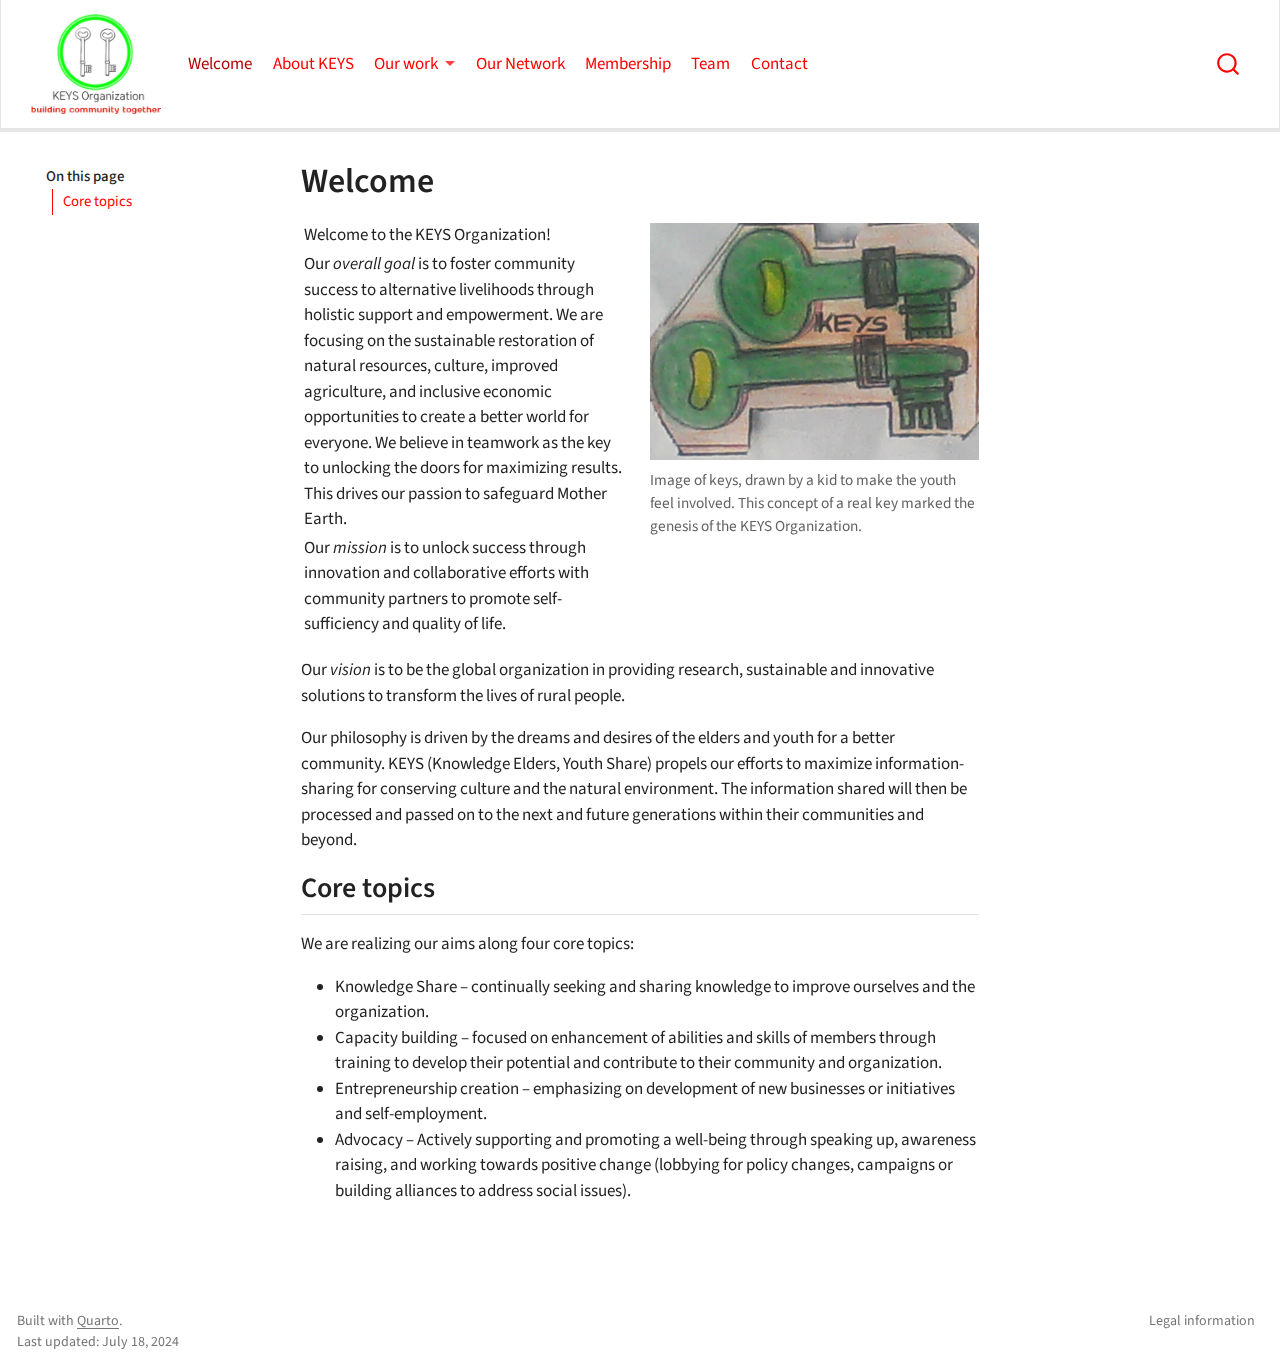
<file: index.html>
<!DOCTYPE html>
<html xmlns="http://www.w3.org/1999/xhtml" lang="en" xml:lang="en"><head>

<meta charset="utf-8">
<meta name="generator" content="quarto-1.5.55">

<meta name="viewport" content="width=device-width, initial-scale=1.0, user-scalable=yes">

<meta name="dcterms.date" content="2024-07-18">

<title>Welcome – </title>
<style>
code{white-space: pre-wrap;}
span.smallcaps{font-variant: small-caps;}
div.columns{display: flex; gap: min(4vw, 1.5em);}
div.column{flex: auto; overflow-x: auto;}
div.hanging-indent{margin-left: 1.5em; text-indent: -1.5em;}
ul.task-list{list-style: none;}
ul.task-list li input[type="checkbox"] {
  width: 0.8em;
  margin: 0 0.8em 0.2em -1em; /* quarto-specific, see https://github.com/quarto-dev/quarto-cli/issues/4556 */ 
  vertical-align: middle;
}
</style>


<script src="site_libs/quarto-nav/quarto-nav.js"></script>
<script src="site_libs/quarto-nav/headroom.min.js"></script>
<script src="site_libs/clipboard/clipboard.min.js"></script>
<script src="site_libs/quarto-search/autocomplete.umd.js"></script>
<script src="site_libs/quarto-search/fuse.min.js"></script>
<script src="site_libs/quarto-search/quarto-search.js"></script>
<meta name="quarto:offset" content="./">
<link href="./assets/img/favicons/favicon-32x32.png" rel="icon" type="image/png">
<script src="site_libs/quarto-html/quarto.js"></script>
<script src="site_libs/quarto-html/popper.min.js"></script>
<script src="site_libs/quarto-html/tippy.umd.min.js"></script>
<script src="site_libs/quarto-html/anchor.min.js"></script>
<link href="site_libs/quarto-html/tippy.css" rel="stylesheet">
<link href="site_libs/quarto-html/quarto-syntax-highlighting.css" rel="stylesheet" id="quarto-text-highlighting-styles">
<script src="site_libs/bootstrap/bootstrap.min.js"></script>
<link href="site_libs/bootstrap/bootstrap-icons.css" rel="stylesheet">
<link href="site_libs/bootstrap/bootstrap.min.css" rel="stylesheet" id="quarto-bootstrap" data-mode="light">
<script id="quarto-search-options" type="application/json">{
  "location": "navbar",
  "copy-button": false,
  "collapse-after": 3,
  "panel-placement": "end",
  "type": "overlay",
  "limit": 50,
  "keyboard-shortcut": [
    "f",
    "/",
    "s"
  ],
  "show-item-context": false,
  "language": {
    "search-no-results-text": "No results",
    "search-matching-documents-text": "matching documents",
    "search-copy-link-title": "Copy link to search",
    "search-hide-matches-text": "Hide additional matches",
    "search-more-match-text": "more match in this document",
    "search-more-matches-text": "more matches in this document",
    "search-clear-button-title": "Clear",
    "search-text-placeholder": "",
    "search-detached-cancel-button-title": "Cancel",
    "search-submit-button-title": "Submit",
    "search-label": "Search"
  }
}</script>


<link rel="stylesheet" href="styles.css">
</head>

<body class="floating nav-fixed">

<div id="quarto-search-results"></div>
  <header id="quarto-header" class="headroom fixed-top">
    <nav class="navbar navbar-expand-lg " data-bs-theme="dark">
      <div class="navbar-container container-fluid">
      <div class="navbar-brand-container mx-auto">
    <a class="navbar-brand" href="./index.html">
    <span class="navbar-title"><img src="assets/logo_text.png" height="100" alt="Logo KEYS"></span>
    </a>
  </div>
            <div id="quarto-search" class="" title="Search"></div>
          <button class="navbar-toggler" type="button" data-bs-toggle="collapse" data-bs-target="#navbarCollapse" aria-controls="navbarCollapse" role="menu" aria-expanded="false" aria-label="Toggle navigation" onclick="if (window.quartoToggleHeadroom) { window.quartoToggleHeadroom(); }">
  <span class="navbar-toggler-icon"></span>
</button>
          <div class="collapse navbar-collapse" id="navbarCollapse">
            <ul class="navbar-nav navbar-nav-scroll me-auto">
  <li class="nav-item">
    <a class="nav-link active" href="./index.html" aria-current="page"> 
<span class="menu-text">Welcome</span></a>
  </li>  
  <li class="nav-item">
    <a class="nav-link" href="./about.html"> 
<span class="menu-text">About KEYS</span></a>
  </li>  
  <li class="nav-item dropdown ">
    <a class="nav-link dropdown-toggle" href="#" id="nav-menu-our-work" role="link" data-bs-toggle="dropdown" aria-expanded="false">
 <span class="menu-text">Our work</span>
    </a>
    <ul class="dropdown-menu" aria-labelledby="nav-menu-our-work">    
        <li>
    <a class="dropdown-item" href="./work.html">
 <span class="dropdown-text">Overview</span></a>
  </li>  
        <li>
    <a class="dropdown-item" href="./work_AgainstChildMarriage.html">
 <span class="dropdown-text">Fight against child marriage</span></a>
  </li>  
    </ul>
  </li>
  <li class="nav-item">
    <a class="nav-link" href="./network.html"> 
<span class="menu-text">Our Network</span></a>
  </li>  
  <li class="nav-item">
    <a class="nav-link" href="./membership.html"> 
<span class="menu-text">Membership</span></a>
  </li>  
  <li class="nav-item">
    <a class="nav-link" href="./team.html"> 
<span class="menu-text">Team</span></a>
  </li>  
  <li class="nav-item">
    <a class="nav-link" href="./contact.html"> 
<span class="menu-text">Contact</span></a>
  </li>  
</ul>
          </div> <!-- /navcollapse -->
            <div class="quarto-navbar-tools">
</div>
      </div> <!-- /container-fluid -->
    </nav>
</header>
<!-- content -->
<div id="quarto-content" class="quarto-container page-columns page-rows-contents page-layout-article page-navbar">
<!-- sidebar -->
  <nav id="quarto-sidebar" class="sidebar collapse collapse-horizontal quarto-sidebar-collapse-item sidebar-navigation floating overflow-auto">
    <nav id="TOC" role="doc-toc" class="toc-active">
    <h2 id="toc-title">On this page</h2>
   
  <ul>
  <li><a href="#core-topics" id="toc-core-topics" class="nav-link active" data-scroll-target="#core-topics">Core topics</a></li>
  </ul>
</nav>
</nav>
<div id="quarto-sidebar-glass" class="quarto-sidebar-collapse-item" data-bs-toggle="collapse" data-bs-target=".quarto-sidebar-collapse-item"></div>
<!-- margin-sidebar -->
    <div id="quarto-margin-sidebar" class="sidebar margin-sidebar zindex-bottom">
    </div>
<!-- main -->
<main class="content" id="quarto-document-content">

<header id="title-block-header">
<h1 class="title display-7">Welcome</h1>
</header>


<div>

</div>
<div class="quarto-layout-panel" data-layout-ncol="2">
<div class="quarto-layout-row">
<div id="column-text" class="quarto-layout-cell" style="flex-basis: 50.0%;justify-content: flex-start;">
<p>Welcome to the KEYS Organization!</p>
<p>Our <em>overall goal</em> is to foster community success to alternative livelihoods through holistic support and empowerment. We are focusing on the sustainable restoration of natural resources, culture, improved agriculture, and inclusive economic opportunities to create a better world for everyone. We believe in teamwork as the key to unlocking the doors for maximizing results. This drives our passion to safeguard Mother Earth.</p>
<p>Our <em>mission</em> is to unlock success through innovation and collaborative efforts with community partners to promote self-sufficiency and quality of life.</p>
</div>
<div id="column-image" class="quarto-layout-cell" style="flex-basis: 50.0%;justify-content: flex-start;">
<div class="quarto-figure quarto-figure-center">
<figure class="figure">
<p><img src="assets/img/Keys_drawing.png" class="img-fluid figure-img" alt="Kid's drawing of two green keys that are arranged in parallel. Between the two keys is thw word 'keys' written in capitals."></p>
<figcaption>Image of keys, drawn by a kid to make the youth feel involved. This concept of a real key marked the genesis of the KEYS Organization.</figcaption>
</figure>
</div>
</div>
</div>
</div>
<p>Our <em>vision</em> is to be the global organization in providing research, sustainable and innovative solutions to transform the lives of rural people.</p>
<p>Our philosophy is driven by the dreams and desires of the elders and youth for a better community. KEYS (Knowledge Elders, Youth Share) propels our efforts to maximize information-sharing for conserving culture and the natural environment. The information shared will then be processed and passed on to the next and future generations within their communities and beyond.</p>
<section id="core-topics" class="level2">
<h2 class="anchored" data-anchor-id="core-topics">Core topics</h2>
<p>We are realizing our aims along four core topics:</p>
<ul>
<li>Knowledge Share – continually seeking and sharing knowledge to improve ourselves and the organization.</li>
<li>Capacity building – focused on enhancement of abilities and skills of members through training to develop their potential and contribute to their community and organization.</li>
<li>Entrepreneurship creation – emphasizing on development of new businesses or initiatives and self-employment.</li>
<li>Advocacy – Actively supporting and promoting a well-being through speaking up, awareness raising, and working towards positive change (lobbying for policy changes, campaigns or building alliances to address social issues).</li>
</ul>


</section>

</main> <!-- /main -->
<script id="quarto-html-after-body" type="application/javascript">
window.document.addEventListener("DOMContentLoaded", function (event) {
  const toggleBodyColorMode = (bsSheetEl) => {
    const mode = bsSheetEl.getAttribute("data-mode");
    const bodyEl = window.document.querySelector("body");
    if (mode === "dark") {
      bodyEl.classList.add("quarto-dark");
      bodyEl.classList.remove("quarto-light");
    } else {
      bodyEl.classList.add("quarto-light");
      bodyEl.classList.remove("quarto-dark");
    }
  }
  const toggleBodyColorPrimary = () => {
    const bsSheetEl = window.document.querySelector("link#quarto-bootstrap");
    if (bsSheetEl) {
      toggleBodyColorMode(bsSheetEl);
    }
  }
  toggleBodyColorPrimary();  
  const icon = "";
  const anchorJS = new window.AnchorJS();
  anchorJS.options = {
    placement: 'right',
    icon: icon
  };
  anchorJS.add('.anchored');
  const isCodeAnnotation = (el) => {
    for (const clz of el.classList) {
      if (clz.startsWith('code-annotation-')) {                     
        return true;
      }
    }
    return false;
  }
  const onCopySuccess = function(e) {
    // button target
    const button = e.trigger;
    // don't keep focus
    button.blur();
    // flash "checked"
    button.classList.add('code-copy-button-checked');
    var currentTitle = button.getAttribute("title");
    button.setAttribute("title", "Copied!");
    let tooltip;
    if (window.bootstrap) {
      button.setAttribute("data-bs-toggle", "tooltip");
      button.setAttribute("data-bs-placement", "left");
      button.setAttribute("data-bs-title", "Copied!");
      tooltip = new bootstrap.Tooltip(button, 
        { trigger: "manual", 
          customClass: "code-copy-button-tooltip",
          offset: [0, -8]});
      tooltip.show();    
    }
    setTimeout(function() {
      if (tooltip) {
        tooltip.hide();
        button.removeAttribute("data-bs-title");
        button.removeAttribute("data-bs-toggle");
        button.removeAttribute("data-bs-placement");
      }
      button.setAttribute("title", currentTitle);
      button.classList.remove('code-copy-button-checked');
    }, 1000);
    // clear code selection
    e.clearSelection();
  }
  const getTextToCopy = function(trigger) {
      const codeEl = trigger.previousElementSibling.cloneNode(true);
      for (const childEl of codeEl.children) {
        if (isCodeAnnotation(childEl)) {
          childEl.remove();
        }
      }
      return codeEl.innerText;
  }
  const clipboard = new window.ClipboardJS('.code-copy-button:not([data-in-quarto-modal])', {
    text: getTextToCopy
  });
  clipboard.on('success', onCopySuccess);
  if (window.document.getElementById('quarto-embedded-source-code-modal')) {
    // For code content inside modals, clipBoardJS needs to be initialized with a container option
    // TODO: Check when it could be a function (https://github.com/zenorocha/clipboard.js/issues/860)
    const clipboardModal = new window.ClipboardJS('.code-copy-button[data-in-quarto-modal]', {
      text: getTextToCopy,
      container: window.document.getElementById('quarto-embedded-source-code-modal')
    });
    clipboardModal.on('success', onCopySuccess);
  }
    var localhostRegex = new RegExp(/^(?:http|https):\/\/localhost\:?[0-9]*\//);
    var mailtoRegex = new RegExp(/^mailto:/);
      var filterRegex = new RegExp("https:\/\/archaeothommy\.github\.io\/KEYS");
    var isInternal = (href) => {
        return filterRegex.test(href) || localhostRegex.test(href) || mailtoRegex.test(href);
    }
    // Inspect non-navigation links and adorn them if external
 	var links = window.document.querySelectorAll('a[href]:not(.nav-link):not(.navbar-brand):not(.toc-action):not(.sidebar-link):not(.sidebar-item-toggle):not(.pagination-link):not(.no-external):not([aria-hidden]):not(.dropdown-item):not(.quarto-navigation-tool):not(.about-link)');
    for (var i=0; i<links.length; i++) {
      const link = links[i];
      if (!isInternal(link.href)) {
        // undo the damage that might have been done by quarto-nav.js in the case of
        // links that we want to consider external
        if (link.dataset.originalHref !== undefined) {
          link.href = link.dataset.originalHref;
        }
          // target, if specified
          link.setAttribute("target", "_blank");
          if (link.getAttribute("rel") === null) {
            link.setAttribute("rel", "noopener");
          }
      }
    }
  function tippyHover(el, contentFn, onTriggerFn, onUntriggerFn) {
    const config = {
      allowHTML: true,
      maxWidth: 500,
      delay: 100,
      arrow: false,
      appendTo: function(el) {
          return el.parentElement;
      },
      interactive: true,
      interactiveBorder: 10,
      theme: 'quarto',
      placement: 'bottom-start',
    };
    if (contentFn) {
      config.content = contentFn;
    }
    if (onTriggerFn) {
      config.onTrigger = onTriggerFn;
    }
    if (onUntriggerFn) {
      config.onUntrigger = onUntriggerFn;
    }
    window.tippy(el, config); 
  }
  const noterefs = window.document.querySelectorAll('a[role="doc-noteref"]');
  for (var i=0; i<noterefs.length; i++) {
    const ref = noterefs[i];
    tippyHover(ref, function() {
      // use id or data attribute instead here
      let href = ref.getAttribute('data-footnote-href') || ref.getAttribute('href');
      try { href = new URL(href).hash; } catch {}
      const id = href.replace(/^#\/?/, "");
      const note = window.document.getElementById(id);
      if (note) {
        return note.innerHTML;
      } else {
        return "";
      }
    });
  }
  const xrefs = window.document.querySelectorAll('a.quarto-xref');
  const processXRef = (id, note) => {
    // Strip column container classes
    const stripColumnClz = (el) => {
      el.classList.remove("page-full", "page-columns");
      if (el.children) {
        for (const child of el.children) {
          stripColumnClz(child);
        }
      }
    }
    stripColumnClz(note)
    if (id === null || id.startsWith('sec-')) {
      // Special case sections, only their first couple elements
      const container = document.createElement("div");
      if (note.children && note.children.length > 2) {
        container.appendChild(note.children[0].cloneNode(true));
        for (let i = 1; i < note.children.length; i++) {
          const child = note.children[i];
          if (child.tagName === "P" && child.innerText === "") {
            continue;
          } else {
            container.appendChild(child.cloneNode(true));
            break;
          }
        }
        if (window.Quarto?.typesetMath) {
          window.Quarto.typesetMath(container);
        }
        return container.innerHTML
      } else {
        if (window.Quarto?.typesetMath) {
          window.Quarto.typesetMath(note);
        }
        return note.innerHTML;
      }
    } else {
      // Remove any anchor links if they are present
      const anchorLink = note.querySelector('a.anchorjs-link');
      if (anchorLink) {
        anchorLink.remove();
      }
      if (window.Quarto?.typesetMath) {
        window.Quarto.typesetMath(note);
      }
      // TODO in 1.5, we should make sure this works without a callout special case
      if (note.classList.contains("callout")) {
        return note.outerHTML;
      } else {
        return note.innerHTML;
      }
    }
  }
  for (var i=0; i<xrefs.length; i++) {
    const xref = xrefs[i];
    tippyHover(xref, undefined, function(instance) {
      instance.disable();
      let url = xref.getAttribute('href');
      let hash = undefined; 
      if (url.startsWith('#')) {
        hash = url;
      } else {
        try { hash = new URL(url).hash; } catch {}
      }
      if (hash) {
        const id = hash.replace(/^#\/?/, "");
        const note = window.document.getElementById(id);
        if (note !== null) {
          try {
            const html = processXRef(id, note.cloneNode(true));
            instance.setContent(html);
          } finally {
            instance.enable();
            instance.show();
          }
        } else {
          // See if we can fetch this
          fetch(url.split('#')[0])
          .then(res => res.text())
          .then(html => {
            const parser = new DOMParser();
            const htmlDoc = parser.parseFromString(html, "text/html");
            const note = htmlDoc.getElementById(id);
            if (note !== null) {
              const html = processXRef(id, note);
              instance.setContent(html);
            } 
          }).finally(() => {
            instance.enable();
            instance.show();
          });
        }
      } else {
        // See if we can fetch a full url (with no hash to target)
        // This is a special case and we should probably do some content thinning / targeting
        fetch(url)
        .then(res => res.text())
        .then(html => {
          const parser = new DOMParser();
          const htmlDoc = parser.parseFromString(html, "text/html");
          const note = htmlDoc.querySelector('main.content');
          if (note !== null) {
            // This should only happen for chapter cross references
            // (since there is no id in the URL)
            // remove the first header
            if (note.children.length > 0 && note.children[0].tagName === "HEADER") {
              note.children[0].remove();
            }
            const html = processXRef(null, note);
            instance.setContent(html);
          } 
        }).finally(() => {
          instance.enable();
          instance.show();
        });
      }
    }, function(instance) {
    });
  }
      let selectedAnnoteEl;
      const selectorForAnnotation = ( cell, annotation) => {
        let cellAttr = 'data-code-cell="' + cell + '"';
        let lineAttr = 'data-code-annotation="' +  annotation + '"';
        const selector = 'span[' + cellAttr + '][' + lineAttr + ']';
        return selector;
      }
      const selectCodeLines = (annoteEl) => {
        const doc = window.document;
        const targetCell = annoteEl.getAttribute("data-target-cell");
        const targetAnnotation = annoteEl.getAttribute("data-target-annotation");
        const annoteSpan = window.document.querySelector(selectorForAnnotation(targetCell, targetAnnotation));
        const lines = annoteSpan.getAttribute("data-code-lines").split(",");
        const lineIds = lines.map((line) => {
          return targetCell + "-" + line;
        })
        let top = null;
        let height = null;
        let parent = null;
        if (lineIds.length > 0) {
            //compute the position of the single el (top and bottom and make a div)
            const el = window.document.getElementById(lineIds[0]);
            top = el.offsetTop;
            height = el.offsetHeight;
            parent = el.parentElement.parentElement;
          if (lineIds.length > 1) {
            const lastEl = window.document.getElementById(lineIds[lineIds.length - 1]);
            const bottom = lastEl.offsetTop + lastEl.offsetHeight;
            height = bottom - top;
          }
          if (top !== null && height !== null && parent !== null) {
            // cook up a div (if necessary) and position it 
            let div = window.document.getElementById("code-annotation-line-highlight");
            if (div === null) {
              div = window.document.createElement("div");
              div.setAttribute("id", "code-annotation-line-highlight");
              div.style.position = 'absolute';
              parent.appendChild(div);
            }
            div.style.top = top - 2 + "px";
            div.style.height = height + 4 + "px";
            div.style.left = 0;
            let gutterDiv = window.document.getElementById("code-annotation-line-highlight-gutter");
            if (gutterDiv === null) {
              gutterDiv = window.document.createElement("div");
              gutterDiv.setAttribute("id", "code-annotation-line-highlight-gutter");
              gutterDiv.style.position = 'absolute';
              const codeCell = window.document.getElementById(targetCell);
              const gutter = codeCell.querySelector('.code-annotation-gutter');
              gutter.appendChild(gutterDiv);
            }
            gutterDiv.style.top = top - 2 + "px";
            gutterDiv.style.height = height + 4 + "px";
          }
          selectedAnnoteEl = annoteEl;
        }
      };
      const unselectCodeLines = () => {
        const elementsIds = ["code-annotation-line-highlight", "code-annotation-line-highlight-gutter"];
        elementsIds.forEach((elId) => {
          const div = window.document.getElementById(elId);
          if (div) {
            div.remove();
          }
        });
        selectedAnnoteEl = undefined;
      };
        // Handle positioning of the toggle
    window.addEventListener(
      "resize",
      throttle(() => {
        elRect = undefined;
        if (selectedAnnoteEl) {
          selectCodeLines(selectedAnnoteEl);
        }
      }, 10)
    );
    function throttle(fn, ms) {
    let throttle = false;
    let timer;
      return (...args) => {
        if(!throttle) { // first call gets through
            fn.apply(this, args);
            throttle = true;
        } else { // all the others get throttled
            if(timer) clearTimeout(timer); // cancel #2
            timer = setTimeout(() => {
              fn.apply(this, args);
              timer = throttle = false;
            }, ms);
        }
      };
    }
      // Attach click handler to the DT
      const annoteDls = window.document.querySelectorAll('dt[data-target-cell]');
      for (const annoteDlNode of annoteDls) {
        annoteDlNode.addEventListener('click', (event) => {
          const clickedEl = event.target;
          if (clickedEl !== selectedAnnoteEl) {
            unselectCodeLines();
            const activeEl = window.document.querySelector('dt[data-target-cell].code-annotation-active');
            if (activeEl) {
              activeEl.classList.remove('code-annotation-active');
            }
            selectCodeLines(clickedEl);
            clickedEl.classList.add('code-annotation-active');
          } else {
            // Unselect the line
            unselectCodeLines();
            clickedEl.classList.remove('code-annotation-active');
          }
        });
      }
  const findCites = (el) => {
    const parentEl = el.parentElement;
    if (parentEl) {
      const cites = parentEl.dataset.cites;
      if (cites) {
        return {
          el,
          cites: cites.split(' ')
        };
      } else {
        return findCites(el.parentElement)
      }
    } else {
      return undefined;
    }
  };
  var bibliorefs = window.document.querySelectorAll('a[role="doc-biblioref"]');
  for (var i=0; i<bibliorefs.length; i++) {
    const ref = bibliorefs[i];
    const citeInfo = findCites(ref);
    if (citeInfo) {
      tippyHover(citeInfo.el, function() {
        var popup = window.document.createElement('div');
        citeInfo.cites.forEach(function(cite) {
          var citeDiv = window.document.createElement('div');
          citeDiv.classList.add('hanging-indent');
          citeDiv.classList.add('csl-entry');
          var biblioDiv = window.document.getElementById('ref-' + cite);
          if (biblioDiv) {
            citeDiv.innerHTML = biblioDiv.innerHTML;
          }
          popup.appendChild(citeDiv);
        });
        return popup.innerHTML;
      });
    }
  }
});
</script>
</div> <!-- /content -->
<footer class="footer">
  <div class="nav-footer">
    <div class="nav-footer-left">
      <ul class="footer-items list-unstyled">
    <li class="nav-item">
 Built with <a href="https://quarto.org/">Quarto</a>. <br> Last updated: July 18, 2024
  </li>  
</ul>
    </div>   
    <div class="nav-footer-center">
      &nbsp;
    </div>
    <div class="nav-footer-right">
      <ul class="footer-items list-unstyled">
    <li class="nav-item">
    <a class="nav-link" href="./legal.html">
<p>Legal information</p>
</a>
  </li>  
</ul>
    </div>
  </div>
</footer>




</body></html>
</file>
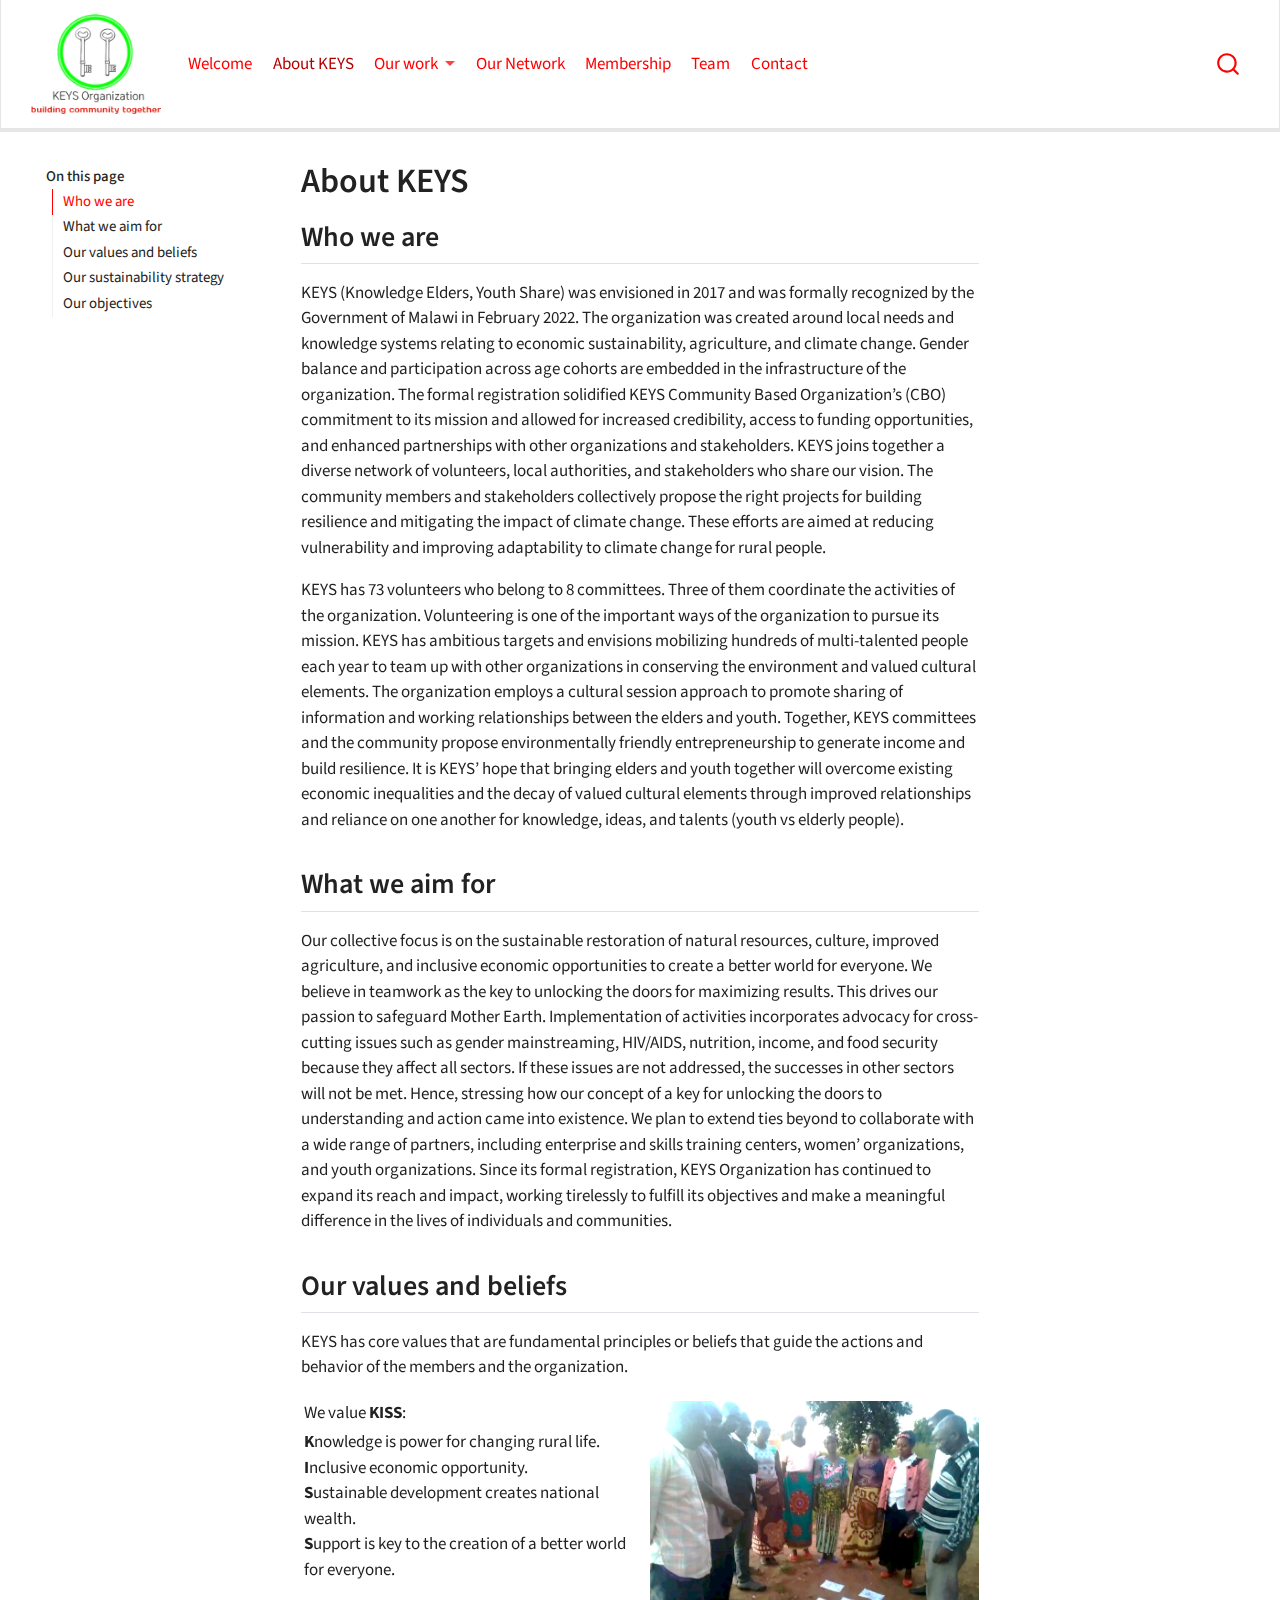
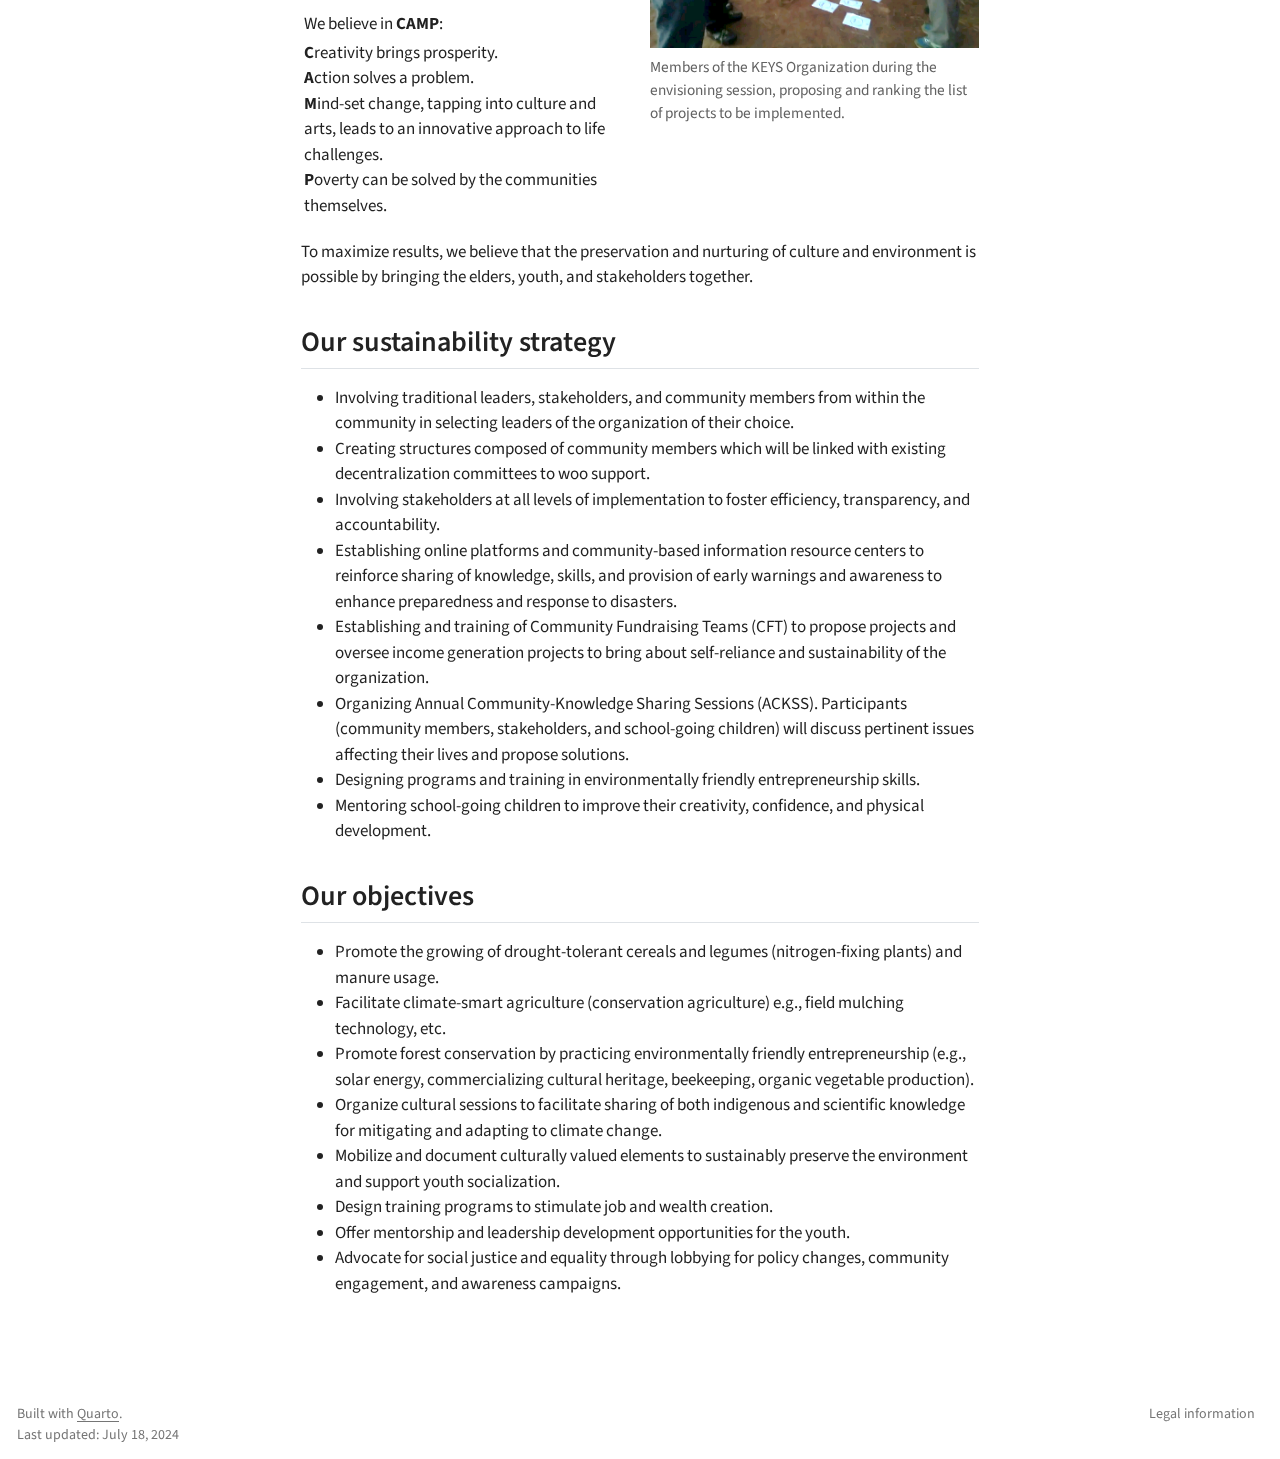
<file: about.html>
<!DOCTYPE html>
<html xmlns="http://www.w3.org/1999/xhtml" lang="en" xml:lang="en"><head>

<meta charset="utf-8">
<meta name="generator" content="quarto-1.5.55">

<meta name="viewport" content="width=device-width, initial-scale=1.0, user-scalable=yes">

<meta name="dcterms.date" content="2024-07-18">

<title>About KEYS – </title>
<style>
code{white-space: pre-wrap;}
span.smallcaps{font-variant: small-caps;}
div.columns{display: flex; gap: min(4vw, 1.5em);}
div.column{flex: auto; overflow-x: auto;}
div.hanging-indent{margin-left: 1.5em; text-indent: -1.5em;}
ul.task-list{list-style: none;}
ul.task-list li input[type="checkbox"] {
  width: 0.8em;
  margin: 0 0.8em 0.2em -1em; /* quarto-specific, see https://github.com/quarto-dev/quarto-cli/issues/4556 */ 
  vertical-align: middle;
}
</style>


<script src="site_libs/quarto-nav/quarto-nav.js"></script>
<script src="site_libs/quarto-nav/headroom.min.js"></script>
<script src="site_libs/clipboard/clipboard.min.js"></script>
<script src="site_libs/quarto-search/autocomplete.umd.js"></script>
<script src="site_libs/quarto-search/fuse.min.js"></script>
<script src="site_libs/quarto-search/quarto-search.js"></script>
<meta name="quarto:offset" content="./">
<link href="./assets/img/favicons/favicon-32x32.png" rel="icon" type="image/png">
<script src="site_libs/quarto-html/quarto.js"></script>
<script src="site_libs/quarto-html/popper.min.js"></script>
<script src="site_libs/quarto-html/tippy.umd.min.js"></script>
<script src="site_libs/quarto-html/anchor.min.js"></script>
<link href="site_libs/quarto-html/tippy.css" rel="stylesheet">
<link href="site_libs/quarto-html/quarto-syntax-highlighting.css" rel="stylesheet" id="quarto-text-highlighting-styles">
<script src="site_libs/bootstrap/bootstrap.min.js"></script>
<link href="site_libs/bootstrap/bootstrap-icons.css" rel="stylesheet">
<link href="site_libs/bootstrap/bootstrap.min.css" rel="stylesheet" id="quarto-bootstrap" data-mode="light">
<script id="quarto-search-options" type="application/json">{
  "location": "navbar",
  "copy-button": false,
  "collapse-after": 3,
  "panel-placement": "end",
  "type": "overlay",
  "limit": 50,
  "keyboard-shortcut": [
    "f",
    "/",
    "s"
  ],
  "show-item-context": false,
  "language": {
    "search-no-results-text": "No results",
    "search-matching-documents-text": "matching documents",
    "search-copy-link-title": "Copy link to search",
    "search-hide-matches-text": "Hide additional matches",
    "search-more-match-text": "more match in this document",
    "search-more-matches-text": "more matches in this document",
    "search-clear-button-title": "Clear",
    "search-text-placeholder": "",
    "search-detached-cancel-button-title": "Cancel",
    "search-submit-button-title": "Submit",
    "search-label": "Search"
  }
}</script>


<link rel="stylesheet" href="styles.css">
</head>

<body class="floating nav-fixed">

<div id="quarto-search-results"></div>
  <header id="quarto-header" class="headroom fixed-top">
    <nav class="navbar navbar-expand-lg " data-bs-theme="dark">
      <div class="navbar-container container-fluid">
      <div class="navbar-brand-container mx-auto">
    <a class="navbar-brand" href="./index.html">
    <span class="navbar-title"><img src="assets/logo_text.png" height="100" alt="Logo KEYS"></span>
    </a>
  </div>
            <div id="quarto-search" class="" title="Search"></div>
          <button class="navbar-toggler" type="button" data-bs-toggle="collapse" data-bs-target="#navbarCollapse" aria-controls="navbarCollapse" role="menu" aria-expanded="false" aria-label="Toggle navigation" onclick="if (window.quartoToggleHeadroom) { window.quartoToggleHeadroom(); }">
  <span class="navbar-toggler-icon"></span>
</button>
          <div class="collapse navbar-collapse" id="navbarCollapse">
            <ul class="navbar-nav navbar-nav-scroll me-auto">
  <li class="nav-item">
    <a class="nav-link" href="./index.html"> 
<span class="menu-text">Welcome</span></a>
  </li>  
  <li class="nav-item">
    <a class="nav-link active" href="./about.html" aria-current="page"> 
<span class="menu-text">About KEYS</span></a>
  </li>  
  <li class="nav-item dropdown ">
    <a class="nav-link dropdown-toggle" href="#" id="nav-menu-our-work" role="link" data-bs-toggle="dropdown" aria-expanded="false">
 <span class="menu-text">Our work</span>
    </a>
    <ul class="dropdown-menu" aria-labelledby="nav-menu-our-work">    
        <li>
    <a class="dropdown-item" href="./work.html">
 <span class="dropdown-text">Overview</span></a>
  </li>  
        <li>
    <a class="dropdown-item" href="./work_AgainstChildMarriage.html">
 <span class="dropdown-text">Fight against child marriage</span></a>
  </li>  
    </ul>
  </li>
  <li class="nav-item">
    <a class="nav-link" href="./network.html"> 
<span class="menu-text">Our Network</span></a>
  </li>  
  <li class="nav-item">
    <a class="nav-link" href="./membership.html"> 
<span class="menu-text">Membership</span></a>
  </li>  
  <li class="nav-item">
    <a class="nav-link" href="./team.html"> 
<span class="menu-text">Team</span></a>
  </li>  
  <li class="nav-item">
    <a class="nav-link" href="./contact.html"> 
<span class="menu-text">Contact</span></a>
  </li>  
</ul>
          </div> <!-- /navcollapse -->
            <div class="quarto-navbar-tools">
</div>
      </div> <!-- /container-fluid -->
    </nav>
</header>
<!-- content -->
<div id="quarto-content" class="quarto-container page-columns page-rows-contents page-layout-article page-navbar">
<!-- sidebar -->
  <nav id="quarto-sidebar" class="sidebar collapse collapse-horizontal quarto-sidebar-collapse-item sidebar-navigation floating overflow-auto">
    <nav id="TOC" role="doc-toc" class="toc-active">
    <h2 id="toc-title">On this page</h2>
   
  <ul>
  <li><a href="#who-we-are" id="toc-who-we-are" class="nav-link active" data-scroll-target="#who-we-are">Who we are</a></li>
  <li><a href="#what-we-aim-for" id="toc-what-we-aim-for" class="nav-link" data-scroll-target="#what-we-aim-for">What we aim for</a></li>
  <li><a href="#our-values-and-beliefs" id="toc-our-values-and-beliefs" class="nav-link" data-scroll-target="#our-values-and-beliefs">Our values and beliefs</a></li>
  <li><a href="#our-sustainability-strategy" id="toc-our-sustainability-strategy" class="nav-link" data-scroll-target="#our-sustainability-strategy">Our sustainability strategy</a></li>
  <li><a href="#our-objectives" id="toc-our-objectives" class="nav-link" data-scroll-target="#our-objectives">Our objectives</a></li>
  </ul>
</nav>
</nav>
<div id="quarto-sidebar-glass" class="quarto-sidebar-collapse-item" data-bs-toggle="collapse" data-bs-target=".quarto-sidebar-collapse-item"></div>
<!-- margin-sidebar -->
    <div id="quarto-margin-sidebar" class="sidebar margin-sidebar zindex-bottom">
    </div>
<!-- main -->
<main class="content" id="quarto-document-content">

<header id="title-block-header">
<h1 class="title display-7">About KEYS</h1>
</header>


<section id="who-we-are" class="level2">
<h2 class="anchored" data-anchor-id="who-we-are">Who we are</h2>
<p>KEYS (Knowledge Elders, Youth Share) was envisioned in 2017 and was formally recognized by the Government of Malawi in February 2022. The organization was created around local needs and knowledge systems relating to economic sustainability, agriculture, and climate change. Gender balance and participation across age cohorts are embedded in the infrastructure of the organization. The formal registration solidified KEYS Community Based Organization’s (CBO) commitment to its mission and allowed for increased credibility, access to funding opportunities, and enhanced partnerships with other organizations and stakeholders. KEYS joins together a diverse network of volunteers, local authorities, and stakeholders who share our vision. The community members and stakeholders collectively propose the right projects for building resilience and mitigating the impact of climate change. These efforts are aimed at reducing vulnerability and improving adaptability to climate change for rural people.</p>
<p>KEYS has 73 volunteers who belong to 8 committees. Three of them coordinate the activities of the organization. Volunteering is one of the important ways of the organization to pursue its mission. KEYS has ambitious targets and envisions mobilizing hundreds of multi-talented people each year to team up with other organizations in conserving the environment and valued cultural elements. The organization employs a cultural session approach to promote sharing of information and working relationships between the elders and youth. Together, KEYS committees and the community propose environmentally friendly entrepreneurship to generate income and build resilience. It is KEYS’ hope that bringing elders and youth together will overcome existing economic inequalities and the decay of valued cultural elements through improved relationships and reliance on one another for knowledge, ideas, and talents (youth vs elderly people).</p>
</section>
<section id="what-we-aim-for" class="level2">
<h2 class="anchored" data-anchor-id="what-we-aim-for">What we aim for</h2>
<p>Our collective focus is on the sustainable restoration of natural resources, culture, improved agriculture, and inclusive economic opportunities to create a better world for everyone. We believe in teamwork as the key to unlocking the doors for maximizing results. This drives our passion to safeguard Mother Earth. Implementation of activities incorporates advocacy for cross-cutting issues such as gender mainstreaming, HIV/AIDS, nutrition, income, and food security because they affect all sectors. If these issues are not addressed, the successes in other sectors will not be met. Hence, stressing how our concept of a key for unlocking the doors to understanding and action came into existence. We plan to extend ties beyond to collaborate with a wide range of partners, including enterprise and skills training centers, women’ organizations, and youth organizations. Since its formal registration, KEYS Organization has continued to expand its reach and impact, working tirelessly to fulfill its objectives and make a meaningful difference in the lives of individuals and communities.</p>
</section>
<section id="our-values-and-beliefs" class="level2">
<h2 class="anchored" data-anchor-id="our-values-and-beliefs">Our values and beliefs</h2>
<p>KEYS has core values that are fundamental principles or beliefs that guide the actions and behavior of the members and the organization.</p>
<div>

</div>
<div class="quarto-layout-panel" data-layout-ncol="2">
<div class="quarto-layout-row">
<div id="column-text" class="quarto-layout-cell" style="flex-basis: 50.0%;justify-content: flex-start;">
<p>We value <strong>KISS</strong>:</p>
<p><strong>K</strong>nowledge is power for changing rural life.<br>
<strong>I</strong>nclusive economic opportunity.<br>
<strong>S</strong>ustainable development creates national wealth.<br>
<strong>S</strong>upport is key to the creation of a better world for everyone.</p>
<p>&nbsp;<br>
We believe in <strong>CAMP</strong>:</p>
<p><strong>C</strong>reativity brings prosperity.<br>
<strong>A</strong>ction solves a problem.<br>
<strong>M</strong>ind-set change, tapping into culture and arts, leads to an innovative approach to life challenges.<br>
<strong>P</strong>overty can be solved by the communities themselves.</p>
</div>
<div id="column-image" class="quarto-layout-cell" style="flex-basis: 50.0%;justify-content: flex-start;">
<div class="quarto-figure quarto-figure-center">
<figure class="figure">
<p><img src="assets/img/Meeting.png" class="img-fluid figure-img" alt="A group of person, standing in a half circle outside around several sheets of paper layed out on the ground."></p>
<figcaption>Members of the KEYS Organization during the envisioning session, proposing and ranking the list of projects to be implemented.</figcaption>
</figure>
</div>
</div>
</div>
</div>
<p>To maximize results, we believe that the preservation and nurturing of culture and environment is possible by bringing the elders, youth, and stakeholders together.</p>
</section>
<section id="our-sustainability-strategy" class="level2">
<h2 class="anchored" data-anchor-id="our-sustainability-strategy">Our sustainability strategy</h2>
<ul>
<li>Involving traditional leaders, stakeholders, and community members from within the community in selecting leaders of the organization of their choice.</li>
<li>Creating structures composed of community members which will be linked with existing decentralization committees to woo support.</li>
<li>Involving stakeholders at all levels of implementation to foster efficiency, transparency, and accountability.</li>
<li>Establishing online platforms and community-based information resource centers to reinforce sharing of knowledge, skills, and provision of early warnings and awareness to enhance preparedness and response to disasters.</li>
<li>Establishing and training of Community Fundraising Teams (CFT) to propose projects and oversee income generation projects to bring about self-reliance and sustainability of the organization.</li>
<li>Organizing Annual Community-Knowledge Sharing Sessions (ACKSS). Participants (community members, stakeholders, and school-going children) will discuss pertinent issues affecting their lives and propose solutions.</li>
<li>Designing programs and training in environmentally friendly entrepreneurship skills.</li>
<li>Mentoring school-going children to improve their creativity, confidence, and physical development.</li>
</ul>
</section>
<section id="our-objectives" class="level2">
<h2 class="anchored" data-anchor-id="our-objectives">Our objectives</h2>
<ul>
<li>Promote the growing of drought-tolerant cereals and legumes (nitrogen-fixing plants) and manure usage.</li>
<li>Facilitate climate-smart agriculture (conservation agriculture) e.g., field mulching technology, etc.</li>
<li>Promote forest conservation by practicing environmentally friendly entrepreneurship (e.g., solar energy, commercializing cultural heritage, beekeeping, organic vegetable production).</li>
<li>Organize cultural sessions to facilitate sharing of both indigenous and scientific knowledge for mitigating and adapting to climate change.</li>
<li>Mobilize and document culturally valued elements to sustainably preserve the environment and support youth socialization.</li>
<li>Design training programs to stimulate job and wealth creation.</li>
<li>Offer mentorship and leadership development opportunities for the youth.</li>
<li>Advocate for social justice and equality through lobbying for policy changes, community engagement, and awareness campaigns.</li>
</ul>


</section>

</main> <!-- /main -->
<script id="quarto-html-after-body" type="application/javascript">
window.document.addEventListener("DOMContentLoaded", function (event) {
  const toggleBodyColorMode = (bsSheetEl) => {
    const mode = bsSheetEl.getAttribute("data-mode");
    const bodyEl = window.document.querySelector("body");
    if (mode === "dark") {
      bodyEl.classList.add("quarto-dark");
      bodyEl.classList.remove("quarto-light");
    } else {
      bodyEl.classList.add("quarto-light");
      bodyEl.classList.remove("quarto-dark");
    }
  }
  const toggleBodyColorPrimary = () => {
    const bsSheetEl = window.document.querySelector("link#quarto-bootstrap");
    if (bsSheetEl) {
      toggleBodyColorMode(bsSheetEl);
    }
  }
  toggleBodyColorPrimary();  
  const icon = "";
  const anchorJS = new window.AnchorJS();
  anchorJS.options = {
    placement: 'right',
    icon: icon
  };
  anchorJS.add('.anchored');
  const isCodeAnnotation = (el) => {
    for (const clz of el.classList) {
      if (clz.startsWith('code-annotation-')) {                     
        return true;
      }
    }
    return false;
  }
  const onCopySuccess = function(e) {
    // button target
    const button = e.trigger;
    // don't keep focus
    button.blur();
    // flash "checked"
    button.classList.add('code-copy-button-checked');
    var currentTitle = button.getAttribute("title");
    button.setAttribute("title", "Copied!");
    let tooltip;
    if (window.bootstrap) {
      button.setAttribute("data-bs-toggle", "tooltip");
      button.setAttribute("data-bs-placement", "left");
      button.setAttribute("data-bs-title", "Copied!");
      tooltip = new bootstrap.Tooltip(button, 
        { trigger: "manual", 
          customClass: "code-copy-button-tooltip",
          offset: [0, -8]});
      tooltip.show();    
    }
    setTimeout(function() {
      if (tooltip) {
        tooltip.hide();
        button.removeAttribute("data-bs-title");
        button.removeAttribute("data-bs-toggle");
        button.removeAttribute("data-bs-placement");
      }
      button.setAttribute("title", currentTitle);
      button.classList.remove('code-copy-button-checked');
    }, 1000);
    // clear code selection
    e.clearSelection();
  }
  const getTextToCopy = function(trigger) {
      const codeEl = trigger.previousElementSibling.cloneNode(true);
      for (const childEl of codeEl.children) {
        if (isCodeAnnotation(childEl)) {
          childEl.remove();
        }
      }
      return codeEl.innerText;
  }
  const clipboard = new window.ClipboardJS('.code-copy-button:not([data-in-quarto-modal])', {
    text: getTextToCopy
  });
  clipboard.on('success', onCopySuccess);
  if (window.document.getElementById('quarto-embedded-source-code-modal')) {
    // For code content inside modals, clipBoardJS needs to be initialized with a container option
    // TODO: Check when it could be a function (https://github.com/zenorocha/clipboard.js/issues/860)
    const clipboardModal = new window.ClipboardJS('.code-copy-button[data-in-quarto-modal]', {
      text: getTextToCopy,
      container: window.document.getElementById('quarto-embedded-source-code-modal')
    });
    clipboardModal.on('success', onCopySuccess);
  }
    var localhostRegex = new RegExp(/^(?:http|https):\/\/localhost\:?[0-9]*\//);
    var mailtoRegex = new RegExp(/^mailto:/);
      var filterRegex = new RegExp("https:\/\/archaeothommy\.github\.io\/KEYS");
    var isInternal = (href) => {
        return filterRegex.test(href) || localhostRegex.test(href) || mailtoRegex.test(href);
    }
    // Inspect non-navigation links and adorn them if external
 	var links = window.document.querySelectorAll('a[href]:not(.nav-link):not(.navbar-brand):not(.toc-action):not(.sidebar-link):not(.sidebar-item-toggle):not(.pagination-link):not(.no-external):not([aria-hidden]):not(.dropdown-item):not(.quarto-navigation-tool):not(.about-link)');
    for (var i=0; i<links.length; i++) {
      const link = links[i];
      if (!isInternal(link.href)) {
        // undo the damage that might have been done by quarto-nav.js in the case of
        // links that we want to consider external
        if (link.dataset.originalHref !== undefined) {
          link.href = link.dataset.originalHref;
        }
          // target, if specified
          link.setAttribute("target", "_blank");
          if (link.getAttribute("rel") === null) {
            link.setAttribute("rel", "noopener");
          }
      }
    }
  function tippyHover(el, contentFn, onTriggerFn, onUntriggerFn) {
    const config = {
      allowHTML: true,
      maxWidth: 500,
      delay: 100,
      arrow: false,
      appendTo: function(el) {
          return el.parentElement;
      },
      interactive: true,
      interactiveBorder: 10,
      theme: 'quarto',
      placement: 'bottom-start',
    };
    if (contentFn) {
      config.content = contentFn;
    }
    if (onTriggerFn) {
      config.onTrigger = onTriggerFn;
    }
    if (onUntriggerFn) {
      config.onUntrigger = onUntriggerFn;
    }
    window.tippy(el, config); 
  }
  const noterefs = window.document.querySelectorAll('a[role="doc-noteref"]');
  for (var i=0; i<noterefs.length; i++) {
    const ref = noterefs[i];
    tippyHover(ref, function() {
      // use id or data attribute instead here
      let href = ref.getAttribute('data-footnote-href') || ref.getAttribute('href');
      try { href = new URL(href).hash; } catch {}
      const id = href.replace(/^#\/?/, "");
      const note = window.document.getElementById(id);
      if (note) {
        return note.innerHTML;
      } else {
        return "";
      }
    });
  }
  const xrefs = window.document.querySelectorAll('a.quarto-xref');
  const processXRef = (id, note) => {
    // Strip column container classes
    const stripColumnClz = (el) => {
      el.classList.remove("page-full", "page-columns");
      if (el.children) {
        for (const child of el.children) {
          stripColumnClz(child);
        }
      }
    }
    stripColumnClz(note)
    if (id === null || id.startsWith('sec-')) {
      // Special case sections, only their first couple elements
      const container = document.createElement("div");
      if (note.children && note.children.length > 2) {
        container.appendChild(note.children[0].cloneNode(true));
        for (let i = 1; i < note.children.length; i++) {
          const child = note.children[i];
          if (child.tagName === "P" && child.innerText === "") {
            continue;
          } else {
            container.appendChild(child.cloneNode(true));
            break;
          }
        }
        if (window.Quarto?.typesetMath) {
          window.Quarto.typesetMath(container);
        }
        return container.innerHTML
      } else {
        if (window.Quarto?.typesetMath) {
          window.Quarto.typesetMath(note);
        }
        return note.innerHTML;
      }
    } else {
      // Remove any anchor links if they are present
      const anchorLink = note.querySelector('a.anchorjs-link');
      if (anchorLink) {
        anchorLink.remove();
      }
      if (window.Quarto?.typesetMath) {
        window.Quarto.typesetMath(note);
      }
      // TODO in 1.5, we should make sure this works without a callout special case
      if (note.classList.contains("callout")) {
        return note.outerHTML;
      } else {
        return note.innerHTML;
      }
    }
  }
  for (var i=0; i<xrefs.length; i++) {
    const xref = xrefs[i];
    tippyHover(xref, undefined, function(instance) {
      instance.disable();
      let url = xref.getAttribute('href');
      let hash = undefined; 
      if (url.startsWith('#')) {
        hash = url;
      } else {
        try { hash = new URL(url).hash; } catch {}
      }
      if (hash) {
        const id = hash.replace(/^#\/?/, "");
        const note = window.document.getElementById(id);
        if (note !== null) {
          try {
            const html = processXRef(id, note.cloneNode(true));
            instance.setContent(html);
          } finally {
            instance.enable();
            instance.show();
          }
        } else {
          // See if we can fetch this
          fetch(url.split('#')[0])
          .then(res => res.text())
          .then(html => {
            const parser = new DOMParser();
            const htmlDoc = parser.parseFromString(html, "text/html");
            const note = htmlDoc.getElementById(id);
            if (note !== null) {
              const html = processXRef(id, note);
              instance.setContent(html);
            } 
          }).finally(() => {
            instance.enable();
            instance.show();
          });
        }
      } else {
        // See if we can fetch a full url (with no hash to target)
        // This is a special case and we should probably do some content thinning / targeting
        fetch(url)
        .then(res => res.text())
        .then(html => {
          const parser = new DOMParser();
          const htmlDoc = parser.parseFromString(html, "text/html");
          const note = htmlDoc.querySelector('main.content');
          if (note !== null) {
            // This should only happen for chapter cross references
            // (since there is no id in the URL)
            // remove the first header
            if (note.children.length > 0 && note.children[0].tagName === "HEADER") {
              note.children[0].remove();
            }
            const html = processXRef(null, note);
            instance.setContent(html);
          } 
        }).finally(() => {
          instance.enable();
          instance.show();
        });
      }
    }, function(instance) {
    });
  }
      let selectedAnnoteEl;
      const selectorForAnnotation = ( cell, annotation) => {
        let cellAttr = 'data-code-cell="' + cell + '"';
        let lineAttr = 'data-code-annotation="' +  annotation + '"';
        const selector = 'span[' + cellAttr + '][' + lineAttr + ']';
        return selector;
      }
      const selectCodeLines = (annoteEl) => {
        const doc = window.document;
        const targetCell = annoteEl.getAttribute("data-target-cell");
        const targetAnnotation = annoteEl.getAttribute("data-target-annotation");
        const annoteSpan = window.document.querySelector(selectorForAnnotation(targetCell, targetAnnotation));
        const lines = annoteSpan.getAttribute("data-code-lines").split(",");
        const lineIds = lines.map((line) => {
          return targetCell + "-" + line;
        })
        let top = null;
        let height = null;
        let parent = null;
        if (lineIds.length > 0) {
            //compute the position of the single el (top and bottom and make a div)
            const el = window.document.getElementById(lineIds[0]);
            top = el.offsetTop;
            height = el.offsetHeight;
            parent = el.parentElement.parentElement;
          if (lineIds.length > 1) {
            const lastEl = window.document.getElementById(lineIds[lineIds.length - 1]);
            const bottom = lastEl.offsetTop + lastEl.offsetHeight;
            height = bottom - top;
          }
          if (top !== null && height !== null && parent !== null) {
            // cook up a div (if necessary) and position it 
            let div = window.document.getElementById("code-annotation-line-highlight");
            if (div === null) {
              div = window.document.createElement("div");
              div.setAttribute("id", "code-annotation-line-highlight");
              div.style.position = 'absolute';
              parent.appendChild(div);
            }
            div.style.top = top - 2 + "px";
            div.style.height = height + 4 + "px";
            div.style.left = 0;
            let gutterDiv = window.document.getElementById("code-annotation-line-highlight-gutter");
            if (gutterDiv === null) {
              gutterDiv = window.document.createElement("div");
              gutterDiv.setAttribute("id", "code-annotation-line-highlight-gutter");
              gutterDiv.style.position = 'absolute';
              const codeCell = window.document.getElementById(targetCell);
              const gutter = codeCell.querySelector('.code-annotation-gutter');
              gutter.appendChild(gutterDiv);
            }
            gutterDiv.style.top = top - 2 + "px";
            gutterDiv.style.height = height + 4 + "px";
          }
          selectedAnnoteEl = annoteEl;
        }
      };
      const unselectCodeLines = () => {
        const elementsIds = ["code-annotation-line-highlight", "code-annotation-line-highlight-gutter"];
        elementsIds.forEach((elId) => {
          const div = window.document.getElementById(elId);
          if (div) {
            div.remove();
          }
        });
        selectedAnnoteEl = undefined;
      };
        // Handle positioning of the toggle
    window.addEventListener(
      "resize",
      throttle(() => {
        elRect = undefined;
        if (selectedAnnoteEl) {
          selectCodeLines(selectedAnnoteEl);
        }
      }, 10)
    );
    function throttle(fn, ms) {
    let throttle = false;
    let timer;
      return (...args) => {
        if(!throttle) { // first call gets through
            fn.apply(this, args);
            throttle = true;
        } else { // all the others get throttled
            if(timer) clearTimeout(timer); // cancel #2
            timer = setTimeout(() => {
              fn.apply(this, args);
              timer = throttle = false;
            }, ms);
        }
      };
    }
      // Attach click handler to the DT
      const annoteDls = window.document.querySelectorAll('dt[data-target-cell]');
      for (const annoteDlNode of annoteDls) {
        annoteDlNode.addEventListener('click', (event) => {
          const clickedEl = event.target;
          if (clickedEl !== selectedAnnoteEl) {
            unselectCodeLines();
            const activeEl = window.document.querySelector('dt[data-target-cell].code-annotation-active');
            if (activeEl) {
              activeEl.classList.remove('code-annotation-active');
            }
            selectCodeLines(clickedEl);
            clickedEl.classList.add('code-annotation-active');
          } else {
            // Unselect the line
            unselectCodeLines();
            clickedEl.classList.remove('code-annotation-active');
          }
        });
      }
  const findCites = (el) => {
    const parentEl = el.parentElement;
    if (parentEl) {
      const cites = parentEl.dataset.cites;
      if (cites) {
        return {
          el,
          cites: cites.split(' ')
        };
      } else {
        return findCites(el.parentElement)
      }
    } else {
      return undefined;
    }
  };
  var bibliorefs = window.document.querySelectorAll('a[role="doc-biblioref"]');
  for (var i=0; i<bibliorefs.length; i++) {
    const ref = bibliorefs[i];
    const citeInfo = findCites(ref);
    if (citeInfo) {
      tippyHover(citeInfo.el, function() {
        var popup = window.document.createElement('div');
        citeInfo.cites.forEach(function(cite) {
          var citeDiv = window.document.createElement('div');
          citeDiv.classList.add('hanging-indent');
          citeDiv.classList.add('csl-entry');
          var biblioDiv = window.document.getElementById('ref-' + cite);
          if (biblioDiv) {
            citeDiv.innerHTML = biblioDiv.innerHTML;
          }
          popup.appendChild(citeDiv);
        });
        return popup.innerHTML;
      });
    }
  }
});
</script>
</div> <!-- /content -->
<footer class="footer">
  <div class="nav-footer">
    <div class="nav-footer-left">
      <ul class="footer-items list-unstyled">
    <li class="nav-item">
 Built with <a href="https://quarto.org/">Quarto</a>. <br> Last updated: July 18, 2024
  </li>  
</ul>
    </div>   
    <div class="nav-footer-center">
      &nbsp;
    </div>
    <div class="nav-footer-right">
      <ul class="footer-items list-unstyled">
    <li class="nav-item">
    <a class="nav-link" href="./legal.html">
<p>Legal information</p>
</a>
  </li>  
</ul>
    </div>
  </div>
</footer>




</body></html>
</file>
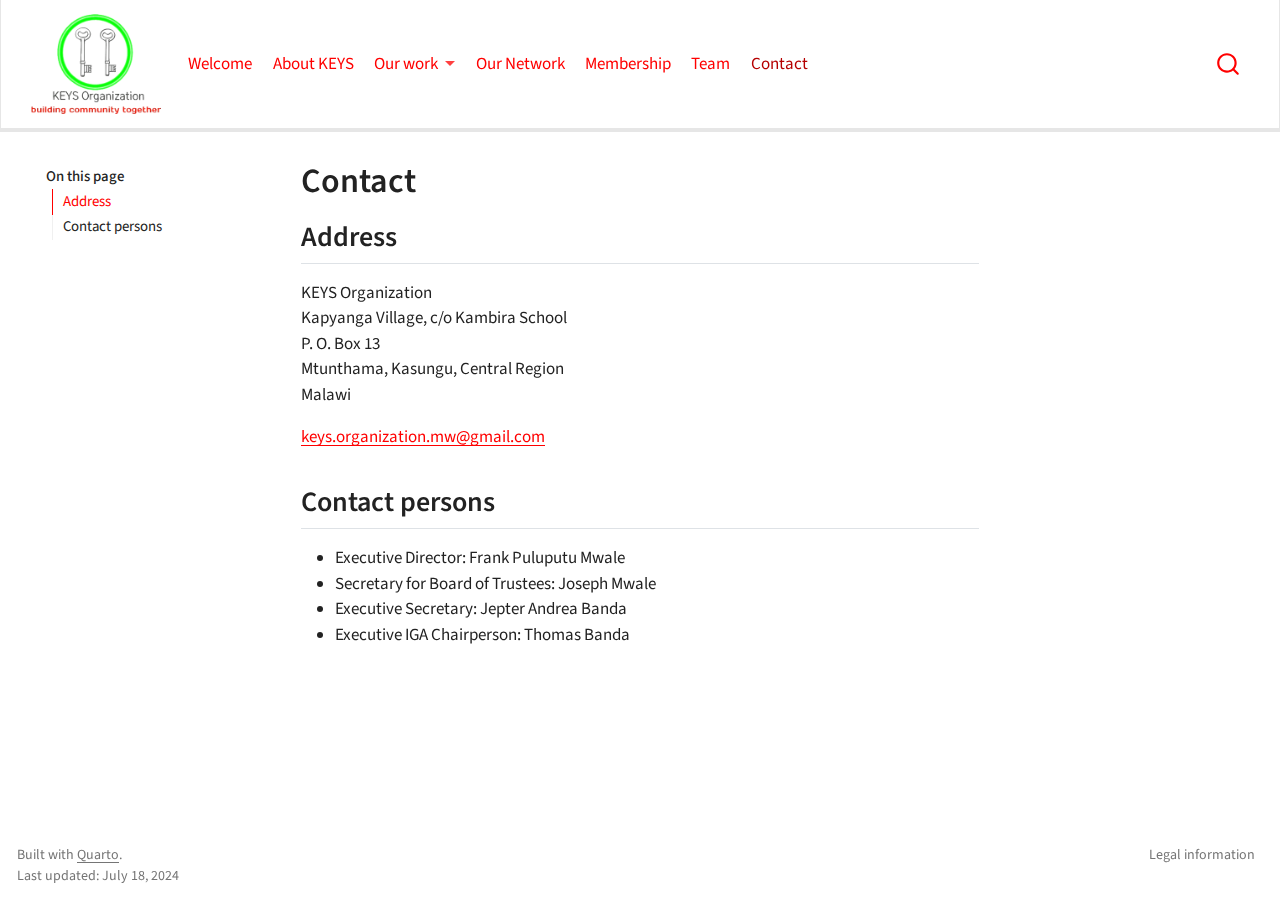
<file: contact.html>
<!DOCTYPE html>
<html xmlns="http://www.w3.org/1999/xhtml" lang="en" xml:lang="en"><head>

<meta charset="utf-8">
<meta name="generator" content="quarto-1.5.55">

<meta name="viewport" content="width=device-width, initial-scale=1.0, user-scalable=yes">

<meta name="dcterms.date" content="2024-07-18">

<title>Contact – </title>
<style>
code{white-space: pre-wrap;}
span.smallcaps{font-variant: small-caps;}
div.columns{display: flex; gap: min(4vw, 1.5em);}
div.column{flex: auto; overflow-x: auto;}
div.hanging-indent{margin-left: 1.5em; text-indent: -1.5em;}
ul.task-list{list-style: none;}
ul.task-list li input[type="checkbox"] {
  width: 0.8em;
  margin: 0 0.8em 0.2em -1em; /* quarto-specific, see https://github.com/quarto-dev/quarto-cli/issues/4556 */ 
  vertical-align: middle;
}
</style>


<script src="site_libs/quarto-nav/quarto-nav.js"></script>
<script src="site_libs/quarto-nav/headroom.min.js"></script>
<script src="site_libs/clipboard/clipboard.min.js"></script>
<script src="site_libs/quarto-search/autocomplete.umd.js"></script>
<script src="site_libs/quarto-search/fuse.min.js"></script>
<script src="site_libs/quarto-search/quarto-search.js"></script>
<meta name="quarto:offset" content="./">
<link href="./assets/img/favicons/favicon-32x32.png" rel="icon" type="image/png">
<script src="site_libs/quarto-html/quarto.js"></script>
<script src="site_libs/quarto-html/popper.min.js"></script>
<script src="site_libs/quarto-html/tippy.umd.min.js"></script>
<script src="site_libs/quarto-html/anchor.min.js"></script>
<link href="site_libs/quarto-html/tippy.css" rel="stylesheet">
<link href="site_libs/quarto-html/quarto-syntax-highlighting.css" rel="stylesheet" id="quarto-text-highlighting-styles">
<script src="site_libs/bootstrap/bootstrap.min.js"></script>
<link href="site_libs/bootstrap/bootstrap-icons.css" rel="stylesheet">
<link href="site_libs/bootstrap/bootstrap.min.css" rel="stylesheet" id="quarto-bootstrap" data-mode="light">
<script id="quarto-search-options" type="application/json">{
  "location": "navbar",
  "copy-button": false,
  "collapse-after": 3,
  "panel-placement": "end",
  "type": "overlay",
  "limit": 50,
  "keyboard-shortcut": [
    "f",
    "/",
    "s"
  ],
  "show-item-context": false,
  "language": {
    "search-no-results-text": "No results",
    "search-matching-documents-text": "matching documents",
    "search-copy-link-title": "Copy link to search",
    "search-hide-matches-text": "Hide additional matches",
    "search-more-match-text": "more match in this document",
    "search-more-matches-text": "more matches in this document",
    "search-clear-button-title": "Clear",
    "search-text-placeholder": "",
    "search-detached-cancel-button-title": "Cancel",
    "search-submit-button-title": "Submit",
    "search-label": "Search"
  }
}</script>


<link rel="stylesheet" href="styles.css">
</head>

<body class="floating nav-fixed">

<div id="quarto-search-results"></div>
  <header id="quarto-header" class="headroom fixed-top">
    <nav class="navbar navbar-expand-lg " data-bs-theme="dark">
      <div class="navbar-container container-fluid">
      <div class="navbar-brand-container mx-auto">
    <a class="navbar-brand" href="./index.html">
    <span class="navbar-title"><img src="assets/logo_text.png" height="100" alt="Logo KEYS"></span>
    </a>
  </div>
            <div id="quarto-search" class="" title="Search"></div>
          <button class="navbar-toggler" type="button" data-bs-toggle="collapse" data-bs-target="#navbarCollapse" aria-controls="navbarCollapse" role="menu" aria-expanded="false" aria-label="Toggle navigation" onclick="if (window.quartoToggleHeadroom) { window.quartoToggleHeadroom(); }">
  <span class="navbar-toggler-icon"></span>
</button>
          <div class="collapse navbar-collapse" id="navbarCollapse">
            <ul class="navbar-nav navbar-nav-scroll me-auto">
  <li class="nav-item">
    <a class="nav-link" href="./index.html"> 
<span class="menu-text">Welcome</span></a>
  </li>  
  <li class="nav-item">
    <a class="nav-link" href="./about.html"> 
<span class="menu-text">About KEYS</span></a>
  </li>  
  <li class="nav-item dropdown ">
    <a class="nav-link dropdown-toggle" href="#" id="nav-menu-our-work" role="link" data-bs-toggle="dropdown" aria-expanded="false">
 <span class="menu-text">Our work</span>
    </a>
    <ul class="dropdown-menu" aria-labelledby="nav-menu-our-work">    
        <li>
    <a class="dropdown-item" href="./work.html">
 <span class="dropdown-text">Overview</span></a>
  </li>  
        <li>
    <a class="dropdown-item" href="./work_AgainstChildMarriage.html">
 <span class="dropdown-text">Fight against child marriage</span></a>
  </li>  
    </ul>
  </li>
  <li class="nav-item">
    <a class="nav-link" href="./network.html"> 
<span class="menu-text">Our Network</span></a>
  </li>  
  <li class="nav-item">
    <a class="nav-link" href="./membership.html"> 
<span class="menu-text">Membership</span></a>
  </li>  
  <li class="nav-item">
    <a class="nav-link" href="./team.html"> 
<span class="menu-text">Team</span></a>
  </li>  
  <li class="nav-item">
    <a class="nav-link active" href="./contact.html" aria-current="page"> 
<span class="menu-text">Contact</span></a>
  </li>  
</ul>
          </div> <!-- /navcollapse -->
            <div class="quarto-navbar-tools">
</div>
      </div> <!-- /container-fluid -->
    </nav>
</header>
<!-- content -->
<div id="quarto-content" class="quarto-container page-columns page-rows-contents page-layout-article page-navbar">
<!-- sidebar -->
  <nav id="quarto-sidebar" class="sidebar collapse collapse-horizontal quarto-sidebar-collapse-item sidebar-navigation floating overflow-auto">
    <nav id="TOC" role="doc-toc" class="toc-active">
    <h2 id="toc-title">On this page</h2>
   
  <ul>
  <li><a href="#address" id="toc-address" class="nav-link active" data-scroll-target="#address">Address</a></li>
  <li><a href="#contact-persons" id="toc-contact-persons" class="nav-link" data-scroll-target="#contact-persons">Contact persons</a></li>
  </ul>
</nav>
</nav>
<div id="quarto-sidebar-glass" class="quarto-sidebar-collapse-item" data-bs-toggle="collapse" data-bs-target=".quarto-sidebar-collapse-item"></div>
<!-- margin-sidebar -->
    <div id="quarto-margin-sidebar" class="sidebar margin-sidebar zindex-bottom">
    </div>
<!-- main -->
<main class="content" id="quarto-document-content">

<header id="title-block-header">
<h1 class="title display-7">Contact</h1>
</header>


<section id="address" class="level2">
<h2 class="anchored" data-anchor-id="address">Address</h2>
<p>KEYS Organization<br>
Kapyanga Village, c/o Kambira School<br>
P. O. Box 13<br>
Mtunthama, Kasungu, Central Region<br>
Malawi</p>
<p><script type="text/javascript">
<!--
h='&#x67;&#x6d;&#x61;&#x69;&#108;&#46;&#x63;&#x6f;&#x6d;';a='&#64;';n='&#x6b;&#x65;&#x79;&#x73;&#46;&#x6f;&#114;&#x67;&#x61;&#110;&#x69;&#122;&#x61;&#116;&#x69;&#x6f;&#110;&#46;&#x6d;&#x77;';e=n+a+h;
document.write('<a h'+'ref'+'="ma'+'ilto'+':'+e+'" clas'+'s="em' + 'ail">'+e+'<\/'+'a'+'>');
// -->
</script><noscript>keys.organization.mw at gmail dot com</noscript></p>
</section>
<section id="contact-persons" class="level2">
<h2 class="anchored" data-anchor-id="contact-persons">Contact persons</h2>
<ul>
<li>Executive Director: Frank Puluputu Mwale</li>
<li>Secretary for Board of Trustees: Joseph Mwale</li>
<li>Executive Secretary: Jepter Andrea Banda</li>
<li>Executive IGA Chairperson: Thomas Banda</li>
</ul>


</section>

</main> <!-- /main -->
<script id="quarto-html-after-body" type="application/javascript">
window.document.addEventListener("DOMContentLoaded", function (event) {
  const toggleBodyColorMode = (bsSheetEl) => {
    const mode = bsSheetEl.getAttribute("data-mode");
    const bodyEl = window.document.querySelector("body");
    if (mode === "dark") {
      bodyEl.classList.add("quarto-dark");
      bodyEl.classList.remove("quarto-light");
    } else {
      bodyEl.classList.add("quarto-light");
      bodyEl.classList.remove("quarto-dark");
    }
  }
  const toggleBodyColorPrimary = () => {
    const bsSheetEl = window.document.querySelector("link#quarto-bootstrap");
    if (bsSheetEl) {
      toggleBodyColorMode(bsSheetEl);
    }
  }
  toggleBodyColorPrimary();  
  const icon = "";
  const anchorJS = new window.AnchorJS();
  anchorJS.options = {
    placement: 'right',
    icon: icon
  };
  anchorJS.add('.anchored');
  const isCodeAnnotation = (el) => {
    for (const clz of el.classList) {
      if (clz.startsWith('code-annotation-')) {                     
        return true;
      }
    }
    return false;
  }
  const onCopySuccess = function(e) {
    // button target
    const button = e.trigger;
    // don't keep focus
    button.blur();
    // flash "checked"
    button.classList.add('code-copy-button-checked');
    var currentTitle = button.getAttribute("title");
    button.setAttribute("title", "Copied!");
    let tooltip;
    if (window.bootstrap) {
      button.setAttribute("data-bs-toggle", "tooltip");
      button.setAttribute("data-bs-placement", "left");
      button.setAttribute("data-bs-title", "Copied!");
      tooltip = new bootstrap.Tooltip(button, 
        { trigger: "manual", 
          customClass: "code-copy-button-tooltip",
          offset: [0, -8]});
      tooltip.show();    
    }
    setTimeout(function() {
      if (tooltip) {
        tooltip.hide();
        button.removeAttribute("data-bs-title");
        button.removeAttribute("data-bs-toggle");
        button.removeAttribute("data-bs-placement");
      }
      button.setAttribute("title", currentTitle);
      button.classList.remove('code-copy-button-checked');
    }, 1000);
    // clear code selection
    e.clearSelection();
  }
  const getTextToCopy = function(trigger) {
      const codeEl = trigger.previousElementSibling.cloneNode(true);
      for (const childEl of codeEl.children) {
        if (isCodeAnnotation(childEl)) {
          childEl.remove();
        }
      }
      return codeEl.innerText;
  }
  const clipboard = new window.ClipboardJS('.code-copy-button:not([data-in-quarto-modal])', {
    text: getTextToCopy
  });
  clipboard.on('success', onCopySuccess);
  if (window.document.getElementById('quarto-embedded-source-code-modal')) {
    // For code content inside modals, clipBoardJS needs to be initialized with a container option
    // TODO: Check when it could be a function (https://github.com/zenorocha/clipboard.js/issues/860)
    const clipboardModal = new window.ClipboardJS('.code-copy-button[data-in-quarto-modal]', {
      text: getTextToCopy,
      container: window.document.getElementById('quarto-embedded-source-code-modal')
    });
    clipboardModal.on('success', onCopySuccess);
  }
    var localhostRegex = new RegExp(/^(?:http|https):\/\/localhost\:?[0-9]*\//);
    var mailtoRegex = new RegExp(/^mailto:/);
      var filterRegex = new RegExp("https:\/\/archaeothommy\.github\.io\/KEYS");
    var isInternal = (href) => {
        return filterRegex.test(href) || localhostRegex.test(href) || mailtoRegex.test(href);
    }
    // Inspect non-navigation links and adorn them if external
 	var links = window.document.querySelectorAll('a[href]:not(.nav-link):not(.navbar-brand):not(.toc-action):not(.sidebar-link):not(.sidebar-item-toggle):not(.pagination-link):not(.no-external):not([aria-hidden]):not(.dropdown-item):not(.quarto-navigation-tool):not(.about-link)');
    for (var i=0; i<links.length; i++) {
      const link = links[i];
      if (!isInternal(link.href)) {
        // undo the damage that might have been done by quarto-nav.js in the case of
        // links that we want to consider external
        if (link.dataset.originalHref !== undefined) {
          link.href = link.dataset.originalHref;
        }
          // target, if specified
          link.setAttribute("target", "_blank");
          if (link.getAttribute("rel") === null) {
            link.setAttribute("rel", "noopener");
          }
      }
    }
  function tippyHover(el, contentFn, onTriggerFn, onUntriggerFn) {
    const config = {
      allowHTML: true,
      maxWidth: 500,
      delay: 100,
      arrow: false,
      appendTo: function(el) {
          return el.parentElement;
      },
      interactive: true,
      interactiveBorder: 10,
      theme: 'quarto',
      placement: 'bottom-start',
    };
    if (contentFn) {
      config.content = contentFn;
    }
    if (onTriggerFn) {
      config.onTrigger = onTriggerFn;
    }
    if (onUntriggerFn) {
      config.onUntrigger = onUntriggerFn;
    }
    window.tippy(el, config); 
  }
  const noterefs = window.document.querySelectorAll('a[role="doc-noteref"]');
  for (var i=0; i<noterefs.length; i++) {
    const ref = noterefs[i];
    tippyHover(ref, function() {
      // use id or data attribute instead here
      let href = ref.getAttribute('data-footnote-href') || ref.getAttribute('href');
      try { href = new URL(href).hash; } catch {}
      const id = href.replace(/^#\/?/, "");
      const note = window.document.getElementById(id);
      if (note) {
        return note.innerHTML;
      } else {
        return "";
      }
    });
  }
  const xrefs = window.document.querySelectorAll('a.quarto-xref');
  const processXRef = (id, note) => {
    // Strip column container classes
    const stripColumnClz = (el) => {
      el.classList.remove("page-full", "page-columns");
      if (el.children) {
        for (const child of el.children) {
          stripColumnClz(child);
        }
      }
    }
    stripColumnClz(note)
    if (id === null || id.startsWith('sec-')) {
      // Special case sections, only their first couple elements
      const container = document.createElement("div");
      if (note.children && note.children.length > 2) {
        container.appendChild(note.children[0].cloneNode(true));
        for (let i = 1; i < note.children.length; i++) {
          const child = note.children[i];
          if (child.tagName === "P" && child.innerText === "") {
            continue;
          } else {
            container.appendChild(child.cloneNode(true));
            break;
          }
        }
        if (window.Quarto?.typesetMath) {
          window.Quarto.typesetMath(container);
        }
        return container.innerHTML
      } else {
        if (window.Quarto?.typesetMath) {
          window.Quarto.typesetMath(note);
        }
        return note.innerHTML;
      }
    } else {
      // Remove any anchor links if they are present
      const anchorLink = note.querySelector('a.anchorjs-link');
      if (anchorLink) {
        anchorLink.remove();
      }
      if (window.Quarto?.typesetMath) {
        window.Quarto.typesetMath(note);
      }
      // TODO in 1.5, we should make sure this works without a callout special case
      if (note.classList.contains("callout")) {
        return note.outerHTML;
      } else {
        return note.innerHTML;
      }
    }
  }
  for (var i=0; i<xrefs.length; i++) {
    const xref = xrefs[i];
    tippyHover(xref, undefined, function(instance) {
      instance.disable();
      let url = xref.getAttribute('href');
      let hash = undefined; 
      if (url.startsWith('#')) {
        hash = url;
      } else {
        try { hash = new URL(url).hash; } catch {}
      }
      if (hash) {
        const id = hash.replace(/^#\/?/, "");
        const note = window.document.getElementById(id);
        if (note !== null) {
          try {
            const html = processXRef(id, note.cloneNode(true));
            instance.setContent(html);
          } finally {
            instance.enable();
            instance.show();
          }
        } else {
          // See if we can fetch this
          fetch(url.split('#')[0])
          .then(res => res.text())
          .then(html => {
            const parser = new DOMParser();
            const htmlDoc = parser.parseFromString(html, "text/html");
            const note = htmlDoc.getElementById(id);
            if (note !== null) {
              const html = processXRef(id, note);
              instance.setContent(html);
            } 
          }).finally(() => {
            instance.enable();
            instance.show();
          });
        }
      } else {
        // See if we can fetch a full url (with no hash to target)
        // This is a special case and we should probably do some content thinning / targeting
        fetch(url)
        .then(res => res.text())
        .then(html => {
          const parser = new DOMParser();
          const htmlDoc = parser.parseFromString(html, "text/html");
          const note = htmlDoc.querySelector('main.content');
          if (note !== null) {
            // This should only happen for chapter cross references
            // (since there is no id in the URL)
            // remove the first header
            if (note.children.length > 0 && note.children[0].tagName === "HEADER") {
              note.children[0].remove();
            }
            const html = processXRef(null, note);
            instance.setContent(html);
          } 
        }).finally(() => {
          instance.enable();
          instance.show();
        });
      }
    }, function(instance) {
    });
  }
      let selectedAnnoteEl;
      const selectorForAnnotation = ( cell, annotation) => {
        let cellAttr = 'data-code-cell="' + cell + '"';
        let lineAttr = 'data-code-annotation="' +  annotation + '"';
        const selector = 'span[' + cellAttr + '][' + lineAttr + ']';
        return selector;
      }
      const selectCodeLines = (annoteEl) => {
        const doc = window.document;
        const targetCell = annoteEl.getAttribute("data-target-cell");
        const targetAnnotation = annoteEl.getAttribute("data-target-annotation");
        const annoteSpan = window.document.querySelector(selectorForAnnotation(targetCell, targetAnnotation));
        const lines = annoteSpan.getAttribute("data-code-lines").split(",");
        const lineIds = lines.map((line) => {
          return targetCell + "-" + line;
        })
        let top = null;
        let height = null;
        let parent = null;
        if (lineIds.length > 0) {
            //compute the position of the single el (top and bottom and make a div)
            const el = window.document.getElementById(lineIds[0]);
            top = el.offsetTop;
            height = el.offsetHeight;
            parent = el.parentElement.parentElement;
          if (lineIds.length > 1) {
            const lastEl = window.document.getElementById(lineIds[lineIds.length - 1]);
            const bottom = lastEl.offsetTop + lastEl.offsetHeight;
            height = bottom - top;
          }
          if (top !== null && height !== null && parent !== null) {
            // cook up a div (if necessary) and position it 
            let div = window.document.getElementById("code-annotation-line-highlight");
            if (div === null) {
              div = window.document.createElement("div");
              div.setAttribute("id", "code-annotation-line-highlight");
              div.style.position = 'absolute';
              parent.appendChild(div);
            }
            div.style.top = top - 2 + "px";
            div.style.height = height + 4 + "px";
            div.style.left = 0;
            let gutterDiv = window.document.getElementById("code-annotation-line-highlight-gutter");
            if (gutterDiv === null) {
              gutterDiv = window.document.createElement("div");
              gutterDiv.setAttribute("id", "code-annotation-line-highlight-gutter");
              gutterDiv.style.position = 'absolute';
              const codeCell = window.document.getElementById(targetCell);
              const gutter = codeCell.querySelector('.code-annotation-gutter');
              gutter.appendChild(gutterDiv);
            }
            gutterDiv.style.top = top - 2 + "px";
            gutterDiv.style.height = height + 4 + "px";
          }
          selectedAnnoteEl = annoteEl;
        }
      };
      const unselectCodeLines = () => {
        const elementsIds = ["code-annotation-line-highlight", "code-annotation-line-highlight-gutter"];
        elementsIds.forEach((elId) => {
          const div = window.document.getElementById(elId);
          if (div) {
            div.remove();
          }
        });
        selectedAnnoteEl = undefined;
      };
        // Handle positioning of the toggle
    window.addEventListener(
      "resize",
      throttle(() => {
        elRect = undefined;
        if (selectedAnnoteEl) {
          selectCodeLines(selectedAnnoteEl);
        }
      }, 10)
    );
    function throttle(fn, ms) {
    let throttle = false;
    let timer;
      return (...args) => {
        if(!throttle) { // first call gets through
            fn.apply(this, args);
            throttle = true;
        } else { // all the others get throttled
            if(timer) clearTimeout(timer); // cancel #2
            timer = setTimeout(() => {
              fn.apply(this, args);
              timer = throttle = false;
            }, ms);
        }
      };
    }
      // Attach click handler to the DT
      const annoteDls = window.document.querySelectorAll('dt[data-target-cell]');
      for (const annoteDlNode of annoteDls) {
        annoteDlNode.addEventListener('click', (event) => {
          const clickedEl = event.target;
          if (clickedEl !== selectedAnnoteEl) {
            unselectCodeLines();
            const activeEl = window.document.querySelector('dt[data-target-cell].code-annotation-active');
            if (activeEl) {
              activeEl.classList.remove('code-annotation-active');
            }
            selectCodeLines(clickedEl);
            clickedEl.classList.add('code-annotation-active');
          } else {
            // Unselect the line
            unselectCodeLines();
            clickedEl.classList.remove('code-annotation-active');
          }
        });
      }
  const findCites = (el) => {
    const parentEl = el.parentElement;
    if (parentEl) {
      const cites = parentEl.dataset.cites;
      if (cites) {
        return {
          el,
          cites: cites.split(' ')
        };
      } else {
        return findCites(el.parentElement)
      }
    } else {
      return undefined;
    }
  };
  var bibliorefs = window.document.querySelectorAll('a[role="doc-biblioref"]');
  for (var i=0; i<bibliorefs.length; i++) {
    const ref = bibliorefs[i];
    const citeInfo = findCites(ref);
    if (citeInfo) {
      tippyHover(citeInfo.el, function() {
        var popup = window.document.createElement('div');
        citeInfo.cites.forEach(function(cite) {
          var citeDiv = window.document.createElement('div');
          citeDiv.classList.add('hanging-indent');
          citeDiv.classList.add('csl-entry');
          var biblioDiv = window.document.getElementById('ref-' + cite);
          if (biblioDiv) {
            citeDiv.innerHTML = biblioDiv.innerHTML;
          }
          popup.appendChild(citeDiv);
        });
        return popup.innerHTML;
      });
    }
  }
});
</script>
</div> <!-- /content -->
<footer class="footer">
  <div class="nav-footer">
    <div class="nav-footer-left">
      <ul class="footer-items list-unstyled">
    <li class="nav-item">
 Built with <a href="https://quarto.org/">Quarto</a>. <br> Last updated: July 18, 2024
  </li>  
</ul>
    </div>   
    <div class="nav-footer-center">
      &nbsp;
    </div>
    <div class="nav-footer-right">
      <ul class="footer-items list-unstyled">
    <li class="nav-item">
    <a class="nav-link" href="./legal.html">
<p>Legal information</p>
</a>
  </li>  
</ul>
    </div>
  </div>
</footer>




</body></html>
</file>
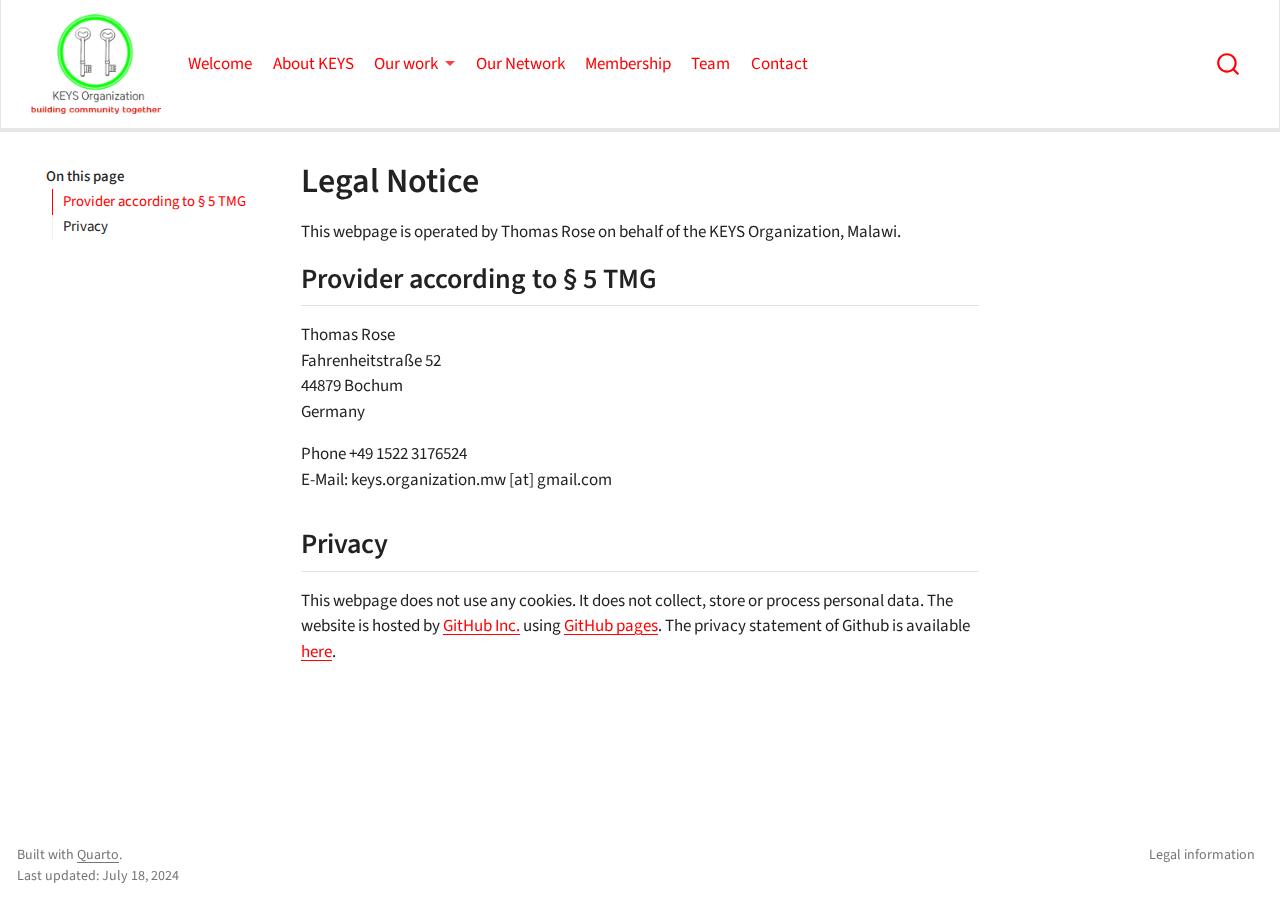
<file: legal.html>
<!DOCTYPE html>
<html xmlns="http://www.w3.org/1999/xhtml" lang="en" xml:lang="en"><head>

<meta charset="utf-8">
<meta name="generator" content="quarto-1.5.55">

<meta name="viewport" content="width=device-width, initial-scale=1.0, user-scalable=yes">

<meta name="dcterms.date" content="2024-07-18">

<title>Legal Notice – </title>
<style>
code{white-space: pre-wrap;}
span.smallcaps{font-variant: small-caps;}
div.columns{display: flex; gap: min(4vw, 1.5em);}
div.column{flex: auto; overflow-x: auto;}
div.hanging-indent{margin-left: 1.5em; text-indent: -1.5em;}
ul.task-list{list-style: none;}
ul.task-list li input[type="checkbox"] {
  width: 0.8em;
  margin: 0 0.8em 0.2em -1em; /* quarto-specific, see https://github.com/quarto-dev/quarto-cli/issues/4556 */ 
  vertical-align: middle;
}
</style>


<script src="site_libs/quarto-nav/quarto-nav.js"></script>
<script src="site_libs/quarto-nav/headroom.min.js"></script>
<script src="site_libs/clipboard/clipboard.min.js"></script>
<script src="site_libs/quarto-search/autocomplete.umd.js"></script>
<script src="site_libs/quarto-search/fuse.min.js"></script>
<script src="site_libs/quarto-search/quarto-search.js"></script>
<meta name="quarto:offset" content="./">
<link href="./assets/img/favicons/favicon-32x32.png" rel="icon" type="image/png">
<script src="site_libs/quarto-html/quarto.js"></script>
<script src="site_libs/quarto-html/popper.min.js"></script>
<script src="site_libs/quarto-html/tippy.umd.min.js"></script>
<script src="site_libs/quarto-html/anchor.min.js"></script>
<link href="site_libs/quarto-html/tippy.css" rel="stylesheet">
<link href="site_libs/quarto-html/quarto-syntax-highlighting.css" rel="stylesheet" id="quarto-text-highlighting-styles">
<script src="site_libs/bootstrap/bootstrap.min.js"></script>
<link href="site_libs/bootstrap/bootstrap-icons.css" rel="stylesheet">
<link href="site_libs/bootstrap/bootstrap.min.css" rel="stylesheet" id="quarto-bootstrap" data-mode="light">
<script id="quarto-search-options" type="application/json">{
  "location": "navbar",
  "copy-button": false,
  "collapse-after": 3,
  "panel-placement": "end",
  "type": "overlay",
  "limit": 50,
  "keyboard-shortcut": [
    "f",
    "/",
    "s"
  ],
  "show-item-context": false,
  "language": {
    "search-no-results-text": "No results",
    "search-matching-documents-text": "matching documents",
    "search-copy-link-title": "Copy link to search",
    "search-hide-matches-text": "Hide additional matches",
    "search-more-match-text": "more match in this document",
    "search-more-matches-text": "more matches in this document",
    "search-clear-button-title": "Clear",
    "search-text-placeholder": "",
    "search-detached-cancel-button-title": "Cancel",
    "search-submit-button-title": "Submit",
    "search-label": "Search"
  }
}</script>


<link rel="stylesheet" href="styles.css">
</head>

<body class="floating nav-fixed">

<div id="quarto-search-results"></div>
  <header id="quarto-header" class="headroom fixed-top">
    <nav class="navbar navbar-expand-lg " data-bs-theme="dark">
      <div class="navbar-container container-fluid">
      <div class="navbar-brand-container mx-auto">
    <a class="navbar-brand" href="./index.html">
    <span class="navbar-title"><img src="assets/logo_text.png" height="100" alt="Logo KEYS"></span>
    </a>
  </div>
            <div id="quarto-search" class="" title="Search"></div>
          <button class="navbar-toggler" type="button" data-bs-toggle="collapse" data-bs-target="#navbarCollapse" aria-controls="navbarCollapse" role="menu" aria-expanded="false" aria-label="Toggle navigation" onclick="if (window.quartoToggleHeadroom) { window.quartoToggleHeadroom(); }">
  <span class="navbar-toggler-icon"></span>
</button>
          <div class="collapse navbar-collapse" id="navbarCollapse">
            <ul class="navbar-nav navbar-nav-scroll me-auto">
  <li class="nav-item">
    <a class="nav-link" href="./index.html"> 
<span class="menu-text">Welcome</span></a>
  </li>  
  <li class="nav-item">
    <a class="nav-link" href="./about.html"> 
<span class="menu-text">About KEYS</span></a>
  </li>  
  <li class="nav-item dropdown ">
    <a class="nav-link dropdown-toggle" href="#" id="nav-menu-our-work" role="link" data-bs-toggle="dropdown" aria-expanded="false">
 <span class="menu-text">Our work</span>
    </a>
    <ul class="dropdown-menu" aria-labelledby="nav-menu-our-work">    
        <li>
    <a class="dropdown-item" href="./work.html">
 <span class="dropdown-text">Overview</span></a>
  </li>  
        <li>
    <a class="dropdown-item" href="./work_AgainstChildMarriage.html">
 <span class="dropdown-text">Fight against child marriage</span></a>
  </li>  
    </ul>
  </li>
  <li class="nav-item">
    <a class="nav-link" href="./network.html"> 
<span class="menu-text">Our Network</span></a>
  </li>  
  <li class="nav-item">
    <a class="nav-link" href="./membership.html"> 
<span class="menu-text">Membership</span></a>
  </li>  
  <li class="nav-item">
    <a class="nav-link" href="./team.html"> 
<span class="menu-text">Team</span></a>
  </li>  
  <li class="nav-item">
    <a class="nav-link" href="./contact.html"> 
<span class="menu-text">Contact</span></a>
  </li>  
</ul>
          </div> <!-- /navcollapse -->
            <div class="quarto-navbar-tools">
</div>
      </div> <!-- /container-fluid -->
    </nav>
</header>
<!-- content -->
<div id="quarto-content" class="quarto-container page-columns page-rows-contents page-layout-article page-navbar">
<!-- sidebar -->
  <nav id="quarto-sidebar" class="sidebar collapse collapse-horizontal quarto-sidebar-collapse-item sidebar-navigation floating overflow-auto">
    <nav id="TOC" role="doc-toc" class="toc-active">
    <h2 id="toc-title">On this page</h2>
   
  <ul>
  <li><a href="#provider-according-to-5-tmg" id="toc-provider-according-to-5-tmg" class="nav-link active" data-scroll-target="#provider-according-to-5-tmg">Provider according to § 5 TMG</a></li>
  <li><a href="#privacy" id="toc-privacy" class="nav-link" data-scroll-target="#privacy">Privacy</a></li>
  </ul>
</nav>
</nav>
<div id="quarto-sidebar-glass" class="quarto-sidebar-collapse-item" data-bs-toggle="collapse" data-bs-target=".quarto-sidebar-collapse-item"></div>
<!-- margin-sidebar -->
    <div id="quarto-margin-sidebar" class="sidebar margin-sidebar zindex-bottom">
    </div>
<!-- main -->
<main class="content" id="quarto-document-content">

<header id="title-block-header">
<h1 class="title display-7">Legal Notice</h1>
</header>


<p>This webpage is operated by Thomas Rose on behalf of the KEYS Organization, Malawi.</p>
<section id="provider-according-to-5-tmg" class="level2">
<h2 class="anchored" data-anchor-id="provider-according-to-5-tmg">Provider according to § 5 TMG</h2>
<p>Thomas Rose<br>
Fahrenheitstraße 52<br>
44879 Bochum<br>
Germany</p>
<p>Phone +49 1522 3176524<br>
E-Mail: keys.organization.mw [at] gmail.com</p>
</section>
<section id="privacy" class="level2">
<h2 class="anchored" data-anchor-id="privacy">Privacy</h2>
<p>This webpage does not use any cookies. It does not collect, store or process personal data. The website is hosted by <a href="https://github.com/">GitHub Inc.</a> using <a href="https://docs.github.com/en/pages/getting-started-with-github-pages/about-github-pages">GitHub pages</a>. The privacy statement of Github is available <a href="https://docs.github.com/en/site-policy/privacy-policies/github-privacy-statement">here</a>.</p>


</section>

</main> <!-- /main -->
<script id="quarto-html-after-body" type="application/javascript">
window.document.addEventListener("DOMContentLoaded", function (event) {
  const toggleBodyColorMode = (bsSheetEl) => {
    const mode = bsSheetEl.getAttribute("data-mode");
    const bodyEl = window.document.querySelector("body");
    if (mode === "dark") {
      bodyEl.classList.add("quarto-dark");
      bodyEl.classList.remove("quarto-light");
    } else {
      bodyEl.classList.add("quarto-light");
      bodyEl.classList.remove("quarto-dark");
    }
  }
  const toggleBodyColorPrimary = () => {
    const bsSheetEl = window.document.querySelector("link#quarto-bootstrap");
    if (bsSheetEl) {
      toggleBodyColorMode(bsSheetEl);
    }
  }
  toggleBodyColorPrimary();  
  const icon = "";
  const anchorJS = new window.AnchorJS();
  anchorJS.options = {
    placement: 'right',
    icon: icon
  };
  anchorJS.add('.anchored');
  const isCodeAnnotation = (el) => {
    for (const clz of el.classList) {
      if (clz.startsWith('code-annotation-')) {                     
        return true;
      }
    }
    return false;
  }
  const onCopySuccess = function(e) {
    // button target
    const button = e.trigger;
    // don't keep focus
    button.blur();
    // flash "checked"
    button.classList.add('code-copy-button-checked');
    var currentTitle = button.getAttribute("title");
    button.setAttribute("title", "Copied!");
    let tooltip;
    if (window.bootstrap) {
      button.setAttribute("data-bs-toggle", "tooltip");
      button.setAttribute("data-bs-placement", "left");
      button.setAttribute("data-bs-title", "Copied!");
      tooltip = new bootstrap.Tooltip(button, 
        { trigger: "manual", 
          customClass: "code-copy-button-tooltip",
          offset: [0, -8]});
      tooltip.show();    
    }
    setTimeout(function() {
      if (tooltip) {
        tooltip.hide();
        button.removeAttribute("data-bs-title");
        button.removeAttribute("data-bs-toggle");
        button.removeAttribute("data-bs-placement");
      }
      button.setAttribute("title", currentTitle);
      button.classList.remove('code-copy-button-checked');
    }, 1000);
    // clear code selection
    e.clearSelection();
  }
  const getTextToCopy = function(trigger) {
      const codeEl = trigger.previousElementSibling.cloneNode(true);
      for (const childEl of codeEl.children) {
        if (isCodeAnnotation(childEl)) {
          childEl.remove();
        }
      }
      return codeEl.innerText;
  }
  const clipboard = new window.ClipboardJS('.code-copy-button:not([data-in-quarto-modal])', {
    text: getTextToCopy
  });
  clipboard.on('success', onCopySuccess);
  if (window.document.getElementById('quarto-embedded-source-code-modal')) {
    // For code content inside modals, clipBoardJS needs to be initialized with a container option
    // TODO: Check when it could be a function (https://github.com/zenorocha/clipboard.js/issues/860)
    const clipboardModal = new window.ClipboardJS('.code-copy-button[data-in-quarto-modal]', {
      text: getTextToCopy,
      container: window.document.getElementById('quarto-embedded-source-code-modal')
    });
    clipboardModal.on('success', onCopySuccess);
  }
    var localhostRegex = new RegExp(/^(?:http|https):\/\/localhost\:?[0-9]*\//);
    var mailtoRegex = new RegExp(/^mailto:/);
      var filterRegex = new RegExp("https:\/\/archaeothommy\.github\.io\/KEYS");
    var isInternal = (href) => {
        return filterRegex.test(href) || localhostRegex.test(href) || mailtoRegex.test(href);
    }
    // Inspect non-navigation links and adorn them if external
 	var links = window.document.querySelectorAll('a[href]:not(.nav-link):not(.navbar-brand):not(.toc-action):not(.sidebar-link):not(.sidebar-item-toggle):not(.pagination-link):not(.no-external):not([aria-hidden]):not(.dropdown-item):not(.quarto-navigation-tool):not(.about-link)');
    for (var i=0; i<links.length; i++) {
      const link = links[i];
      if (!isInternal(link.href)) {
        // undo the damage that might have been done by quarto-nav.js in the case of
        // links that we want to consider external
        if (link.dataset.originalHref !== undefined) {
          link.href = link.dataset.originalHref;
        }
          // target, if specified
          link.setAttribute("target", "_blank");
          if (link.getAttribute("rel") === null) {
            link.setAttribute("rel", "noopener");
          }
      }
    }
  function tippyHover(el, contentFn, onTriggerFn, onUntriggerFn) {
    const config = {
      allowHTML: true,
      maxWidth: 500,
      delay: 100,
      arrow: false,
      appendTo: function(el) {
          return el.parentElement;
      },
      interactive: true,
      interactiveBorder: 10,
      theme: 'quarto',
      placement: 'bottom-start',
    };
    if (contentFn) {
      config.content = contentFn;
    }
    if (onTriggerFn) {
      config.onTrigger = onTriggerFn;
    }
    if (onUntriggerFn) {
      config.onUntrigger = onUntriggerFn;
    }
    window.tippy(el, config); 
  }
  const noterefs = window.document.querySelectorAll('a[role="doc-noteref"]');
  for (var i=0; i<noterefs.length; i++) {
    const ref = noterefs[i];
    tippyHover(ref, function() {
      // use id or data attribute instead here
      let href = ref.getAttribute('data-footnote-href') || ref.getAttribute('href');
      try { href = new URL(href).hash; } catch {}
      const id = href.replace(/^#\/?/, "");
      const note = window.document.getElementById(id);
      if (note) {
        return note.innerHTML;
      } else {
        return "";
      }
    });
  }
  const xrefs = window.document.querySelectorAll('a.quarto-xref');
  const processXRef = (id, note) => {
    // Strip column container classes
    const stripColumnClz = (el) => {
      el.classList.remove("page-full", "page-columns");
      if (el.children) {
        for (const child of el.children) {
          stripColumnClz(child);
        }
      }
    }
    stripColumnClz(note)
    if (id === null || id.startsWith('sec-')) {
      // Special case sections, only their first couple elements
      const container = document.createElement("div");
      if (note.children && note.children.length > 2) {
        container.appendChild(note.children[0].cloneNode(true));
        for (let i = 1; i < note.children.length; i++) {
          const child = note.children[i];
          if (child.tagName === "P" && child.innerText === "") {
            continue;
          } else {
            container.appendChild(child.cloneNode(true));
            break;
          }
        }
        if (window.Quarto?.typesetMath) {
          window.Quarto.typesetMath(container);
        }
        return container.innerHTML
      } else {
        if (window.Quarto?.typesetMath) {
          window.Quarto.typesetMath(note);
        }
        return note.innerHTML;
      }
    } else {
      // Remove any anchor links if they are present
      const anchorLink = note.querySelector('a.anchorjs-link');
      if (anchorLink) {
        anchorLink.remove();
      }
      if (window.Quarto?.typesetMath) {
        window.Quarto.typesetMath(note);
      }
      // TODO in 1.5, we should make sure this works without a callout special case
      if (note.classList.contains("callout")) {
        return note.outerHTML;
      } else {
        return note.innerHTML;
      }
    }
  }
  for (var i=0; i<xrefs.length; i++) {
    const xref = xrefs[i];
    tippyHover(xref, undefined, function(instance) {
      instance.disable();
      let url = xref.getAttribute('href');
      let hash = undefined; 
      if (url.startsWith('#')) {
        hash = url;
      } else {
        try { hash = new URL(url).hash; } catch {}
      }
      if (hash) {
        const id = hash.replace(/^#\/?/, "");
        const note = window.document.getElementById(id);
        if (note !== null) {
          try {
            const html = processXRef(id, note.cloneNode(true));
            instance.setContent(html);
          } finally {
            instance.enable();
            instance.show();
          }
        } else {
          // See if we can fetch this
          fetch(url.split('#')[0])
          .then(res => res.text())
          .then(html => {
            const parser = new DOMParser();
            const htmlDoc = parser.parseFromString(html, "text/html");
            const note = htmlDoc.getElementById(id);
            if (note !== null) {
              const html = processXRef(id, note);
              instance.setContent(html);
            } 
          }).finally(() => {
            instance.enable();
            instance.show();
          });
        }
      } else {
        // See if we can fetch a full url (with no hash to target)
        // This is a special case and we should probably do some content thinning / targeting
        fetch(url)
        .then(res => res.text())
        .then(html => {
          const parser = new DOMParser();
          const htmlDoc = parser.parseFromString(html, "text/html");
          const note = htmlDoc.querySelector('main.content');
          if (note !== null) {
            // This should only happen for chapter cross references
            // (since there is no id in the URL)
            // remove the first header
            if (note.children.length > 0 && note.children[0].tagName === "HEADER") {
              note.children[0].remove();
            }
            const html = processXRef(null, note);
            instance.setContent(html);
          } 
        }).finally(() => {
          instance.enable();
          instance.show();
        });
      }
    }, function(instance) {
    });
  }
      let selectedAnnoteEl;
      const selectorForAnnotation = ( cell, annotation) => {
        let cellAttr = 'data-code-cell="' + cell + '"';
        let lineAttr = 'data-code-annotation="' +  annotation + '"';
        const selector = 'span[' + cellAttr + '][' + lineAttr + ']';
        return selector;
      }
      const selectCodeLines = (annoteEl) => {
        const doc = window.document;
        const targetCell = annoteEl.getAttribute("data-target-cell");
        const targetAnnotation = annoteEl.getAttribute("data-target-annotation");
        const annoteSpan = window.document.querySelector(selectorForAnnotation(targetCell, targetAnnotation));
        const lines = annoteSpan.getAttribute("data-code-lines").split(",");
        const lineIds = lines.map((line) => {
          return targetCell + "-" + line;
        })
        let top = null;
        let height = null;
        let parent = null;
        if (lineIds.length > 0) {
            //compute the position of the single el (top and bottom and make a div)
            const el = window.document.getElementById(lineIds[0]);
            top = el.offsetTop;
            height = el.offsetHeight;
            parent = el.parentElement.parentElement;
          if (lineIds.length > 1) {
            const lastEl = window.document.getElementById(lineIds[lineIds.length - 1]);
            const bottom = lastEl.offsetTop + lastEl.offsetHeight;
            height = bottom - top;
          }
          if (top !== null && height !== null && parent !== null) {
            // cook up a div (if necessary) and position it 
            let div = window.document.getElementById("code-annotation-line-highlight");
            if (div === null) {
              div = window.document.createElement("div");
              div.setAttribute("id", "code-annotation-line-highlight");
              div.style.position = 'absolute';
              parent.appendChild(div);
            }
            div.style.top = top - 2 + "px";
            div.style.height = height + 4 + "px";
            div.style.left = 0;
            let gutterDiv = window.document.getElementById("code-annotation-line-highlight-gutter");
            if (gutterDiv === null) {
              gutterDiv = window.document.createElement("div");
              gutterDiv.setAttribute("id", "code-annotation-line-highlight-gutter");
              gutterDiv.style.position = 'absolute';
              const codeCell = window.document.getElementById(targetCell);
              const gutter = codeCell.querySelector('.code-annotation-gutter');
              gutter.appendChild(gutterDiv);
            }
            gutterDiv.style.top = top - 2 + "px";
            gutterDiv.style.height = height + 4 + "px";
          }
          selectedAnnoteEl = annoteEl;
        }
      };
      const unselectCodeLines = () => {
        const elementsIds = ["code-annotation-line-highlight", "code-annotation-line-highlight-gutter"];
        elementsIds.forEach((elId) => {
          const div = window.document.getElementById(elId);
          if (div) {
            div.remove();
          }
        });
        selectedAnnoteEl = undefined;
      };
        // Handle positioning of the toggle
    window.addEventListener(
      "resize",
      throttle(() => {
        elRect = undefined;
        if (selectedAnnoteEl) {
          selectCodeLines(selectedAnnoteEl);
        }
      }, 10)
    );
    function throttle(fn, ms) {
    let throttle = false;
    let timer;
      return (...args) => {
        if(!throttle) { // first call gets through
            fn.apply(this, args);
            throttle = true;
        } else { // all the others get throttled
            if(timer) clearTimeout(timer); // cancel #2
            timer = setTimeout(() => {
              fn.apply(this, args);
              timer = throttle = false;
            }, ms);
        }
      };
    }
      // Attach click handler to the DT
      const annoteDls = window.document.querySelectorAll('dt[data-target-cell]');
      for (const annoteDlNode of annoteDls) {
        annoteDlNode.addEventListener('click', (event) => {
          const clickedEl = event.target;
          if (clickedEl !== selectedAnnoteEl) {
            unselectCodeLines();
            const activeEl = window.document.querySelector('dt[data-target-cell].code-annotation-active');
            if (activeEl) {
              activeEl.classList.remove('code-annotation-active');
            }
            selectCodeLines(clickedEl);
            clickedEl.classList.add('code-annotation-active');
          } else {
            // Unselect the line
            unselectCodeLines();
            clickedEl.classList.remove('code-annotation-active');
          }
        });
      }
  const findCites = (el) => {
    const parentEl = el.parentElement;
    if (parentEl) {
      const cites = parentEl.dataset.cites;
      if (cites) {
        return {
          el,
          cites: cites.split(' ')
        };
      } else {
        return findCites(el.parentElement)
      }
    } else {
      return undefined;
    }
  };
  var bibliorefs = window.document.querySelectorAll('a[role="doc-biblioref"]');
  for (var i=0; i<bibliorefs.length; i++) {
    const ref = bibliorefs[i];
    const citeInfo = findCites(ref);
    if (citeInfo) {
      tippyHover(citeInfo.el, function() {
        var popup = window.document.createElement('div');
        citeInfo.cites.forEach(function(cite) {
          var citeDiv = window.document.createElement('div');
          citeDiv.classList.add('hanging-indent');
          citeDiv.classList.add('csl-entry');
          var biblioDiv = window.document.getElementById('ref-' + cite);
          if (biblioDiv) {
            citeDiv.innerHTML = biblioDiv.innerHTML;
          }
          popup.appendChild(citeDiv);
        });
        return popup.innerHTML;
      });
    }
  }
});
</script>
</div> <!-- /content -->
<footer class="footer">
  <div class="nav-footer">
    <div class="nav-footer-left">
      <ul class="footer-items list-unstyled">
    <li class="nav-item">
 Built with <a href="https://quarto.org/">Quarto</a>. <br> Last updated: July 18, 2024
  </li>  
</ul>
    </div>   
    <div class="nav-footer-center">
      &nbsp;
    </div>
    <div class="nav-footer-right">
      <ul class="footer-items list-unstyled">
    <li class="nav-item">
    <a class="nav-link active" href="./legal.html" aria-current="page">
<p>Legal information</p>
</a>
  </li>  
</ul>
    </div>
  </div>
</footer>




</body></html>
</file>
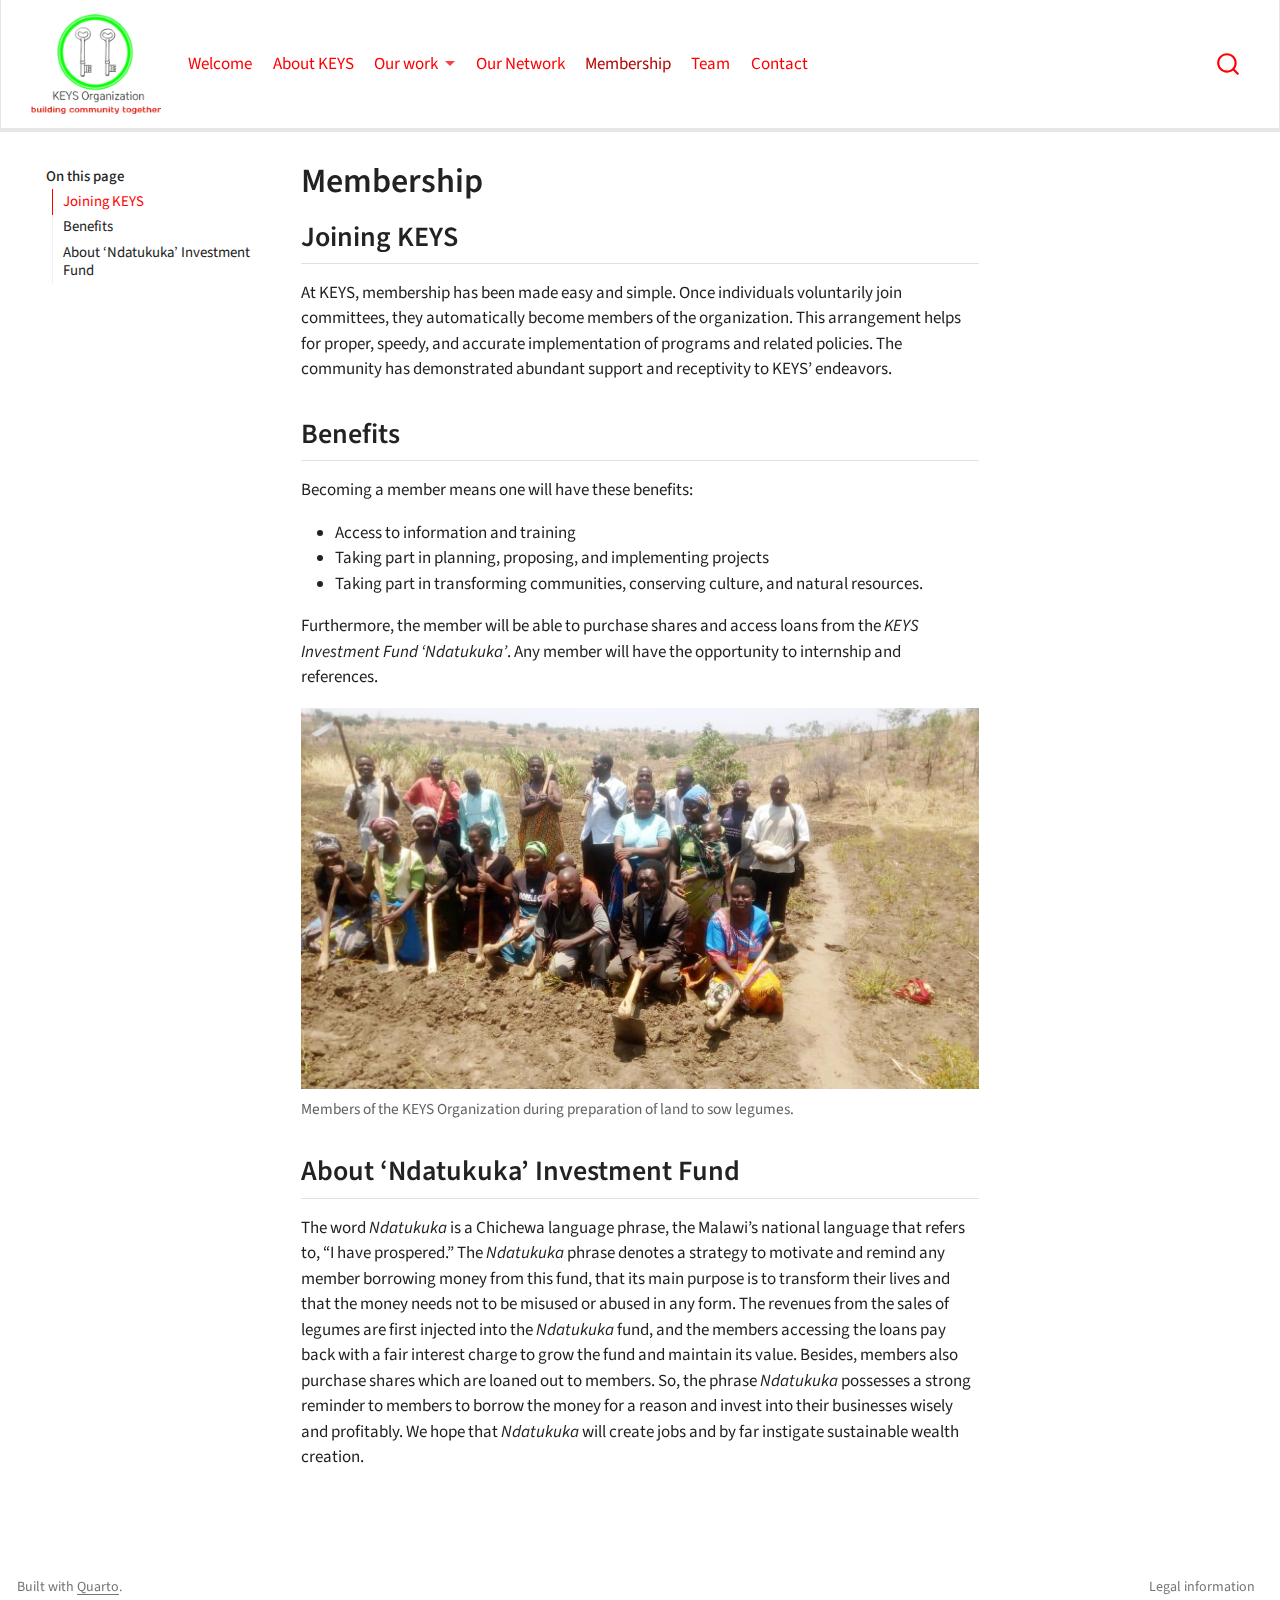
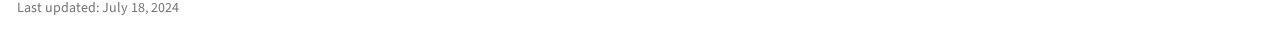
<file: membership.html>
<!DOCTYPE html>
<html xmlns="http://www.w3.org/1999/xhtml" lang="en" xml:lang="en"><head>

<meta charset="utf-8">
<meta name="generator" content="quarto-1.5.55">

<meta name="viewport" content="width=device-width, initial-scale=1.0, user-scalable=yes">

<meta name="dcterms.date" content="2024-07-18">

<title>Membership – </title>
<style>
code{white-space: pre-wrap;}
span.smallcaps{font-variant: small-caps;}
div.columns{display: flex; gap: min(4vw, 1.5em);}
div.column{flex: auto; overflow-x: auto;}
div.hanging-indent{margin-left: 1.5em; text-indent: -1.5em;}
ul.task-list{list-style: none;}
ul.task-list li input[type="checkbox"] {
  width: 0.8em;
  margin: 0 0.8em 0.2em -1em; /* quarto-specific, see https://github.com/quarto-dev/quarto-cli/issues/4556 */ 
  vertical-align: middle;
}
</style>


<script src="site_libs/quarto-nav/quarto-nav.js"></script>
<script src="site_libs/quarto-nav/headroom.min.js"></script>
<script src="site_libs/clipboard/clipboard.min.js"></script>
<script src="site_libs/quarto-search/autocomplete.umd.js"></script>
<script src="site_libs/quarto-search/fuse.min.js"></script>
<script src="site_libs/quarto-search/quarto-search.js"></script>
<meta name="quarto:offset" content="./">
<link href="./assets/img/favicons/favicon-32x32.png" rel="icon" type="image/png">
<script src="site_libs/quarto-html/quarto.js"></script>
<script src="site_libs/quarto-html/popper.min.js"></script>
<script src="site_libs/quarto-html/tippy.umd.min.js"></script>
<script src="site_libs/quarto-html/anchor.min.js"></script>
<link href="site_libs/quarto-html/tippy.css" rel="stylesheet">
<link href="site_libs/quarto-html/quarto-syntax-highlighting.css" rel="stylesheet" id="quarto-text-highlighting-styles">
<script src="site_libs/bootstrap/bootstrap.min.js"></script>
<link href="site_libs/bootstrap/bootstrap-icons.css" rel="stylesheet">
<link href="site_libs/bootstrap/bootstrap.min.css" rel="stylesheet" id="quarto-bootstrap" data-mode="light">
<script id="quarto-search-options" type="application/json">{
  "location": "navbar",
  "copy-button": false,
  "collapse-after": 3,
  "panel-placement": "end",
  "type": "overlay",
  "limit": 50,
  "keyboard-shortcut": [
    "f",
    "/",
    "s"
  ],
  "show-item-context": false,
  "language": {
    "search-no-results-text": "No results",
    "search-matching-documents-text": "matching documents",
    "search-copy-link-title": "Copy link to search",
    "search-hide-matches-text": "Hide additional matches",
    "search-more-match-text": "more match in this document",
    "search-more-matches-text": "more matches in this document",
    "search-clear-button-title": "Clear",
    "search-text-placeholder": "",
    "search-detached-cancel-button-title": "Cancel",
    "search-submit-button-title": "Submit",
    "search-label": "Search"
  }
}</script>


<link rel="stylesheet" href="styles.css">
</head>

<body class="floating nav-fixed">

<div id="quarto-search-results"></div>
  <header id="quarto-header" class="headroom fixed-top">
    <nav class="navbar navbar-expand-lg " data-bs-theme="dark">
      <div class="navbar-container container-fluid">
      <div class="navbar-brand-container mx-auto">
    <a class="navbar-brand" href="./index.html">
    <span class="navbar-title"><img src="assets/logo_text.png" height="100" alt="Logo KEYS"></span>
    </a>
  </div>
            <div id="quarto-search" class="" title="Search"></div>
          <button class="navbar-toggler" type="button" data-bs-toggle="collapse" data-bs-target="#navbarCollapse" aria-controls="navbarCollapse" role="menu" aria-expanded="false" aria-label="Toggle navigation" onclick="if (window.quartoToggleHeadroom) { window.quartoToggleHeadroom(); }">
  <span class="navbar-toggler-icon"></span>
</button>
          <div class="collapse navbar-collapse" id="navbarCollapse">
            <ul class="navbar-nav navbar-nav-scroll me-auto">
  <li class="nav-item">
    <a class="nav-link" href="./index.html"> 
<span class="menu-text">Welcome</span></a>
  </li>  
  <li class="nav-item">
    <a class="nav-link" href="./about.html"> 
<span class="menu-text">About KEYS</span></a>
  </li>  
  <li class="nav-item dropdown ">
    <a class="nav-link dropdown-toggle" href="#" id="nav-menu-our-work" role="link" data-bs-toggle="dropdown" aria-expanded="false">
 <span class="menu-text">Our work</span>
    </a>
    <ul class="dropdown-menu" aria-labelledby="nav-menu-our-work">    
        <li>
    <a class="dropdown-item" href="./work.html">
 <span class="dropdown-text">Overview</span></a>
  </li>  
        <li>
    <a class="dropdown-item" href="./work_AgainstChildMarriage.html">
 <span class="dropdown-text">Fight against child marriage</span></a>
  </li>  
    </ul>
  </li>
  <li class="nav-item">
    <a class="nav-link" href="./network.html"> 
<span class="menu-text">Our Network</span></a>
  </li>  
  <li class="nav-item">
    <a class="nav-link active" href="./membership.html" aria-current="page"> 
<span class="menu-text">Membership</span></a>
  </li>  
  <li class="nav-item">
    <a class="nav-link" href="./team.html"> 
<span class="menu-text">Team</span></a>
  </li>  
  <li class="nav-item">
    <a class="nav-link" href="./contact.html"> 
<span class="menu-text">Contact</span></a>
  </li>  
</ul>
          </div> <!-- /navcollapse -->
            <div class="quarto-navbar-tools">
</div>
      </div> <!-- /container-fluid -->
    </nav>
</header>
<!-- content -->
<div id="quarto-content" class="quarto-container page-columns page-rows-contents page-layout-article page-navbar">
<!-- sidebar -->
  <nav id="quarto-sidebar" class="sidebar collapse collapse-horizontal quarto-sidebar-collapse-item sidebar-navigation floating overflow-auto">
    <nav id="TOC" role="doc-toc" class="toc-active">
    <h2 id="toc-title">On this page</h2>
   
  <ul>
  <li><a href="#joining-keys" id="toc-joining-keys" class="nav-link active" data-scroll-target="#joining-keys">Joining KEYS</a></li>
  <li><a href="#benefits" id="toc-benefits" class="nav-link" data-scroll-target="#benefits">Benefits</a></li>
  <li><a href="#about-ndatukuka-investment-fund" id="toc-about-ndatukuka-investment-fund" class="nav-link" data-scroll-target="#about-ndatukuka-investment-fund">About ‘Ndatukuka’ Investment Fund</a></li>
  </ul>
</nav>
</nav>
<div id="quarto-sidebar-glass" class="quarto-sidebar-collapse-item" data-bs-toggle="collapse" data-bs-target=".quarto-sidebar-collapse-item"></div>
<!-- margin-sidebar -->
    <div id="quarto-margin-sidebar" class="sidebar margin-sidebar zindex-bottom">
    </div>
<!-- main -->
<main class="content" id="quarto-document-content">

<header id="title-block-header">
<h1 class="title display-7">Membership</h1>
</header>


<section id="joining-keys" class="level2">
<h2 class="anchored" data-anchor-id="joining-keys">Joining KEYS</h2>
<p>At KEYS, membership has been made easy and simple. Once individuals voluntarily join committees, they automatically become members of the organization. This arrangement helps for proper, speedy, and accurate implementation of programs and related policies. The community has demonstrated abundant support and receptivity to KEYS’ endeavors.</p>
</section>
<section id="benefits" class="level2">
<h2 class="anchored" data-anchor-id="benefits">Benefits</h2>
<p>Becoming a member means one will have these benefits:</p>
<ul>
<li>Access to information and training</li>
<li>Taking part in planning, proposing, and implementing projects</li>
<li>Taking part in transforming communities, conserving culture, and natural resources.</li>
</ul>
<p>Furthermore, the member will be able to purchase shares and access loans from the <em>KEYS Investment Fund ‘Ndatukuka’</em>. Any member will have the opportunity to internship and references.</p>
<div class="quarto-figure quarto-figure-center">
<figure class="figure">
<p><img src="assets/img/FieldPrep1.png" class="img-fluid figure-img" alt="A group of person with farming equipment such as hoes on the field they are preparing for sowing. They are arranged in three rows with the foremost row kneeling and the person in the other two rows standing."></p>
<figcaption>Members of the KEYS Organization during preparation of land to sow legumes.</figcaption>
</figure>
</div>
</section>
<section id="about-ndatukuka-investment-fund" class="level2">
<h2 class="anchored" data-anchor-id="about-ndatukuka-investment-fund">About ‘Ndatukuka’ Investment Fund</h2>
<p>The word <em>Ndatukuka</em> is a Chichewa language phrase, the Malawi’s national language that refers to, “I have prospered.” The <em>Ndatukuka</em> phrase denotes a strategy to motivate and remind any member borrowing money from this fund, that its main purpose is to transform their lives and that the money needs not to be misused or abused in any form. The revenues from the sales of legumes are first injected into the <em>Ndatukuka</em> fund, and the members accessing the loans pay back with a fair interest charge to grow the fund and maintain its value. Besides, members also purchase shares which are loaned out to members. So, the phrase <em>Ndatukuka</em> possesses a strong reminder to members to borrow the money for a reason and invest into their businesses wisely and profitably. We hope that <em>Ndatukuka</em> will create jobs and by far instigate sustainable wealth creation.</p>


</section>

</main> <!-- /main -->
<script id="quarto-html-after-body" type="application/javascript">
window.document.addEventListener("DOMContentLoaded", function (event) {
  const toggleBodyColorMode = (bsSheetEl) => {
    const mode = bsSheetEl.getAttribute("data-mode");
    const bodyEl = window.document.querySelector("body");
    if (mode === "dark") {
      bodyEl.classList.add("quarto-dark");
      bodyEl.classList.remove("quarto-light");
    } else {
      bodyEl.classList.add("quarto-light");
      bodyEl.classList.remove("quarto-dark");
    }
  }
  const toggleBodyColorPrimary = () => {
    const bsSheetEl = window.document.querySelector("link#quarto-bootstrap");
    if (bsSheetEl) {
      toggleBodyColorMode(bsSheetEl);
    }
  }
  toggleBodyColorPrimary();  
  const icon = "";
  const anchorJS = new window.AnchorJS();
  anchorJS.options = {
    placement: 'right',
    icon: icon
  };
  anchorJS.add('.anchored');
  const isCodeAnnotation = (el) => {
    for (const clz of el.classList) {
      if (clz.startsWith('code-annotation-')) {                     
        return true;
      }
    }
    return false;
  }
  const onCopySuccess = function(e) {
    // button target
    const button = e.trigger;
    // don't keep focus
    button.blur();
    // flash "checked"
    button.classList.add('code-copy-button-checked');
    var currentTitle = button.getAttribute("title");
    button.setAttribute("title", "Copied!");
    let tooltip;
    if (window.bootstrap) {
      button.setAttribute("data-bs-toggle", "tooltip");
      button.setAttribute("data-bs-placement", "left");
      button.setAttribute("data-bs-title", "Copied!");
      tooltip = new bootstrap.Tooltip(button, 
        { trigger: "manual", 
          customClass: "code-copy-button-tooltip",
          offset: [0, -8]});
      tooltip.show();    
    }
    setTimeout(function() {
      if (tooltip) {
        tooltip.hide();
        button.removeAttribute("data-bs-title");
        button.removeAttribute("data-bs-toggle");
        button.removeAttribute("data-bs-placement");
      }
      button.setAttribute("title", currentTitle);
      button.classList.remove('code-copy-button-checked');
    }, 1000);
    // clear code selection
    e.clearSelection();
  }
  const getTextToCopy = function(trigger) {
      const codeEl = trigger.previousElementSibling.cloneNode(true);
      for (const childEl of codeEl.children) {
        if (isCodeAnnotation(childEl)) {
          childEl.remove();
        }
      }
      return codeEl.innerText;
  }
  const clipboard = new window.ClipboardJS('.code-copy-button:not([data-in-quarto-modal])', {
    text: getTextToCopy
  });
  clipboard.on('success', onCopySuccess);
  if (window.document.getElementById('quarto-embedded-source-code-modal')) {
    // For code content inside modals, clipBoardJS needs to be initialized with a container option
    // TODO: Check when it could be a function (https://github.com/zenorocha/clipboard.js/issues/860)
    const clipboardModal = new window.ClipboardJS('.code-copy-button[data-in-quarto-modal]', {
      text: getTextToCopy,
      container: window.document.getElementById('quarto-embedded-source-code-modal')
    });
    clipboardModal.on('success', onCopySuccess);
  }
    var localhostRegex = new RegExp(/^(?:http|https):\/\/localhost\:?[0-9]*\//);
    var mailtoRegex = new RegExp(/^mailto:/);
      var filterRegex = new RegExp("https:\/\/archaeothommy\.github\.io\/KEYS");
    var isInternal = (href) => {
        return filterRegex.test(href) || localhostRegex.test(href) || mailtoRegex.test(href);
    }
    // Inspect non-navigation links and adorn them if external
 	var links = window.document.querySelectorAll('a[href]:not(.nav-link):not(.navbar-brand):not(.toc-action):not(.sidebar-link):not(.sidebar-item-toggle):not(.pagination-link):not(.no-external):not([aria-hidden]):not(.dropdown-item):not(.quarto-navigation-tool):not(.about-link)');
    for (var i=0; i<links.length; i++) {
      const link = links[i];
      if (!isInternal(link.href)) {
        // undo the damage that might have been done by quarto-nav.js in the case of
        // links that we want to consider external
        if (link.dataset.originalHref !== undefined) {
          link.href = link.dataset.originalHref;
        }
          // target, if specified
          link.setAttribute("target", "_blank");
          if (link.getAttribute("rel") === null) {
            link.setAttribute("rel", "noopener");
          }
      }
    }
  function tippyHover(el, contentFn, onTriggerFn, onUntriggerFn) {
    const config = {
      allowHTML: true,
      maxWidth: 500,
      delay: 100,
      arrow: false,
      appendTo: function(el) {
          return el.parentElement;
      },
      interactive: true,
      interactiveBorder: 10,
      theme: 'quarto',
      placement: 'bottom-start',
    };
    if (contentFn) {
      config.content = contentFn;
    }
    if (onTriggerFn) {
      config.onTrigger = onTriggerFn;
    }
    if (onUntriggerFn) {
      config.onUntrigger = onUntriggerFn;
    }
    window.tippy(el, config); 
  }
  const noterefs = window.document.querySelectorAll('a[role="doc-noteref"]');
  for (var i=0; i<noterefs.length; i++) {
    const ref = noterefs[i];
    tippyHover(ref, function() {
      // use id or data attribute instead here
      let href = ref.getAttribute('data-footnote-href') || ref.getAttribute('href');
      try { href = new URL(href).hash; } catch {}
      const id = href.replace(/^#\/?/, "");
      const note = window.document.getElementById(id);
      if (note) {
        return note.innerHTML;
      } else {
        return "";
      }
    });
  }
  const xrefs = window.document.querySelectorAll('a.quarto-xref');
  const processXRef = (id, note) => {
    // Strip column container classes
    const stripColumnClz = (el) => {
      el.classList.remove("page-full", "page-columns");
      if (el.children) {
        for (const child of el.children) {
          stripColumnClz(child);
        }
      }
    }
    stripColumnClz(note)
    if (id === null || id.startsWith('sec-')) {
      // Special case sections, only their first couple elements
      const container = document.createElement("div");
      if (note.children && note.children.length > 2) {
        container.appendChild(note.children[0].cloneNode(true));
        for (let i = 1; i < note.children.length; i++) {
          const child = note.children[i];
          if (child.tagName === "P" && child.innerText === "") {
            continue;
          } else {
            container.appendChild(child.cloneNode(true));
            break;
          }
        }
        if (window.Quarto?.typesetMath) {
          window.Quarto.typesetMath(container);
        }
        return container.innerHTML
      } else {
        if (window.Quarto?.typesetMath) {
          window.Quarto.typesetMath(note);
        }
        return note.innerHTML;
      }
    } else {
      // Remove any anchor links if they are present
      const anchorLink = note.querySelector('a.anchorjs-link');
      if (anchorLink) {
        anchorLink.remove();
      }
      if (window.Quarto?.typesetMath) {
        window.Quarto.typesetMath(note);
      }
      // TODO in 1.5, we should make sure this works without a callout special case
      if (note.classList.contains("callout")) {
        return note.outerHTML;
      } else {
        return note.innerHTML;
      }
    }
  }
  for (var i=0; i<xrefs.length; i++) {
    const xref = xrefs[i];
    tippyHover(xref, undefined, function(instance) {
      instance.disable();
      let url = xref.getAttribute('href');
      let hash = undefined; 
      if (url.startsWith('#')) {
        hash = url;
      } else {
        try { hash = new URL(url).hash; } catch {}
      }
      if (hash) {
        const id = hash.replace(/^#\/?/, "");
        const note = window.document.getElementById(id);
        if (note !== null) {
          try {
            const html = processXRef(id, note.cloneNode(true));
            instance.setContent(html);
          } finally {
            instance.enable();
            instance.show();
          }
        } else {
          // See if we can fetch this
          fetch(url.split('#')[0])
          .then(res => res.text())
          .then(html => {
            const parser = new DOMParser();
            const htmlDoc = parser.parseFromString(html, "text/html");
            const note = htmlDoc.getElementById(id);
            if (note !== null) {
              const html = processXRef(id, note);
              instance.setContent(html);
            } 
          }).finally(() => {
            instance.enable();
            instance.show();
          });
        }
      } else {
        // See if we can fetch a full url (with no hash to target)
        // This is a special case and we should probably do some content thinning / targeting
        fetch(url)
        .then(res => res.text())
        .then(html => {
          const parser = new DOMParser();
          const htmlDoc = parser.parseFromString(html, "text/html");
          const note = htmlDoc.querySelector('main.content');
          if (note !== null) {
            // This should only happen for chapter cross references
            // (since there is no id in the URL)
            // remove the first header
            if (note.children.length > 0 && note.children[0].tagName === "HEADER") {
              note.children[0].remove();
            }
            const html = processXRef(null, note);
            instance.setContent(html);
          } 
        }).finally(() => {
          instance.enable();
          instance.show();
        });
      }
    }, function(instance) {
    });
  }
      let selectedAnnoteEl;
      const selectorForAnnotation = ( cell, annotation) => {
        let cellAttr = 'data-code-cell="' + cell + '"';
        let lineAttr = 'data-code-annotation="' +  annotation + '"';
        const selector = 'span[' + cellAttr + '][' + lineAttr + ']';
        return selector;
      }
      const selectCodeLines = (annoteEl) => {
        const doc = window.document;
        const targetCell = annoteEl.getAttribute("data-target-cell");
        const targetAnnotation = annoteEl.getAttribute("data-target-annotation");
        const annoteSpan = window.document.querySelector(selectorForAnnotation(targetCell, targetAnnotation));
        const lines = annoteSpan.getAttribute("data-code-lines").split(",");
        const lineIds = lines.map((line) => {
          return targetCell + "-" + line;
        })
        let top = null;
        let height = null;
        let parent = null;
        if (lineIds.length > 0) {
            //compute the position of the single el (top and bottom and make a div)
            const el = window.document.getElementById(lineIds[0]);
            top = el.offsetTop;
            height = el.offsetHeight;
            parent = el.parentElement.parentElement;
          if (lineIds.length > 1) {
            const lastEl = window.document.getElementById(lineIds[lineIds.length - 1]);
            const bottom = lastEl.offsetTop + lastEl.offsetHeight;
            height = bottom - top;
          }
          if (top !== null && height !== null && parent !== null) {
            // cook up a div (if necessary) and position it 
            let div = window.document.getElementById("code-annotation-line-highlight");
            if (div === null) {
              div = window.document.createElement("div");
              div.setAttribute("id", "code-annotation-line-highlight");
              div.style.position = 'absolute';
              parent.appendChild(div);
            }
            div.style.top = top - 2 + "px";
            div.style.height = height + 4 + "px";
            div.style.left = 0;
            let gutterDiv = window.document.getElementById("code-annotation-line-highlight-gutter");
            if (gutterDiv === null) {
              gutterDiv = window.document.createElement("div");
              gutterDiv.setAttribute("id", "code-annotation-line-highlight-gutter");
              gutterDiv.style.position = 'absolute';
              const codeCell = window.document.getElementById(targetCell);
              const gutter = codeCell.querySelector('.code-annotation-gutter');
              gutter.appendChild(gutterDiv);
            }
            gutterDiv.style.top = top - 2 + "px";
            gutterDiv.style.height = height + 4 + "px";
          }
          selectedAnnoteEl = annoteEl;
        }
      };
      const unselectCodeLines = () => {
        const elementsIds = ["code-annotation-line-highlight", "code-annotation-line-highlight-gutter"];
        elementsIds.forEach((elId) => {
          const div = window.document.getElementById(elId);
          if (div) {
            div.remove();
          }
        });
        selectedAnnoteEl = undefined;
      };
        // Handle positioning of the toggle
    window.addEventListener(
      "resize",
      throttle(() => {
        elRect = undefined;
        if (selectedAnnoteEl) {
          selectCodeLines(selectedAnnoteEl);
        }
      }, 10)
    );
    function throttle(fn, ms) {
    let throttle = false;
    let timer;
      return (...args) => {
        if(!throttle) { // first call gets through
            fn.apply(this, args);
            throttle = true;
        } else { // all the others get throttled
            if(timer) clearTimeout(timer); // cancel #2
            timer = setTimeout(() => {
              fn.apply(this, args);
              timer = throttle = false;
            }, ms);
        }
      };
    }
      // Attach click handler to the DT
      const annoteDls = window.document.querySelectorAll('dt[data-target-cell]');
      for (const annoteDlNode of annoteDls) {
        annoteDlNode.addEventListener('click', (event) => {
          const clickedEl = event.target;
          if (clickedEl !== selectedAnnoteEl) {
            unselectCodeLines();
            const activeEl = window.document.querySelector('dt[data-target-cell].code-annotation-active');
            if (activeEl) {
              activeEl.classList.remove('code-annotation-active');
            }
            selectCodeLines(clickedEl);
            clickedEl.classList.add('code-annotation-active');
          } else {
            // Unselect the line
            unselectCodeLines();
            clickedEl.classList.remove('code-annotation-active');
          }
        });
      }
  const findCites = (el) => {
    const parentEl = el.parentElement;
    if (parentEl) {
      const cites = parentEl.dataset.cites;
      if (cites) {
        return {
          el,
          cites: cites.split(' ')
        };
      } else {
        return findCites(el.parentElement)
      }
    } else {
      return undefined;
    }
  };
  var bibliorefs = window.document.querySelectorAll('a[role="doc-biblioref"]');
  for (var i=0; i<bibliorefs.length; i++) {
    const ref = bibliorefs[i];
    const citeInfo = findCites(ref);
    if (citeInfo) {
      tippyHover(citeInfo.el, function() {
        var popup = window.document.createElement('div');
        citeInfo.cites.forEach(function(cite) {
          var citeDiv = window.document.createElement('div');
          citeDiv.classList.add('hanging-indent');
          citeDiv.classList.add('csl-entry');
          var biblioDiv = window.document.getElementById('ref-' + cite);
          if (biblioDiv) {
            citeDiv.innerHTML = biblioDiv.innerHTML;
          }
          popup.appendChild(citeDiv);
        });
        return popup.innerHTML;
      });
    }
  }
});
</script>
</div> <!-- /content -->
<footer class="footer">
  <div class="nav-footer">
    <div class="nav-footer-left">
      <ul class="footer-items list-unstyled">
    <li class="nav-item">
 Built with <a href="https://quarto.org/">Quarto</a>. <br> Last updated: July 18, 2024
  </li>  
</ul>
    </div>   
    <div class="nav-footer-center">
      &nbsp;
    </div>
    <div class="nav-footer-right">
      <ul class="footer-items list-unstyled">
    <li class="nav-item">
    <a class="nav-link" href="./legal.html">
<p>Legal information</p>
</a>
  </li>  
</ul>
    </div>
  </div>
</footer>




</body></html>
</file>
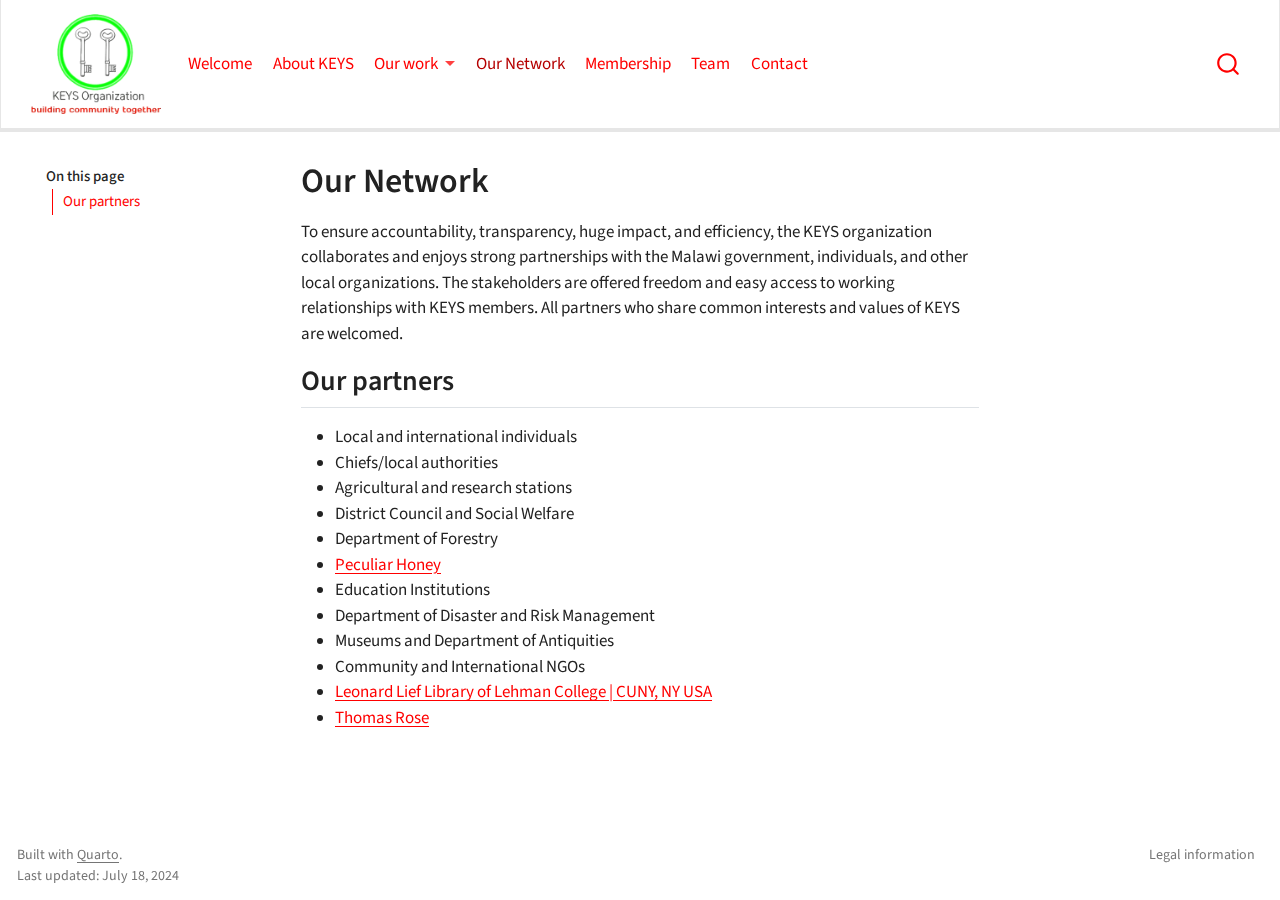
<file: network.html>
<!DOCTYPE html>
<html xmlns="http://www.w3.org/1999/xhtml" lang="en" xml:lang="en"><head>

<meta charset="utf-8">
<meta name="generator" content="quarto-1.5.55">

<meta name="viewport" content="width=device-width, initial-scale=1.0, user-scalable=yes">

<meta name="dcterms.date" content="2024-07-18">

<title>Our Network – </title>
<style>
code{white-space: pre-wrap;}
span.smallcaps{font-variant: small-caps;}
div.columns{display: flex; gap: min(4vw, 1.5em);}
div.column{flex: auto; overflow-x: auto;}
div.hanging-indent{margin-left: 1.5em; text-indent: -1.5em;}
ul.task-list{list-style: none;}
ul.task-list li input[type="checkbox"] {
  width: 0.8em;
  margin: 0 0.8em 0.2em -1em; /* quarto-specific, see https://github.com/quarto-dev/quarto-cli/issues/4556 */ 
  vertical-align: middle;
}
</style>


<script src="site_libs/quarto-nav/quarto-nav.js"></script>
<script src="site_libs/quarto-nav/headroom.min.js"></script>
<script src="site_libs/clipboard/clipboard.min.js"></script>
<script src="site_libs/quarto-search/autocomplete.umd.js"></script>
<script src="site_libs/quarto-search/fuse.min.js"></script>
<script src="site_libs/quarto-search/quarto-search.js"></script>
<meta name="quarto:offset" content="./">
<link href="./assets/img/favicons/favicon-32x32.png" rel="icon" type="image/png">
<script src="site_libs/quarto-html/quarto.js"></script>
<script src="site_libs/quarto-html/popper.min.js"></script>
<script src="site_libs/quarto-html/tippy.umd.min.js"></script>
<script src="site_libs/quarto-html/anchor.min.js"></script>
<link href="site_libs/quarto-html/tippy.css" rel="stylesheet">
<link href="site_libs/quarto-html/quarto-syntax-highlighting.css" rel="stylesheet" id="quarto-text-highlighting-styles">
<script src="site_libs/bootstrap/bootstrap.min.js"></script>
<link href="site_libs/bootstrap/bootstrap-icons.css" rel="stylesheet">
<link href="site_libs/bootstrap/bootstrap.min.css" rel="stylesheet" id="quarto-bootstrap" data-mode="light">
<script id="quarto-search-options" type="application/json">{
  "location": "navbar",
  "copy-button": false,
  "collapse-after": 3,
  "panel-placement": "end",
  "type": "overlay",
  "limit": 50,
  "keyboard-shortcut": [
    "f",
    "/",
    "s"
  ],
  "show-item-context": false,
  "language": {
    "search-no-results-text": "No results",
    "search-matching-documents-text": "matching documents",
    "search-copy-link-title": "Copy link to search",
    "search-hide-matches-text": "Hide additional matches",
    "search-more-match-text": "more match in this document",
    "search-more-matches-text": "more matches in this document",
    "search-clear-button-title": "Clear",
    "search-text-placeholder": "",
    "search-detached-cancel-button-title": "Cancel",
    "search-submit-button-title": "Submit",
    "search-label": "Search"
  }
}</script>


<link rel="stylesheet" href="styles.css">
</head>

<body class="floating nav-fixed">

<div id="quarto-search-results"></div>
  <header id="quarto-header" class="headroom fixed-top">
    <nav class="navbar navbar-expand-lg " data-bs-theme="dark">
      <div class="navbar-container container-fluid">
      <div class="navbar-brand-container mx-auto">
    <a class="navbar-brand" href="./index.html">
    <span class="navbar-title"><img src="assets/logo_text.png" height="100" alt="Logo KEYS"></span>
    </a>
  </div>
            <div id="quarto-search" class="" title="Search"></div>
          <button class="navbar-toggler" type="button" data-bs-toggle="collapse" data-bs-target="#navbarCollapse" aria-controls="navbarCollapse" role="menu" aria-expanded="false" aria-label="Toggle navigation" onclick="if (window.quartoToggleHeadroom) { window.quartoToggleHeadroom(); }">
  <span class="navbar-toggler-icon"></span>
</button>
          <div class="collapse navbar-collapse" id="navbarCollapse">
            <ul class="navbar-nav navbar-nav-scroll me-auto">
  <li class="nav-item">
    <a class="nav-link" href="./index.html"> 
<span class="menu-text">Welcome</span></a>
  </li>  
  <li class="nav-item">
    <a class="nav-link" href="./about.html"> 
<span class="menu-text">About KEYS</span></a>
  </li>  
  <li class="nav-item dropdown ">
    <a class="nav-link dropdown-toggle" href="#" id="nav-menu-our-work" role="link" data-bs-toggle="dropdown" aria-expanded="false">
 <span class="menu-text">Our work</span>
    </a>
    <ul class="dropdown-menu" aria-labelledby="nav-menu-our-work">    
        <li>
    <a class="dropdown-item" href="./work.html">
 <span class="dropdown-text">Overview</span></a>
  </li>  
        <li>
    <a class="dropdown-item" href="./work_AgainstChildMarriage.html">
 <span class="dropdown-text">Fight against child marriage</span></a>
  </li>  
    </ul>
  </li>
  <li class="nav-item">
    <a class="nav-link active" href="./network.html" aria-current="page"> 
<span class="menu-text">Our Network</span></a>
  </li>  
  <li class="nav-item">
    <a class="nav-link" href="./membership.html"> 
<span class="menu-text">Membership</span></a>
  </li>  
  <li class="nav-item">
    <a class="nav-link" href="./team.html"> 
<span class="menu-text">Team</span></a>
  </li>  
  <li class="nav-item">
    <a class="nav-link" href="./contact.html"> 
<span class="menu-text">Contact</span></a>
  </li>  
</ul>
          </div> <!-- /navcollapse -->
            <div class="quarto-navbar-tools">
</div>
      </div> <!-- /container-fluid -->
    </nav>
</header>
<!-- content -->
<div id="quarto-content" class="quarto-container page-columns page-rows-contents page-layout-article page-navbar">
<!-- sidebar -->
  <nav id="quarto-sidebar" class="sidebar collapse collapse-horizontal quarto-sidebar-collapse-item sidebar-navigation floating overflow-auto">
    <nav id="TOC" role="doc-toc" class="toc-active">
    <h2 id="toc-title">On this page</h2>
   
  <ul>
  <li><a href="#our-partners" id="toc-our-partners" class="nav-link active" data-scroll-target="#our-partners">Our partners</a></li>
  </ul>
</nav>
</nav>
<div id="quarto-sidebar-glass" class="quarto-sidebar-collapse-item" data-bs-toggle="collapse" data-bs-target=".quarto-sidebar-collapse-item"></div>
<!-- margin-sidebar -->
    <div id="quarto-margin-sidebar" class="sidebar margin-sidebar zindex-bottom">
    </div>
<!-- main -->
<main class="content" id="quarto-document-content">

<header id="title-block-header">
<h1 class="title display-7">Our Network</h1>
</header>


<p>To ensure accountability, transparency, huge impact, and efficiency, the KEYS organization collaborates and enjoys strong partnerships with the Malawi government, individuals, and other local organizations. The stakeholders are offered freedom and easy access to working relationships with KEYS members. All partners who share common interests and values of KEYS are welcomed.</p>
<section id="our-partners" class="level2">
<h2 class="anchored" data-anchor-id="our-partners">Our partners</h2>
<ul>
<li>Local and international individuals</li>
<li>Chiefs/local authorities</li>
<li>Agricultural and research stations</li>
<li>District Council and Social Welfare</li>
<li>Department of Forestry</li>
<li><a href="https://www.f6s.com/company/peculiar-honey-bee-products-and-services">Peculiar Honey</a></li>
<li>Education Institutions</li>
<li>Department of Disaster and Risk Management</li>
<li>Museums and Department of Antiquities</li>
<li>Community and International NGOs</li>
<li><a href="https://www.lehman.edu/library/">Leonard Lief Library of Lehman College | CUNY, NY USA</a></li>
<li><a href="https://copper-smelting.com/">Thomas Rose</a></li>
</ul>


</section>

</main> <!-- /main -->
<script id="quarto-html-after-body" type="application/javascript">
window.document.addEventListener("DOMContentLoaded", function (event) {
  const toggleBodyColorMode = (bsSheetEl) => {
    const mode = bsSheetEl.getAttribute("data-mode");
    const bodyEl = window.document.querySelector("body");
    if (mode === "dark") {
      bodyEl.classList.add("quarto-dark");
      bodyEl.classList.remove("quarto-light");
    } else {
      bodyEl.classList.add("quarto-light");
      bodyEl.classList.remove("quarto-dark");
    }
  }
  const toggleBodyColorPrimary = () => {
    const bsSheetEl = window.document.querySelector("link#quarto-bootstrap");
    if (bsSheetEl) {
      toggleBodyColorMode(bsSheetEl);
    }
  }
  toggleBodyColorPrimary();  
  const icon = "";
  const anchorJS = new window.AnchorJS();
  anchorJS.options = {
    placement: 'right',
    icon: icon
  };
  anchorJS.add('.anchored');
  const isCodeAnnotation = (el) => {
    for (const clz of el.classList) {
      if (clz.startsWith('code-annotation-')) {                     
        return true;
      }
    }
    return false;
  }
  const onCopySuccess = function(e) {
    // button target
    const button = e.trigger;
    // don't keep focus
    button.blur();
    // flash "checked"
    button.classList.add('code-copy-button-checked');
    var currentTitle = button.getAttribute("title");
    button.setAttribute("title", "Copied!");
    let tooltip;
    if (window.bootstrap) {
      button.setAttribute("data-bs-toggle", "tooltip");
      button.setAttribute("data-bs-placement", "left");
      button.setAttribute("data-bs-title", "Copied!");
      tooltip = new bootstrap.Tooltip(button, 
        { trigger: "manual", 
          customClass: "code-copy-button-tooltip",
          offset: [0, -8]});
      tooltip.show();    
    }
    setTimeout(function() {
      if (tooltip) {
        tooltip.hide();
        button.removeAttribute("data-bs-title");
        button.removeAttribute("data-bs-toggle");
        button.removeAttribute("data-bs-placement");
      }
      button.setAttribute("title", currentTitle);
      button.classList.remove('code-copy-button-checked');
    }, 1000);
    // clear code selection
    e.clearSelection();
  }
  const getTextToCopy = function(trigger) {
      const codeEl = trigger.previousElementSibling.cloneNode(true);
      for (const childEl of codeEl.children) {
        if (isCodeAnnotation(childEl)) {
          childEl.remove();
        }
      }
      return codeEl.innerText;
  }
  const clipboard = new window.ClipboardJS('.code-copy-button:not([data-in-quarto-modal])', {
    text: getTextToCopy
  });
  clipboard.on('success', onCopySuccess);
  if (window.document.getElementById('quarto-embedded-source-code-modal')) {
    // For code content inside modals, clipBoardJS needs to be initialized with a container option
    // TODO: Check when it could be a function (https://github.com/zenorocha/clipboard.js/issues/860)
    const clipboardModal = new window.ClipboardJS('.code-copy-button[data-in-quarto-modal]', {
      text: getTextToCopy,
      container: window.document.getElementById('quarto-embedded-source-code-modal')
    });
    clipboardModal.on('success', onCopySuccess);
  }
    var localhostRegex = new RegExp(/^(?:http|https):\/\/localhost\:?[0-9]*\//);
    var mailtoRegex = new RegExp(/^mailto:/);
      var filterRegex = new RegExp("https:\/\/archaeothommy\.github\.io\/KEYS");
    var isInternal = (href) => {
        return filterRegex.test(href) || localhostRegex.test(href) || mailtoRegex.test(href);
    }
    // Inspect non-navigation links and adorn them if external
 	var links = window.document.querySelectorAll('a[href]:not(.nav-link):not(.navbar-brand):not(.toc-action):not(.sidebar-link):not(.sidebar-item-toggle):not(.pagination-link):not(.no-external):not([aria-hidden]):not(.dropdown-item):not(.quarto-navigation-tool):not(.about-link)');
    for (var i=0; i<links.length; i++) {
      const link = links[i];
      if (!isInternal(link.href)) {
        // undo the damage that might have been done by quarto-nav.js in the case of
        // links that we want to consider external
        if (link.dataset.originalHref !== undefined) {
          link.href = link.dataset.originalHref;
        }
          // target, if specified
          link.setAttribute("target", "_blank");
          if (link.getAttribute("rel") === null) {
            link.setAttribute("rel", "noopener");
          }
      }
    }
  function tippyHover(el, contentFn, onTriggerFn, onUntriggerFn) {
    const config = {
      allowHTML: true,
      maxWidth: 500,
      delay: 100,
      arrow: false,
      appendTo: function(el) {
          return el.parentElement;
      },
      interactive: true,
      interactiveBorder: 10,
      theme: 'quarto',
      placement: 'bottom-start',
    };
    if (contentFn) {
      config.content = contentFn;
    }
    if (onTriggerFn) {
      config.onTrigger = onTriggerFn;
    }
    if (onUntriggerFn) {
      config.onUntrigger = onUntriggerFn;
    }
    window.tippy(el, config); 
  }
  const noterefs = window.document.querySelectorAll('a[role="doc-noteref"]');
  for (var i=0; i<noterefs.length; i++) {
    const ref = noterefs[i];
    tippyHover(ref, function() {
      // use id or data attribute instead here
      let href = ref.getAttribute('data-footnote-href') || ref.getAttribute('href');
      try { href = new URL(href).hash; } catch {}
      const id = href.replace(/^#\/?/, "");
      const note = window.document.getElementById(id);
      if (note) {
        return note.innerHTML;
      } else {
        return "";
      }
    });
  }
  const xrefs = window.document.querySelectorAll('a.quarto-xref');
  const processXRef = (id, note) => {
    // Strip column container classes
    const stripColumnClz = (el) => {
      el.classList.remove("page-full", "page-columns");
      if (el.children) {
        for (const child of el.children) {
          stripColumnClz(child);
        }
      }
    }
    stripColumnClz(note)
    if (id === null || id.startsWith('sec-')) {
      // Special case sections, only their first couple elements
      const container = document.createElement("div");
      if (note.children && note.children.length > 2) {
        container.appendChild(note.children[0].cloneNode(true));
        for (let i = 1; i < note.children.length; i++) {
          const child = note.children[i];
          if (child.tagName === "P" && child.innerText === "") {
            continue;
          } else {
            container.appendChild(child.cloneNode(true));
            break;
          }
        }
        if (window.Quarto?.typesetMath) {
          window.Quarto.typesetMath(container);
        }
        return container.innerHTML
      } else {
        if (window.Quarto?.typesetMath) {
          window.Quarto.typesetMath(note);
        }
        return note.innerHTML;
      }
    } else {
      // Remove any anchor links if they are present
      const anchorLink = note.querySelector('a.anchorjs-link');
      if (anchorLink) {
        anchorLink.remove();
      }
      if (window.Quarto?.typesetMath) {
        window.Quarto.typesetMath(note);
      }
      // TODO in 1.5, we should make sure this works without a callout special case
      if (note.classList.contains("callout")) {
        return note.outerHTML;
      } else {
        return note.innerHTML;
      }
    }
  }
  for (var i=0; i<xrefs.length; i++) {
    const xref = xrefs[i];
    tippyHover(xref, undefined, function(instance) {
      instance.disable();
      let url = xref.getAttribute('href');
      let hash = undefined; 
      if (url.startsWith('#')) {
        hash = url;
      } else {
        try { hash = new URL(url).hash; } catch {}
      }
      if (hash) {
        const id = hash.replace(/^#\/?/, "");
        const note = window.document.getElementById(id);
        if (note !== null) {
          try {
            const html = processXRef(id, note.cloneNode(true));
            instance.setContent(html);
          } finally {
            instance.enable();
            instance.show();
          }
        } else {
          // See if we can fetch this
          fetch(url.split('#')[0])
          .then(res => res.text())
          .then(html => {
            const parser = new DOMParser();
            const htmlDoc = parser.parseFromString(html, "text/html");
            const note = htmlDoc.getElementById(id);
            if (note !== null) {
              const html = processXRef(id, note);
              instance.setContent(html);
            } 
          }).finally(() => {
            instance.enable();
            instance.show();
          });
        }
      } else {
        // See if we can fetch a full url (with no hash to target)
        // This is a special case and we should probably do some content thinning / targeting
        fetch(url)
        .then(res => res.text())
        .then(html => {
          const parser = new DOMParser();
          const htmlDoc = parser.parseFromString(html, "text/html");
          const note = htmlDoc.querySelector('main.content');
          if (note !== null) {
            // This should only happen for chapter cross references
            // (since there is no id in the URL)
            // remove the first header
            if (note.children.length > 0 && note.children[0].tagName === "HEADER") {
              note.children[0].remove();
            }
            const html = processXRef(null, note);
            instance.setContent(html);
          } 
        }).finally(() => {
          instance.enable();
          instance.show();
        });
      }
    }, function(instance) {
    });
  }
      let selectedAnnoteEl;
      const selectorForAnnotation = ( cell, annotation) => {
        let cellAttr = 'data-code-cell="' + cell + '"';
        let lineAttr = 'data-code-annotation="' +  annotation + '"';
        const selector = 'span[' + cellAttr + '][' + lineAttr + ']';
        return selector;
      }
      const selectCodeLines = (annoteEl) => {
        const doc = window.document;
        const targetCell = annoteEl.getAttribute("data-target-cell");
        const targetAnnotation = annoteEl.getAttribute("data-target-annotation");
        const annoteSpan = window.document.querySelector(selectorForAnnotation(targetCell, targetAnnotation));
        const lines = annoteSpan.getAttribute("data-code-lines").split(",");
        const lineIds = lines.map((line) => {
          return targetCell + "-" + line;
        })
        let top = null;
        let height = null;
        let parent = null;
        if (lineIds.length > 0) {
            //compute the position of the single el (top and bottom and make a div)
            const el = window.document.getElementById(lineIds[0]);
            top = el.offsetTop;
            height = el.offsetHeight;
            parent = el.parentElement.parentElement;
          if (lineIds.length > 1) {
            const lastEl = window.document.getElementById(lineIds[lineIds.length - 1]);
            const bottom = lastEl.offsetTop + lastEl.offsetHeight;
            height = bottom - top;
          }
          if (top !== null && height !== null && parent !== null) {
            // cook up a div (if necessary) and position it 
            let div = window.document.getElementById("code-annotation-line-highlight");
            if (div === null) {
              div = window.document.createElement("div");
              div.setAttribute("id", "code-annotation-line-highlight");
              div.style.position = 'absolute';
              parent.appendChild(div);
            }
            div.style.top = top - 2 + "px";
            div.style.height = height + 4 + "px";
            div.style.left = 0;
            let gutterDiv = window.document.getElementById("code-annotation-line-highlight-gutter");
            if (gutterDiv === null) {
              gutterDiv = window.document.createElement("div");
              gutterDiv.setAttribute("id", "code-annotation-line-highlight-gutter");
              gutterDiv.style.position = 'absolute';
              const codeCell = window.document.getElementById(targetCell);
              const gutter = codeCell.querySelector('.code-annotation-gutter');
              gutter.appendChild(gutterDiv);
            }
            gutterDiv.style.top = top - 2 + "px";
            gutterDiv.style.height = height + 4 + "px";
          }
          selectedAnnoteEl = annoteEl;
        }
      };
      const unselectCodeLines = () => {
        const elementsIds = ["code-annotation-line-highlight", "code-annotation-line-highlight-gutter"];
        elementsIds.forEach((elId) => {
          const div = window.document.getElementById(elId);
          if (div) {
            div.remove();
          }
        });
        selectedAnnoteEl = undefined;
      };
        // Handle positioning of the toggle
    window.addEventListener(
      "resize",
      throttle(() => {
        elRect = undefined;
        if (selectedAnnoteEl) {
          selectCodeLines(selectedAnnoteEl);
        }
      }, 10)
    );
    function throttle(fn, ms) {
    let throttle = false;
    let timer;
      return (...args) => {
        if(!throttle) { // first call gets through
            fn.apply(this, args);
            throttle = true;
        } else { // all the others get throttled
            if(timer) clearTimeout(timer); // cancel #2
            timer = setTimeout(() => {
              fn.apply(this, args);
              timer = throttle = false;
            }, ms);
        }
      };
    }
      // Attach click handler to the DT
      const annoteDls = window.document.querySelectorAll('dt[data-target-cell]');
      for (const annoteDlNode of annoteDls) {
        annoteDlNode.addEventListener('click', (event) => {
          const clickedEl = event.target;
          if (clickedEl !== selectedAnnoteEl) {
            unselectCodeLines();
            const activeEl = window.document.querySelector('dt[data-target-cell].code-annotation-active');
            if (activeEl) {
              activeEl.classList.remove('code-annotation-active');
            }
            selectCodeLines(clickedEl);
            clickedEl.classList.add('code-annotation-active');
          } else {
            // Unselect the line
            unselectCodeLines();
            clickedEl.classList.remove('code-annotation-active');
          }
        });
      }
  const findCites = (el) => {
    const parentEl = el.parentElement;
    if (parentEl) {
      const cites = parentEl.dataset.cites;
      if (cites) {
        return {
          el,
          cites: cites.split(' ')
        };
      } else {
        return findCites(el.parentElement)
      }
    } else {
      return undefined;
    }
  };
  var bibliorefs = window.document.querySelectorAll('a[role="doc-biblioref"]');
  for (var i=0; i<bibliorefs.length; i++) {
    const ref = bibliorefs[i];
    const citeInfo = findCites(ref);
    if (citeInfo) {
      tippyHover(citeInfo.el, function() {
        var popup = window.document.createElement('div');
        citeInfo.cites.forEach(function(cite) {
          var citeDiv = window.document.createElement('div');
          citeDiv.classList.add('hanging-indent');
          citeDiv.classList.add('csl-entry');
          var biblioDiv = window.document.getElementById('ref-' + cite);
          if (biblioDiv) {
            citeDiv.innerHTML = biblioDiv.innerHTML;
          }
          popup.appendChild(citeDiv);
        });
        return popup.innerHTML;
      });
    }
  }
});
</script>
</div> <!-- /content -->
<footer class="footer">
  <div class="nav-footer">
    <div class="nav-footer-left">
      <ul class="footer-items list-unstyled">
    <li class="nav-item">
 Built with <a href="https://quarto.org/">Quarto</a>. <br> Last updated: July 18, 2024
  </li>  
</ul>
    </div>   
    <div class="nav-footer-center">
      &nbsp;
    </div>
    <div class="nav-footer-right">
      <ul class="footer-items list-unstyled">
    <li class="nav-item">
    <a class="nav-link" href="./legal.html">
<p>Legal information</p>
</a>
  </li>  
</ul>
    </div>
  </div>
</footer>




</body></html>
</file>
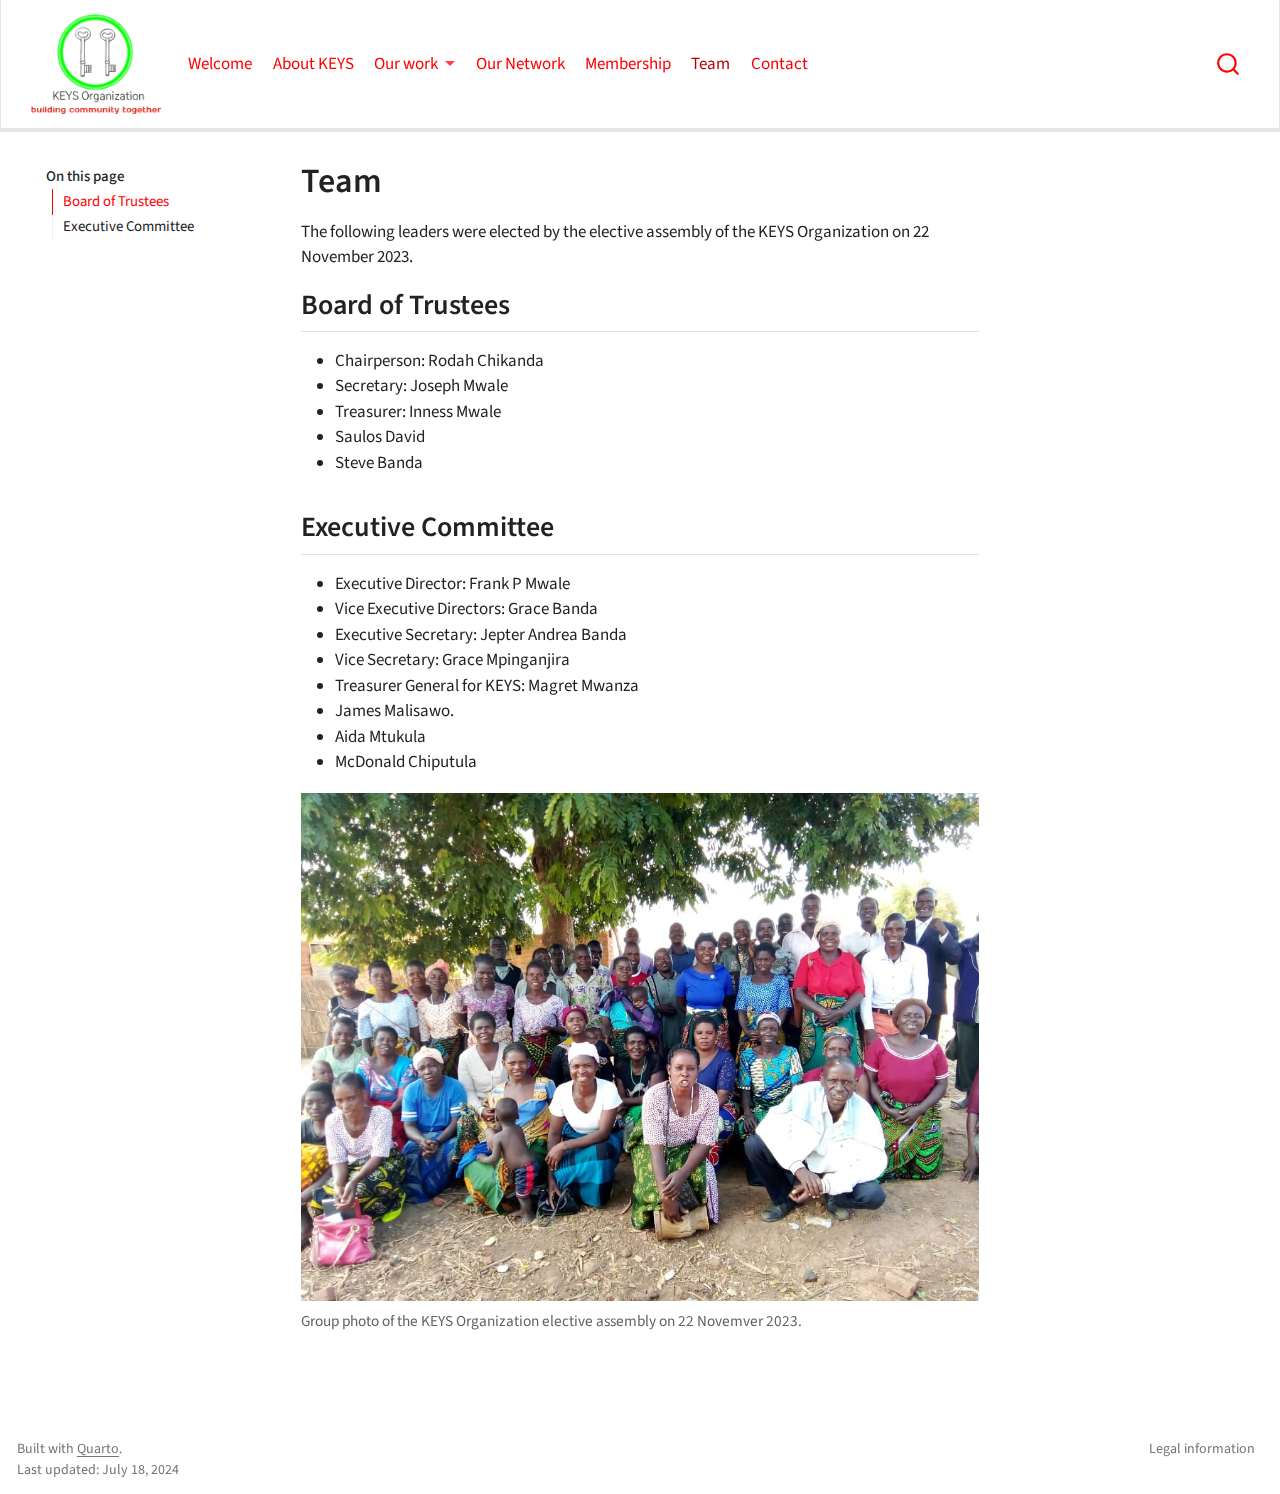
<file: team.html>
<!DOCTYPE html>
<html xmlns="http://www.w3.org/1999/xhtml" lang="en" xml:lang="en"><head>

<meta charset="utf-8">
<meta name="generator" content="quarto-1.5.55">

<meta name="viewport" content="width=device-width, initial-scale=1.0, user-scalable=yes">

<meta name="dcterms.date" content="2024-07-18">

<title>Team – </title>
<style>
code{white-space: pre-wrap;}
span.smallcaps{font-variant: small-caps;}
div.columns{display: flex; gap: min(4vw, 1.5em);}
div.column{flex: auto; overflow-x: auto;}
div.hanging-indent{margin-left: 1.5em; text-indent: -1.5em;}
ul.task-list{list-style: none;}
ul.task-list li input[type="checkbox"] {
  width: 0.8em;
  margin: 0 0.8em 0.2em -1em; /* quarto-specific, see https://github.com/quarto-dev/quarto-cli/issues/4556 */ 
  vertical-align: middle;
}
</style>


<script src="site_libs/quarto-nav/quarto-nav.js"></script>
<script src="site_libs/quarto-nav/headroom.min.js"></script>
<script src="site_libs/clipboard/clipboard.min.js"></script>
<script src="site_libs/quarto-search/autocomplete.umd.js"></script>
<script src="site_libs/quarto-search/fuse.min.js"></script>
<script src="site_libs/quarto-search/quarto-search.js"></script>
<meta name="quarto:offset" content="./">
<link href="./assets/img/favicons/favicon-32x32.png" rel="icon" type="image/png">
<script src="site_libs/quarto-html/quarto.js"></script>
<script src="site_libs/quarto-html/popper.min.js"></script>
<script src="site_libs/quarto-html/tippy.umd.min.js"></script>
<script src="site_libs/quarto-html/anchor.min.js"></script>
<link href="site_libs/quarto-html/tippy.css" rel="stylesheet">
<link href="site_libs/quarto-html/quarto-syntax-highlighting.css" rel="stylesheet" id="quarto-text-highlighting-styles">
<script src="site_libs/bootstrap/bootstrap.min.js"></script>
<link href="site_libs/bootstrap/bootstrap-icons.css" rel="stylesheet">
<link href="site_libs/bootstrap/bootstrap.min.css" rel="stylesheet" id="quarto-bootstrap" data-mode="light">
<script id="quarto-search-options" type="application/json">{
  "location": "navbar",
  "copy-button": false,
  "collapse-after": 3,
  "panel-placement": "end",
  "type": "overlay",
  "limit": 50,
  "keyboard-shortcut": [
    "f",
    "/",
    "s"
  ],
  "show-item-context": false,
  "language": {
    "search-no-results-text": "No results",
    "search-matching-documents-text": "matching documents",
    "search-copy-link-title": "Copy link to search",
    "search-hide-matches-text": "Hide additional matches",
    "search-more-match-text": "more match in this document",
    "search-more-matches-text": "more matches in this document",
    "search-clear-button-title": "Clear",
    "search-text-placeholder": "",
    "search-detached-cancel-button-title": "Cancel",
    "search-submit-button-title": "Submit",
    "search-label": "Search"
  }
}</script>


<link rel="stylesheet" href="styles.css">
</head>

<body class="floating nav-fixed">

<div id="quarto-search-results"></div>
  <header id="quarto-header" class="headroom fixed-top">
    <nav class="navbar navbar-expand-lg " data-bs-theme="dark">
      <div class="navbar-container container-fluid">
      <div class="navbar-brand-container mx-auto">
    <a class="navbar-brand" href="./index.html">
    <span class="navbar-title"><img src="assets/logo_text.png" height="100" alt="Logo KEYS"></span>
    </a>
  </div>
            <div id="quarto-search" class="" title="Search"></div>
          <button class="navbar-toggler" type="button" data-bs-toggle="collapse" data-bs-target="#navbarCollapse" aria-controls="navbarCollapse" role="menu" aria-expanded="false" aria-label="Toggle navigation" onclick="if (window.quartoToggleHeadroom) { window.quartoToggleHeadroom(); }">
  <span class="navbar-toggler-icon"></span>
</button>
          <div class="collapse navbar-collapse" id="navbarCollapse">
            <ul class="navbar-nav navbar-nav-scroll me-auto">
  <li class="nav-item">
    <a class="nav-link" href="./index.html"> 
<span class="menu-text">Welcome</span></a>
  </li>  
  <li class="nav-item">
    <a class="nav-link" href="./about.html"> 
<span class="menu-text">About KEYS</span></a>
  </li>  
  <li class="nav-item dropdown ">
    <a class="nav-link dropdown-toggle" href="#" id="nav-menu-our-work" role="link" data-bs-toggle="dropdown" aria-expanded="false">
 <span class="menu-text">Our work</span>
    </a>
    <ul class="dropdown-menu" aria-labelledby="nav-menu-our-work">    
        <li>
    <a class="dropdown-item" href="./work.html">
 <span class="dropdown-text">Overview</span></a>
  </li>  
        <li>
    <a class="dropdown-item" href="./work_AgainstChildMarriage.html">
 <span class="dropdown-text">Fight against child marriage</span></a>
  </li>  
    </ul>
  </li>
  <li class="nav-item">
    <a class="nav-link" href="./network.html"> 
<span class="menu-text">Our Network</span></a>
  </li>  
  <li class="nav-item">
    <a class="nav-link" href="./membership.html"> 
<span class="menu-text">Membership</span></a>
  </li>  
  <li class="nav-item">
    <a class="nav-link active" href="./team.html" aria-current="page"> 
<span class="menu-text">Team</span></a>
  </li>  
  <li class="nav-item">
    <a class="nav-link" href="./contact.html"> 
<span class="menu-text">Contact</span></a>
  </li>  
</ul>
          </div> <!-- /navcollapse -->
            <div class="quarto-navbar-tools">
</div>
      </div> <!-- /container-fluid -->
    </nav>
</header>
<!-- content -->
<div id="quarto-content" class="quarto-container page-columns page-rows-contents page-layout-article page-navbar">
<!-- sidebar -->
  <nav id="quarto-sidebar" class="sidebar collapse collapse-horizontal quarto-sidebar-collapse-item sidebar-navigation floating overflow-auto">
    <nav id="TOC" role="doc-toc" class="toc-active">
    <h2 id="toc-title">On this page</h2>
   
  <ul>
  <li><a href="#board-of-trustees" id="toc-board-of-trustees" class="nav-link active" data-scroll-target="#board-of-trustees">Board of Trustees</a></li>
  <li><a href="#executive-committee" id="toc-executive-committee" class="nav-link" data-scroll-target="#executive-committee">Executive Committee</a></li>
  </ul>
</nav>
</nav>
<div id="quarto-sidebar-glass" class="quarto-sidebar-collapse-item" data-bs-toggle="collapse" data-bs-target=".quarto-sidebar-collapse-item"></div>
<!-- margin-sidebar -->
    <div id="quarto-margin-sidebar" class="sidebar margin-sidebar zindex-bottom">
    </div>
<!-- main -->
<main class="content" id="quarto-document-content">

<header id="title-block-header">
<h1 class="title display-7">Team</h1>
</header>


<p>The following leaders were elected by the elective assembly of the KEYS Organization on 22 November 2023.</p>
<section id="board-of-trustees" class="level2">
<h2 class="anchored" data-anchor-id="board-of-trustees">Board of Trustees</h2>
<ul>
<li>Chairperson: Rodah Chikanda</li>
<li>Secretary: Joseph Mwale</li>
<li>Treasurer: Inness Mwale</li>
<li>Saulos David</li>
<li>Steve Banda</li>
</ul>
</section>
<section id="executive-committee" class="level2">
<h2 class="anchored" data-anchor-id="executive-committee">Executive Committee</h2>
<ul>
<li>Executive Director: Frank P Mwale</li>
<li>Vice Executive Directors: Grace Banda</li>
<li>Executive Secretary: Jepter Andrea Banda</li>
<li>Vice Secretary: Grace Mpinganjira</li>
<li>Treasurer General for KEYS: Magret Mwanza</li>
<li>James Malisawo.</li>
<li>Aida Mtukula</li>
<li>McDonald Chiputula</li>
</ul>
<div class="quarto-figure quarto-figure-center">
<figure class="figure">
<p><img src="assets/img/ExecComm.png" class="img-fluid figure-img" alt="Group photo of the KEYS Organization elective assembly on 22 Novemver 2023. The persons are arranged in a line with up to four rows of persons. The persons in the front row are sitting, the persons in the other rows are standing."></p>
<figcaption>Group photo of the KEYS Organization elective assembly on 22 Novemver 2023.</figcaption>
</figure>
</div>


</section>

</main> <!-- /main -->
<script id="quarto-html-after-body" type="application/javascript">
window.document.addEventListener("DOMContentLoaded", function (event) {
  const toggleBodyColorMode = (bsSheetEl) => {
    const mode = bsSheetEl.getAttribute("data-mode");
    const bodyEl = window.document.querySelector("body");
    if (mode === "dark") {
      bodyEl.classList.add("quarto-dark");
      bodyEl.classList.remove("quarto-light");
    } else {
      bodyEl.classList.add("quarto-light");
      bodyEl.classList.remove("quarto-dark");
    }
  }
  const toggleBodyColorPrimary = () => {
    const bsSheetEl = window.document.querySelector("link#quarto-bootstrap");
    if (bsSheetEl) {
      toggleBodyColorMode(bsSheetEl);
    }
  }
  toggleBodyColorPrimary();  
  const icon = "";
  const anchorJS = new window.AnchorJS();
  anchorJS.options = {
    placement: 'right',
    icon: icon
  };
  anchorJS.add('.anchored');
  const isCodeAnnotation = (el) => {
    for (const clz of el.classList) {
      if (clz.startsWith('code-annotation-')) {                     
        return true;
      }
    }
    return false;
  }
  const onCopySuccess = function(e) {
    // button target
    const button = e.trigger;
    // don't keep focus
    button.blur();
    // flash "checked"
    button.classList.add('code-copy-button-checked');
    var currentTitle = button.getAttribute("title");
    button.setAttribute("title", "Copied!");
    let tooltip;
    if (window.bootstrap) {
      button.setAttribute("data-bs-toggle", "tooltip");
      button.setAttribute("data-bs-placement", "left");
      button.setAttribute("data-bs-title", "Copied!");
      tooltip = new bootstrap.Tooltip(button, 
        { trigger: "manual", 
          customClass: "code-copy-button-tooltip",
          offset: [0, -8]});
      tooltip.show();    
    }
    setTimeout(function() {
      if (tooltip) {
        tooltip.hide();
        button.removeAttribute("data-bs-title");
        button.removeAttribute("data-bs-toggle");
        button.removeAttribute("data-bs-placement");
      }
      button.setAttribute("title", currentTitle);
      button.classList.remove('code-copy-button-checked');
    }, 1000);
    // clear code selection
    e.clearSelection();
  }
  const getTextToCopy = function(trigger) {
      const codeEl = trigger.previousElementSibling.cloneNode(true);
      for (const childEl of codeEl.children) {
        if (isCodeAnnotation(childEl)) {
          childEl.remove();
        }
      }
      return codeEl.innerText;
  }
  const clipboard = new window.ClipboardJS('.code-copy-button:not([data-in-quarto-modal])', {
    text: getTextToCopy
  });
  clipboard.on('success', onCopySuccess);
  if (window.document.getElementById('quarto-embedded-source-code-modal')) {
    // For code content inside modals, clipBoardJS needs to be initialized with a container option
    // TODO: Check when it could be a function (https://github.com/zenorocha/clipboard.js/issues/860)
    const clipboardModal = new window.ClipboardJS('.code-copy-button[data-in-quarto-modal]', {
      text: getTextToCopy,
      container: window.document.getElementById('quarto-embedded-source-code-modal')
    });
    clipboardModal.on('success', onCopySuccess);
  }
    var localhostRegex = new RegExp(/^(?:http|https):\/\/localhost\:?[0-9]*\//);
    var mailtoRegex = new RegExp(/^mailto:/);
      var filterRegex = new RegExp("https:\/\/archaeothommy\.github\.io\/KEYS");
    var isInternal = (href) => {
        return filterRegex.test(href) || localhostRegex.test(href) || mailtoRegex.test(href);
    }
    // Inspect non-navigation links and adorn them if external
 	var links = window.document.querySelectorAll('a[href]:not(.nav-link):not(.navbar-brand):not(.toc-action):not(.sidebar-link):not(.sidebar-item-toggle):not(.pagination-link):not(.no-external):not([aria-hidden]):not(.dropdown-item):not(.quarto-navigation-tool):not(.about-link)');
    for (var i=0; i<links.length; i++) {
      const link = links[i];
      if (!isInternal(link.href)) {
        // undo the damage that might have been done by quarto-nav.js in the case of
        // links that we want to consider external
        if (link.dataset.originalHref !== undefined) {
          link.href = link.dataset.originalHref;
        }
          // target, if specified
          link.setAttribute("target", "_blank");
          if (link.getAttribute("rel") === null) {
            link.setAttribute("rel", "noopener");
          }
      }
    }
  function tippyHover(el, contentFn, onTriggerFn, onUntriggerFn) {
    const config = {
      allowHTML: true,
      maxWidth: 500,
      delay: 100,
      arrow: false,
      appendTo: function(el) {
          return el.parentElement;
      },
      interactive: true,
      interactiveBorder: 10,
      theme: 'quarto',
      placement: 'bottom-start',
    };
    if (contentFn) {
      config.content = contentFn;
    }
    if (onTriggerFn) {
      config.onTrigger = onTriggerFn;
    }
    if (onUntriggerFn) {
      config.onUntrigger = onUntriggerFn;
    }
    window.tippy(el, config); 
  }
  const noterefs = window.document.querySelectorAll('a[role="doc-noteref"]');
  for (var i=0; i<noterefs.length; i++) {
    const ref = noterefs[i];
    tippyHover(ref, function() {
      // use id or data attribute instead here
      let href = ref.getAttribute('data-footnote-href') || ref.getAttribute('href');
      try { href = new URL(href).hash; } catch {}
      const id = href.replace(/^#\/?/, "");
      const note = window.document.getElementById(id);
      if (note) {
        return note.innerHTML;
      } else {
        return "";
      }
    });
  }
  const xrefs = window.document.querySelectorAll('a.quarto-xref');
  const processXRef = (id, note) => {
    // Strip column container classes
    const stripColumnClz = (el) => {
      el.classList.remove("page-full", "page-columns");
      if (el.children) {
        for (const child of el.children) {
          stripColumnClz(child);
        }
      }
    }
    stripColumnClz(note)
    if (id === null || id.startsWith('sec-')) {
      // Special case sections, only their first couple elements
      const container = document.createElement("div");
      if (note.children && note.children.length > 2) {
        container.appendChild(note.children[0].cloneNode(true));
        for (let i = 1; i < note.children.length; i++) {
          const child = note.children[i];
          if (child.tagName === "P" && child.innerText === "") {
            continue;
          } else {
            container.appendChild(child.cloneNode(true));
            break;
          }
        }
        if (window.Quarto?.typesetMath) {
          window.Quarto.typesetMath(container);
        }
        return container.innerHTML
      } else {
        if (window.Quarto?.typesetMath) {
          window.Quarto.typesetMath(note);
        }
        return note.innerHTML;
      }
    } else {
      // Remove any anchor links if they are present
      const anchorLink = note.querySelector('a.anchorjs-link');
      if (anchorLink) {
        anchorLink.remove();
      }
      if (window.Quarto?.typesetMath) {
        window.Quarto.typesetMath(note);
      }
      // TODO in 1.5, we should make sure this works without a callout special case
      if (note.classList.contains("callout")) {
        return note.outerHTML;
      } else {
        return note.innerHTML;
      }
    }
  }
  for (var i=0; i<xrefs.length; i++) {
    const xref = xrefs[i];
    tippyHover(xref, undefined, function(instance) {
      instance.disable();
      let url = xref.getAttribute('href');
      let hash = undefined; 
      if (url.startsWith('#')) {
        hash = url;
      } else {
        try { hash = new URL(url).hash; } catch {}
      }
      if (hash) {
        const id = hash.replace(/^#\/?/, "");
        const note = window.document.getElementById(id);
        if (note !== null) {
          try {
            const html = processXRef(id, note.cloneNode(true));
            instance.setContent(html);
          } finally {
            instance.enable();
            instance.show();
          }
        } else {
          // See if we can fetch this
          fetch(url.split('#')[0])
          .then(res => res.text())
          .then(html => {
            const parser = new DOMParser();
            const htmlDoc = parser.parseFromString(html, "text/html");
            const note = htmlDoc.getElementById(id);
            if (note !== null) {
              const html = processXRef(id, note);
              instance.setContent(html);
            } 
          }).finally(() => {
            instance.enable();
            instance.show();
          });
        }
      } else {
        // See if we can fetch a full url (with no hash to target)
        // This is a special case and we should probably do some content thinning / targeting
        fetch(url)
        .then(res => res.text())
        .then(html => {
          const parser = new DOMParser();
          const htmlDoc = parser.parseFromString(html, "text/html");
          const note = htmlDoc.querySelector('main.content');
          if (note !== null) {
            // This should only happen for chapter cross references
            // (since there is no id in the URL)
            // remove the first header
            if (note.children.length > 0 && note.children[0].tagName === "HEADER") {
              note.children[0].remove();
            }
            const html = processXRef(null, note);
            instance.setContent(html);
          } 
        }).finally(() => {
          instance.enable();
          instance.show();
        });
      }
    }, function(instance) {
    });
  }
      let selectedAnnoteEl;
      const selectorForAnnotation = ( cell, annotation) => {
        let cellAttr = 'data-code-cell="' + cell + '"';
        let lineAttr = 'data-code-annotation="' +  annotation + '"';
        const selector = 'span[' + cellAttr + '][' + lineAttr + ']';
        return selector;
      }
      const selectCodeLines = (annoteEl) => {
        const doc = window.document;
        const targetCell = annoteEl.getAttribute("data-target-cell");
        const targetAnnotation = annoteEl.getAttribute("data-target-annotation");
        const annoteSpan = window.document.querySelector(selectorForAnnotation(targetCell, targetAnnotation));
        const lines = annoteSpan.getAttribute("data-code-lines").split(",");
        const lineIds = lines.map((line) => {
          return targetCell + "-" + line;
        })
        let top = null;
        let height = null;
        let parent = null;
        if (lineIds.length > 0) {
            //compute the position of the single el (top and bottom and make a div)
            const el = window.document.getElementById(lineIds[0]);
            top = el.offsetTop;
            height = el.offsetHeight;
            parent = el.parentElement.parentElement;
          if (lineIds.length > 1) {
            const lastEl = window.document.getElementById(lineIds[lineIds.length - 1]);
            const bottom = lastEl.offsetTop + lastEl.offsetHeight;
            height = bottom - top;
          }
          if (top !== null && height !== null && parent !== null) {
            // cook up a div (if necessary) and position it 
            let div = window.document.getElementById("code-annotation-line-highlight");
            if (div === null) {
              div = window.document.createElement("div");
              div.setAttribute("id", "code-annotation-line-highlight");
              div.style.position = 'absolute';
              parent.appendChild(div);
            }
            div.style.top = top - 2 + "px";
            div.style.height = height + 4 + "px";
            div.style.left = 0;
            let gutterDiv = window.document.getElementById("code-annotation-line-highlight-gutter");
            if (gutterDiv === null) {
              gutterDiv = window.document.createElement("div");
              gutterDiv.setAttribute("id", "code-annotation-line-highlight-gutter");
              gutterDiv.style.position = 'absolute';
              const codeCell = window.document.getElementById(targetCell);
              const gutter = codeCell.querySelector('.code-annotation-gutter');
              gutter.appendChild(gutterDiv);
            }
            gutterDiv.style.top = top - 2 + "px";
            gutterDiv.style.height = height + 4 + "px";
          }
          selectedAnnoteEl = annoteEl;
        }
      };
      const unselectCodeLines = () => {
        const elementsIds = ["code-annotation-line-highlight", "code-annotation-line-highlight-gutter"];
        elementsIds.forEach((elId) => {
          const div = window.document.getElementById(elId);
          if (div) {
            div.remove();
          }
        });
        selectedAnnoteEl = undefined;
      };
        // Handle positioning of the toggle
    window.addEventListener(
      "resize",
      throttle(() => {
        elRect = undefined;
        if (selectedAnnoteEl) {
          selectCodeLines(selectedAnnoteEl);
        }
      }, 10)
    );
    function throttle(fn, ms) {
    let throttle = false;
    let timer;
      return (...args) => {
        if(!throttle) { // first call gets through
            fn.apply(this, args);
            throttle = true;
        } else { // all the others get throttled
            if(timer) clearTimeout(timer); // cancel #2
            timer = setTimeout(() => {
              fn.apply(this, args);
              timer = throttle = false;
            }, ms);
        }
      };
    }
      // Attach click handler to the DT
      const annoteDls = window.document.querySelectorAll('dt[data-target-cell]');
      for (const annoteDlNode of annoteDls) {
        annoteDlNode.addEventListener('click', (event) => {
          const clickedEl = event.target;
          if (clickedEl !== selectedAnnoteEl) {
            unselectCodeLines();
            const activeEl = window.document.querySelector('dt[data-target-cell].code-annotation-active');
            if (activeEl) {
              activeEl.classList.remove('code-annotation-active');
            }
            selectCodeLines(clickedEl);
            clickedEl.classList.add('code-annotation-active');
          } else {
            // Unselect the line
            unselectCodeLines();
            clickedEl.classList.remove('code-annotation-active');
          }
        });
      }
  const findCites = (el) => {
    const parentEl = el.parentElement;
    if (parentEl) {
      const cites = parentEl.dataset.cites;
      if (cites) {
        return {
          el,
          cites: cites.split(' ')
        };
      } else {
        return findCites(el.parentElement)
      }
    } else {
      return undefined;
    }
  };
  var bibliorefs = window.document.querySelectorAll('a[role="doc-biblioref"]');
  for (var i=0; i<bibliorefs.length; i++) {
    const ref = bibliorefs[i];
    const citeInfo = findCites(ref);
    if (citeInfo) {
      tippyHover(citeInfo.el, function() {
        var popup = window.document.createElement('div');
        citeInfo.cites.forEach(function(cite) {
          var citeDiv = window.document.createElement('div');
          citeDiv.classList.add('hanging-indent');
          citeDiv.classList.add('csl-entry');
          var biblioDiv = window.document.getElementById('ref-' + cite);
          if (biblioDiv) {
            citeDiv.innerHTML = biblioDiv.innerHTML;
          }
          popup.appendChild(citeDiv);
        });
        return popup.innerHTML;
      });
    }
  }
});
</script>
</div> <!-- /content -->
<footer class="footer">
  <div class="nav-footer">
    <div class="nav-footer-left">
      <ul class="footer-items list-unstyled">
    <li class="nav-item">
 Built with <a href="https://quarto.org/">Quarto</a>. <br> Last updated: July 18, 2024
  </li>  
</ul>
    </div>   
    <div class="nav-footer-center">
      &nbsp;
    </div>
    <div class="nav-footer-right">
      <ul class="footer-items list-unstyled">
    <li class="nav-item">
    <a class="nav-link" href="./legal.html">
<p>Legal information</p>
</a>
  </li>  
</ul>
    </div>
  </div>
</footer>




</body></html>
</file>
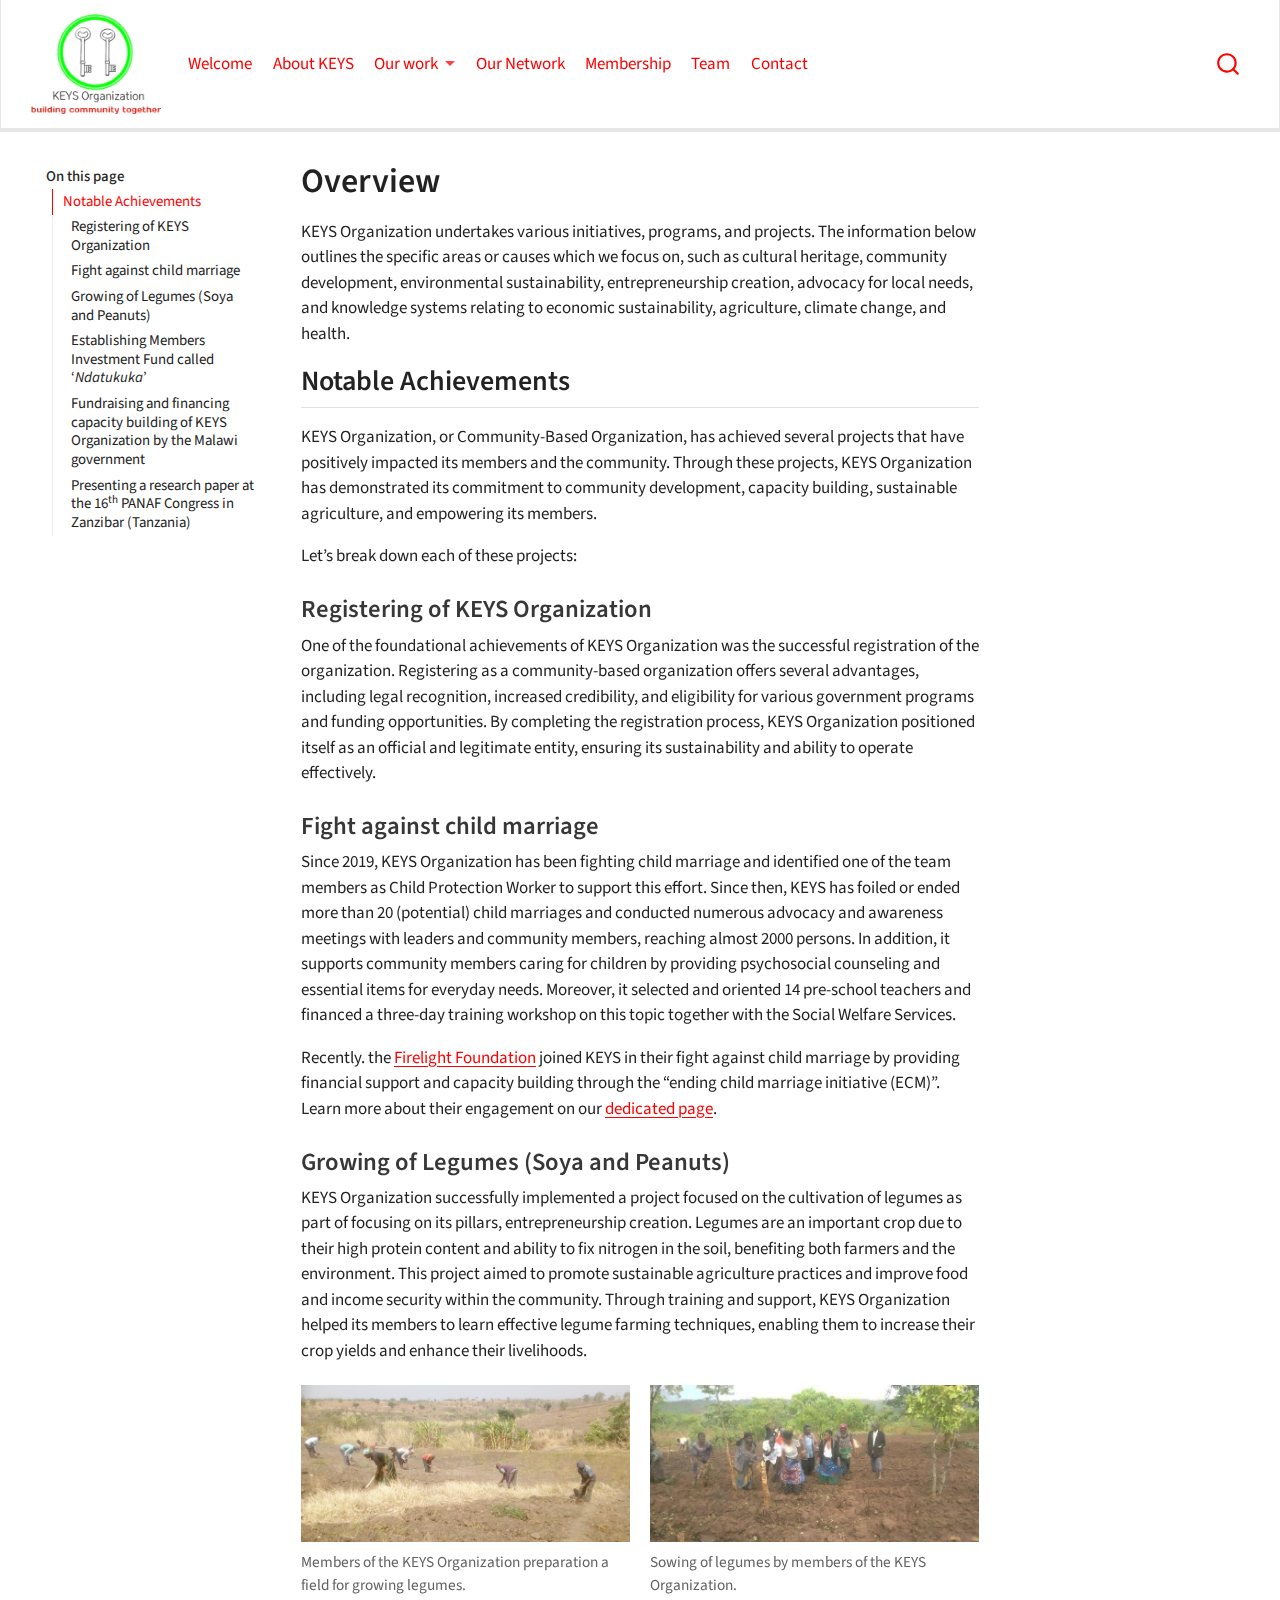
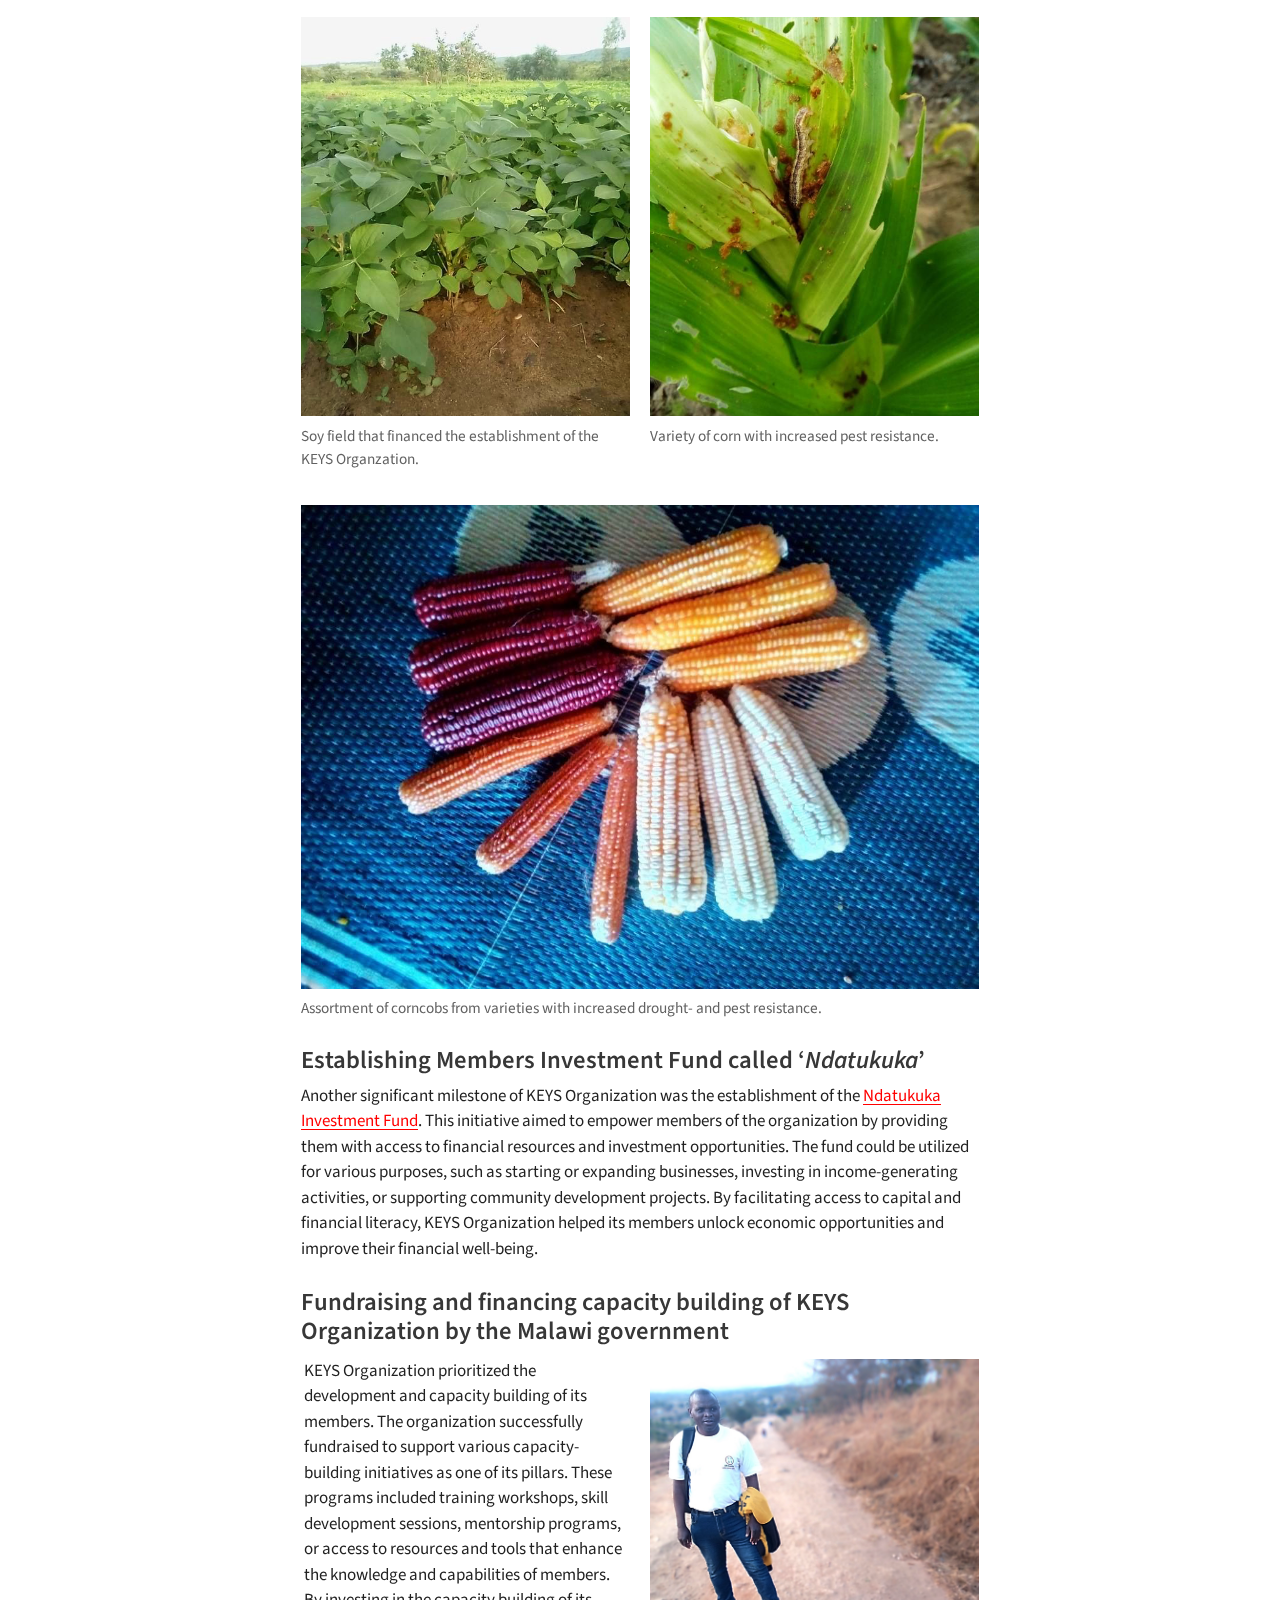
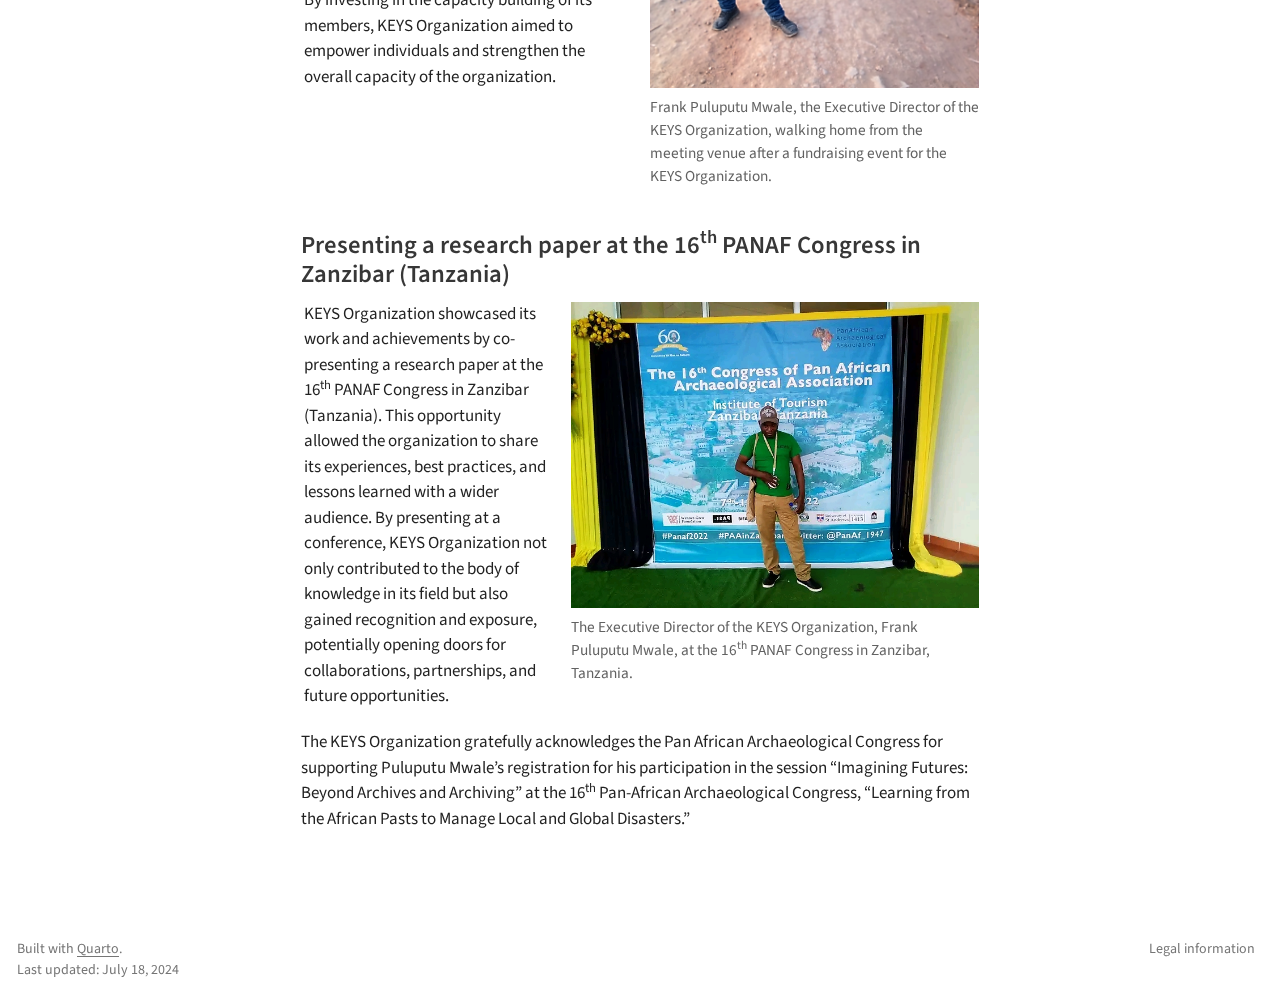
<file: work.html>
<!DOCTYPE html>
<html xmlns="http://www.w3.org/1999/xhtml" lang="en" xml:lang="en"><head>

<meta charset="utf-8">
<meta name="generator" content="quarto-1.5.55">

<meta name="viewport" content="width=device-width, initial-scale=1.0, user-scalable=yes">

<meta name="dcterms.date" content="2024-07-18">

<title>Overview – </title>
<style>
code{white-space: pre-wrap;}
span.smallcaps{font-variant: small-caps;}
div.columns{display: flex; gap: min(4vw, 1.5em);}
div.column{flex: auto; overflow-x: auto;}
div.hanging-indent{margin-left: 1.5em; text-indent: -1.5em;}
ul.task-list{list-style: none;}
ul.task-list li input[type="checkbox"] {
  width: 0.8em;
  margin: 0 0.8em 0.2em -1em; /* quarto-specific, see https://github.com/quarto-dev/quarto-cli/issues/4556 */ 
  vertical-align: middle;
}
</style>


<script src="site_libs/quarto-nav/quarto-nav.js"></script>
<script src="site_libs/quarto-nav/headroom.min.js"></script>
<script src="site_libs/clipboard/clipboard.min.js"></script>
<script src="site_libs/quarto-search/autocomplete.umd.js"></script>
<script src="site_libs/quarto-search/fuse.min.js"></script>
<script src="site_libs/quarto-search/quarto-search.js"></script>
<meta name="quarto:offset" content="./">
<link href="./assets/img/favicons/favicon-32x32.png" rel="icon" type="image/png">
<script src="site_libs/quarto-html/quarto.js"></script>
<script src="site_libs/quarto-html/popper.min.js"></script>
<script src="site_libs/quarto-html/tippy.umd.min.js"></script>
<script src="site_libs/quarto-html/anchor.min.js"></script>
<link href="site_libs/quarto-html/tippy.css" rel="stylesheet">
<link href="site_libs/quarto-html/quarto-syntax-highlighting.css" rel="stylesheet" id="quarto-text-highlighting-styles">
<script src="site_libs/bootstrap/bootstrap.min.js"></script>
<link href="site_libs/bootstrap/bootstrap-icons.css" rel="stylesheet">
<link href="site_libs/bootstrap/bootstrap.min.css" rel="stylesheet" id="quarto-bootstrap" data-mode="light">
<script id="quarto-search-options" type="application/json">{
  "location": "navbar",
  "copy-button": false,
  "collapse-after": 3,
  "panel-placement": "end",
  "type": "overlay",
  "limit": 50,
  "keyboard-shortcut": [
    "f",
    "/",
    "s"
  ],
  "show-item-context": false,
  "language": {
    "search-no-results-text": "No results",
    "search-matching-documents-text": "matching documents",
    "search-copy-link-title": "Copy link to search",
    "search-hide-matches-text": "Hide additional matches",
    "search-more-match-text": "more match in this document",
    "search-more-matches-text": "more matches in this document",
    "search-clear-button-title": "Clear",
    "search-text-placeholder": "",
    "search-detached-cancel-button-title": "Cancel",
    "search-submit-button-title": "Submit",
    "search-label": "Search"
  }
}</script>


<link rel="stylesheet" href="styles.css">
</head>

<body class="floating nav-fixed">

<div id="quarto-search-results"></div>
  <header id="quarto-header" class="headroom fixed-top">
    <nav class="navbar navbar-expand-lg " data-bs-theme="dark">
      <div class="navbar-container container-fluid">
      <div class="navbar-brand-container mx-auto">
    <a class="navbar-brand" href="./index.html">
    <span class="navbar-title"><img src="assets/logo_text.png" height="100" alt="Logo KEYS"></span>
    </a>
  </div>
            <div id="quarto-search" class="" title="Search"></div>
          <button class="navbar-toggler" type="button" data-bs-toggle="collapse" data-bs-target="#navbarCollapse" aria-controls="navbarCollapse" role="menu" aria-expanded="false" aria-label="Toggle navigation" onclick="if (window.quartoToggleHeadroom) { window.quartoToggleHeadroom(); }">
  <span class="navbar-toggler-icon"></span>
</button>
          <div class="collapse navbar-collapse" id="navbarCollapse">
            <ul class="navbar-nav navbar-nav-scroll me-auto">
  <li class="nav-item">
    <a class="nav-link" href="./index.html"> 
<span class="menu-text">Welcome</span></a>
  </li>  
  <li class="nav-item">
    <a class="nav-link" href="./about.html"> 
<span class="menu-text">About KEYS</span></a>
  </li>  
  <li class="nav-item dropdown ">
    <a class="nav-link dropdown-toggle" href="#" id="nav-menu-our-work" role="link" data-bs-toggle="dropdown" aria-expanded="false">
 <span class="menu-text">Our work</span>
    </a>
    <ul class="dropdown-menu" aria-labelledby="nav-menu-our-work">    
        <li>
    <a class="dropdown-item" href="./work.html">
 <span class="dropdown-text">Overview</span></a>
  </li>  
        <li>
    <a class="dropdown-item" href="./work_AgainstChildMarriage.html">
 <span class="dropdown-text">Fight against child marriage</span></a>
  </li>  
    </ul>
  </li>
  <li class="nav-item">
    <a class="nav-link" href="./network.html"> 
<span class="menu-text">Our Network</span></a>
  </li>  
  <li class="nav-item">
    <a class="nav-link" href="./membership.html"> 
<span class="menu-text">Membership</span></a>
  </li>  
  <li class="nav-item">
    <a class="nav-link" href="./team.html"> 
<span class="menu-text">Team</span></a>
  </li>  
  <li class="nav-item">
    <a class="nav-link" href="./contact.html"> 
<span class="menu-text">Contact</span></a>
  </li>  
</ul>
          </div> <!-- /navcollapse -->
            <div class="quarto-navbar-tools">
</div>
      </div> <!-- /container-fluid -->
    </nav>
</header>
<!-- content -->
<div id="quarto-content" class="quarto-container page-columns page-rows-contents page-layout-article page-navbar">
<!-- sidebar -->
  <nav id="quarto-sidebar" class="sidebar collapse collapse-horizontal quarto-sidebar-collapse-item sidebar-navigation floating overflow-auto">
    <nav id="TOC" role="doc-toc" class="toc-active">
    <h2 id="toc-title">On this page</h2>
   
  <ul>
  <li><a href="#notable-achievements" id="toc-notable-achievements" class="nav-link active" data-scroll-target="#notable-achievements">Notable Achievements</a>
  <ul class="collapse">
  <li><a href="#registering-of-keys-organization" id="toc-registering-of-keys-organization" class="nav-link" data-scroll-target="#registering-of-keys-organization">Registering of KEYS Organization</a></li>
  <li><a href="#fight-against-child-marriage" id="toc-fight-against-child-marriage" class="nav-link" data-scroll-target="#fight-against-child-marriage">Fight against child marriage</a></li>
  <li><a href="#growing-of-legumes-soya-and-peanuts" id="toc-growing-of-legumes-soya-and-peanuts" class="nav-link" data-scroll-target="#growing-of-legumes-soya-and-peanuts">Growing of Legumes (Soya and Peanuts)</a></li>
  <li><a href="#establishing-members-investment-fund-called-ndatukuka" id="toc-establishing-members-investment-fund-called-ndatukuka" class="nav-link" data-scroll-target="#establishing-members-investment-fund-called-ndatukuka">Establishing Members Investment Fund called ‘<em>Ndatukuka</em>’</a></li>
  <li><a href="#fundraising-and-financing-capacity-building-of-keys-organization-by-the-malawi-government" id="toc-fundraising-and-financing-capacity-building-of-keys-organization-by-the-malawi-government" class="nav-link" data-scroll-target="#fundraising-and-financing-capacity-building-of-keys-organization-by-the-malawi-government">Fundraising and financing capacity building of KEYS Organization by the Malawi government</a></li>
  <li><a href="#presenting-a-research-paper-at-the-16th-panaf-congress-in-zanzibar-tanzania" id="toc-presenting-a-research-paper-at-the-16th-panaf-congress-in-zanzibar-tanzania" class="nav-link" data-scroll-target="#presenting-a-research-paper-at-the-16th-panaf-congress-in-zanzibar-tanzania">Presenting a research paper at the 16<sup>th</sup> PANAF Congress in Zanzibar (Tanzania)</a></li>
  </ul></li>
  </ul>
</nav>
</nav>
<div id="quarto-sidebar-glass" class="quarto-sidebar-collapse-item" data-bs-toggle="collapse" data-bs-target=".quarto-sidebar-collapse-item"></div>
<!-- margin-sidebar -->
    <div id="quarto-margin-sidebar" class="sidebar margin-sidebar zindex-bottom">
    </div>
<!-- main -->
<main class="content" id="quarto-document-content">

<header id="title-block-header">
<h1 class="title display-7">Overview</h1>
</header>


<p>KEYS Organization undertakes various initiatives, programs, and projects. The information below outlines the specific areas or causes which we focus on, such as cultural heritage, community development, environmental sustainability, entrepreneurship creation, advocacy for local needs, and knowledge systems relating to economic sustainability, agriculture, climate change, and health.</p>
<section id="notable-achievements" class="level2">
<h2 class="anchored" data-anchor-id="notable-achievements">Notable Achievements</h2>
<p>KEYS Organization, or Community-Based Organization, has achieved several projects that have positively impacted its members and the community. Through these projects, KEYS Organization has demonstrated its commitment to community development, capacity building, sustainable agriculture, and empowering its members.</p>
<p>Let’s break down each of these projects:</p>
<section id="registering-of-keys-organization" class="level3">
<h3 class="anchored" data-anchor-id="registering-of-keys-organization">Registering of KEYS Organization</h3>
<p>One of the foundational achievements of KEYS Organization was the successful registration of the organization. Registering as a community-based organization offers several advantages, including legal recognition, increased credibility, and eligibility for various government programs and funding opportunities. By completing the registration process, KEYS Organization positioned itself as an official and legitimate entity, ensuring its sustainability and ability to operate effectively.</p>
</section>
<section id="fight-against-child-marriage" class="level3">
<h3 class="anchored" data-anchor-id="fight-against-child-marriage">Fight against child marriage</h3>
<p>Since 2019, KEYS Organization has been fighting child marriage and identified one of the team members as Child Protection Worker to support this effort. Since then, KEYS has foiled or ended more than 20 (potential) child marriages and conducted numerous advocacy and awareness meetings with leaders and community members, reaching almost 2000 persons. In addition, it supports community members caring for children by providing psychosocial counseling and essential items for everyday needs. Moreover, it selected and oriented 14 pre-school teachers and financed a three-day training workshop on this topic together with the Social Welfare Services.</p>
<p>Recently. the <a href="https://www.firelightfoundation.org/">Firelight Foundation</a> joined KEYS in their fight against child marriage by providing financial support and capacity building through the “ending child marriage initiative (ECM)”. Learn more about their engagement on our <a href="./work_AgainstChildMarriage.html">dedicated page</a>.</p>
</section>
<section id="growing-of-legumes-soya-and-peanuts" class="level3">
<h3 class="anchored" data-anchor-id="growing-of-legumes-soya-and-peanuts">Growing of Legumes (Soya and Peanuts)</h3>
<p>KEYS Organization successfully implemented a project focused on the cultivation of legumes as part of focusing on its pillars, entrepreneurship creation. Legumes are an important crop due to their high protein content and ability to fix nitrogen in the soil, benefiting both farmers and the environment. This project aimed to promote sustainable agriculture practices and improve food and income security within the community. Through training and support, KEYS Organization helped its members to learn effective legume farming techniques, enabling them to increase their crop yields and enhance their livelihoods.</p>
<div>

</div>
<div class="quarto-layout-panel" data-layout-nrow="2">
<div class="quarto-layout-row">
<div class="quarto-layout-cell" style="flex-basis: 50.0%;justify-content: flex-start;">
<div class="quarto-figure quarto-figure-center">
<figure class="figure">
<p><img src="assets/img/FieldPrep2.png" class="img-fluid figure-img" alt="Several persons working on a field to prepare the field for sowing."></p>
<figcaption>Members of the KEYS Organization preparation a field for growing legumes.</figcaption>
</figure>
</div>
</div>
<div class="quarto-layout-cell" style="flex-basis: 50.0%;justify-content: flex-start;">
<div class="quarto-figure quarto-figure-center">
<figure class="figure">
<p><img src="assets/img/Sowing1.png" class="img-fluid figure-img" alt="A group o fpeople sowing legumes on a field."></p>
<figcaption>Sowing of legumes by members of the KEYS Organization.</figcaption>
</figure>
</div>
</div>
</div>
<div class="quarto-layout-row">
<div class="quarto-layout-cell" style="flex-basis: 50.0%;justify-content: flex-start;">
<div class="quarto-figure quarto-figure-center">
<figure class="figure">
<p><img src="assets/img/SoyField.png" class="img-fluid figure-img" alt="A field with densely growing soy plants."></p>
<figcaption>Soy field that financed the establishment of the KEYS Organzation.</figcaption>
</figure>
</div>
</div>
<div class="quarto-layout-cell" style="flex-basis: 50.0%;justify-content: flex-start;">
<div class="quarto-figure quarto-figure-center">
<figure class="figure">
<p><img src="assets/img/ResistantCorn2.png" class="img-fluid figure-img" alt="a corn plant with visible feeding damage from pests and a caterpillar in the center of the plant."></p>
<figcaption>Variety of corn with increased pest resistance.</figcaption>
</figure>
</div>
</div>
</div>
</div>
<div class="quarto-figure quarto-figure-center">
<figure class="figure">
<p><img src="assets/img/ResistantCorn1.png" class="img-fluid figure-img" alt="Corncobs with colours ranging from purple-red to white arranged in a circle-like fashion on a blue blanket."></p>
<figcaption>Assortment of corncobs from varieties with increased drought- and pest resistance.</figcaption>
</figure>
</div>
</section>
<section id="establishing-members-investment-fund-called-ndatukuka" class="level3">
<h3 class="anchored" data-anchor-id="establishing-members-investment-fund-called-ndatukuka">Establishing Members Investment Fund called ‘<em>Ndatukuka</em>’</h3>
<p>Another significant milestone of KEYS Organization was the establishment of the <a href="./membership.html#about-ndatukuka-investment-fund">Ndatukuka Investment Fund</a>. This initiative aimed to empower members of the organization by providing them with access to financial resources and investment opportunities. The fund could be utilized for various purposes, such as starting or expanding businesses, investing in income-generating activities, or supporting community development projects. By facilitating access to capital and financial literacy, KEYS Organization helped its members unlock economic opportunities and improve their financial well-being.</p>
</section>
<section id="fundraising-and-financing-capacity-building-of-keys-organization-by-the-malawi-government" class="level3">
<h3 class="anchored" data-anchor-id="fundraising-and-financing-capacity-building-of-keys-organization-by-the-malawi-government">Fundraising and financing capacity building of KEYS Organization by the Malawi government</h3>
<div>

</div>
<div class="quarto-layout-panel" data-layout-ncol="2">
<div class="quarto-layout-row">
<div id="column-text" class="quarto-layout-cell" style="flex-basis: 50.0%;justify-content: flex-start;">
<p>KEYS Organization prioritized the development and capacity building of its members. The organization successfully fundraised to support various capacity-building initiatives as one of its pillars. These programs included training workshops, skill development sessions, mentorship programs, or access to resources and tools that enhance the knowledge and capabilities of members. By investing in the capacity building of its members, KEYS Organization aimed to empower individuals and strengthen the overall capacity of the organization.</p>
</div>
<div id="column-image" class="quarto-layout-cell" style="flex-basis: 50.0%;justify-content: flex-start;">
<div class="quarto-figure quarto-figure-center">
<figure class="figure">
<p><img src="assets/img/ExecDir_walk.png" class="img-fluid figure-img" alt="The Executive Director of the KEYS Organization on a gravel road walking."></p>
<figcaption>Frank Puluputu Mwale, the Executive Director of the KEYS Organization, walking home from the meeting venue after a fundraising event for the KEYS Organization.</figcaption>
</figure>
</div>
</div>
</div>
</div>
</section>
<section id="presenting-a-research-paper-at-the-16th-panaf-congress-in-zanzibar-tanzania" class="level3">
<h3 class="anchored" data-anchor-id="presenting-a-research-paper-at-the-16th-panaf-congress-in-zanzibar-tanzania">Presenting a research paper at the 16<sup>th</sup> PANAF Congress in Zanzibar (Tanzania)</h3>
<div>

</div>
<div class="quarto-layout-panel" data-layout="[ 38 , 62 ]">
<div class="quarto-layout-row">
<div id="column-text" class="quarto-layout-cell" style="flex-basis: 38.0%;justify-content: flex-start;">
<p>KEYS Organization showcased its work and achievements by co-presenting a research paper at the 16<sup>th</sup> PANAF Congress in Zanzibar (Tanzania). This opportunity allowed the organization to share its experiences, best practices, and lessons learned with a wider audience. By presenting at a conference, KEYS Organization not only contributed to the body of knowledge in its field but also gained recognition and exposure, potentially opening doors for collaborations, partnerships, and future opportunities.</p>
</div>
<div id="column-image" class="quarto-layout-cell" style="flex-basis: 62.0%;justify-content: flex-start;">
<div class="quarto-figure quarto-figure-center">
<figure class="figure">
<p><img src="assets/img/PANAF.png" class="img-fluid figure-img" alt="The Executive Director of the KEYS Organization in front of the photo wall of the 16th PANAF congress."></p>
<figcaption>The Executive Director of the KEYS Organization, Frank Puluputu Mwale, at the 16<sup>th</sup> PANAF Congress in Zanzibar, Tanzania.</figcaption>
</figure>
</div>
</div>
</div>
</div>
<p>The KEYS Organization gratefully acknowledges the Pan African Archaeological Congress for supporting Puluputu Mwale’s registration for his participation in the session “Imagining Futures: Beyond Archives and Archiving” at the 16<sup>th</sup> Pan-African Archaeological Congress, “Learning from the African Pasts to Manage Local and Global Disasters.”</p>


</section>
</section>

</main> <!-- /main -->
<script id="quarto-html-after-body" type="application/javascript">
window.document.addEventListener("DOMContentLoaded", function (event) {
  const toggleBodyColorMode = (bsSheetEl) => {
    const mode = bsSheetEl.getAttribute("data-mode");
    const bodyEl = window.document.querySelector("body");
    if (mode === "dark") {
      bodyEl.classList.add("quarto-dark");
      bodyEl.classList.remove("quarto-light");
    } else {
      bodyEl.classList.add("quarto-light");
      bodyEl.classList.remove("quarto-dark");
    }
  }
  const toggleBodyColorPrimary = () => {
    const bsSheetEl = window.document.querySelector("link#quarto-bootstrap");
    if (bsSheetEl) {
      toggleBodyColorMode(bsSheetEl);
    }
  }
  toggleBodyColorPrimary();  
  const icon = "";
  const anchorJS = new window.AnchorJS();
  anchorJS.options = {
    placement: 'right',
    icon: icon
  };
  anchorJS.add('.anchored');
  const isCodeAnnotation = (el) => {
    for (const clz of el.classList) {
      if (clz.startsWith('code-annotation-')) {                     
        return true;
      }
    }
    return false;
  }
  const onCopySuccess = function(e) {
    // button target
    const button = e.trigger;
    // don't keep focus
    button.blur();
    // flash "checked"
    button.classList.add('code-copy-button-checked');
    var currentTitle = button.getAttribute("title");
    button.setAttribute("title", "Copied!");
    let tooltip;
    if (window.bootstrap) {
      button.setAttribute("data-bs-toggle", "tooltip");
      button.setAttribute("data-bs-placement", "left");
      button.setAttribute("data-bs-title", "Copied!");
      tooltip = new bootstrap.Tooltip(button, 
        { trigger: "manual", 
          customClass: "code-copy-button-tooltip",
          offset: [0, -8]});
      tooltip.show();    
    }
    setTimeout(function() {
      if (tooltip) {
        tooltip.hide();
        button.removeAttribute("data-bs-title");
        button.removeAttribute("data-bs-toggle");
        button.removeAttribute("data-bs-placement");
      }
      button.setAttribute("title", currentTitle);
      button.classList.remove('code-copy-button-checked');
    }, 1000);
    // clear code selection
    e.clearSelection();
  }
  const getTextToCopy = function(trigger) {
      const codeEl = trigger.previousElementSibling.cloneNode(true);
      for (const childEl of codeEl.children) {
        if (isCodeAnnotation(childEl)) {
          childEl.remove();
        }
      }
      return codeEl.innerText;
  }
  const clipboard = new window.ClipboardJS('.code-copy-button:not([data-in-quarto-modal])', {
    text: getTextToCopy
  });
  clipboard.on('success', onCopySuccess);
  if (window.document.getElementById('quarto-embedded-source-code-modal')) {
    // For code content inside modals, clipBoardJS needs to be initialized with a container option
    // TODO: Check when it could be a function (https://github.com/zenorocha/clipboard.js/issues/860)
    const clipboardModal = new window.ClipboardJS('.code-copy-button[data-in-quarto-modal]', {
      text: getTextToCopy,
      container: window.document.getElementById('quarto-embedded-source-code-modal')
    });
    clipboardModal.on('success', onCopySuccess);
  }
    var localhostRegex = new RegExp(/^(?:http|https):\/\/localhost\:?[0-9]*\//);
    var mailtoRegex = new RegExp(/^mailto:/);
      var filterRegex = new RegExp("https:\/\/archaeothommy\.github\.io\/KEYS");
    var isInternal = (href) => {
        return filterRegex.test(href) || localhostRegex.test(href) || mailtoRegex.test(href);
    }
    // Inspect non-navigation links and adorn them if external
 	var links = window.document.querySelectorAll('a[href]:not(.nav-link):not(.navbar-brand):not(.toc-action):not(.sidebar-link):not(.sidebar-item-toggle):not(.pagination-link):not(.no-external):not([aria-hidden]):not(.dropdown-item):not(.quarto-navigation-tool):not(.about-link)');
    for (var i=0; i<links.length; i++) {
      const link = links[i];
      if (!isInternal(link.href)) {
        // undo the damage that might have been done by quarto-nav.js in the case of
        // links that we want to consider external
        if (link.dataset.originalHref !== undefined) {
          link.href = link.dataset.originalHref;
        }
          // target, if specified
          link.setAttribute("target", "_blank");
          if (link.getAttribute("rel") === null) {
            link.setAttribute("rel", "noopener");
          }
      }
    }
  function tippyHover(el, contentFn, onTriggerFn, onUntriggerFn) {
    const config = {
      allowHTML: true,
      maxWidth: 500,
      delay: 100,
      arrow: false,
      appendTo: function(el) {
          return el.parentElement;
      },
      interactive: true,
      interactiveBorder: 10,
      theme: 'quarto',
      placement: 'bottom-start',
    };
    if (contentFn) {
      config.content = contentFn;
    }
    if (onTriggerFn) {
      config.onTrigger = onTriggerFn;
    }
    if (onUntriggerFn) {
      config.onUntrigger = onUntriggerFn;
    }
    window.tippy(el, config); 
  }
  const noterefs = window.document.querySelectorAll('a[role="doc-noteref"]');
  for (var i=0; i<noterefs.length; i++) {
    const ref = noterefs[i];
    tippyHover(ref, function() {
      // use id or data attribute instead here
      let href = ref.getAttribute('data-footnote-href') || ref.getAttribute('href');
      try { href = new URL(href).hash; } catch {}
      const id = href.replace(/^#\/?/, "");
      const note = window.document.getElementById(id);
      if (note) {
        return note.innerHTML;
      } else {
        return "";
      }
    });
  }
  const xrefs = window.document.querySelectorAll('a.quarto-xref');
  const processXRef = (id, note) => {
    // Strip column container classes
    const stripColumnClz = (el) => {
      el.classList.remove("page-full", "page-columns");
      if (el.children) {
        for (const child of el.children) {
          stripColumnClz(child);
        }
      }
    }
    stripColumnClz(note)
    if (id === null || id.startsWith('sec-')) {
      // Special case sections, only their first couple elements
      const container = document.createElement("div");
      if (note.children && note.children.length > 2) {
        container.appendChild(note.children[0].cloneNode(true));
        for (let i = 1; i < note.children.length; i++) {
          const child = note.children[i];
          if (child.tagName === "P" && child.innerText === "") {
            continue;
          } else {
            container.appendChild(child.cloneNode(true));
            break;
          }
        }
        if (window.Quarto?.typesetMath) {
          window.Quarto.typesetMath(container);
        }
        return container.innerHTML
      } else {
        if (window.Quarto?.typesetMath) {
          window.Quarto.typesetMath(note);
        }
        return note.innerHTML;
      }
    } else {
      // Remove any anchor links if they are present
      const anchorLink = note.querySelector('a.anchorjs-link');
      if (anchorLink) {
        anchorLink.remove();
      }
      if (window.Quarto?.typesetMath) {
        window.Quarto.typesetMath(note);
      }
      // TODO in 1.5, we should make sure this works without a callout special case
      if (note.classList.contains("callout")) {
        return note.outerHTML;
      } else {
        return note.innerHTML;
      }
    }
  }
  for (var i=0; i<xrefs.length; i++) {
    const xref = xrefs[i];
    tippyHover(xref, undefined, function(instance) {
      instance.disable();
      let url = xref.getAttribute('href');
      let hash = undefined; 
      if (url.startsWith('#')) {
        hash = url;
      } else {
        try { hash = new URL(url).hash; } catch {}
      }
      if (hash) {
        const id = hash.replace(/^#\/?/, "");
        const note = window.document.getElementById(id);
        if (note !== null) {
          try {
            const html = processXRef(id, note.cloneNode(true));
            instance.setContent(html);
          } finally {
            instance.enable();
            instance.show();
          }
        } else {
          // See if we can fetch this
          fetch(url.split('#')[0])
          .then(res => res.text())
          .then(html => {
            const parser = new DOMParser();
            const htmlDoc = parser.parseFromString(html, "text/html");
            const note = htmlDoc.getElementById(id);
            if (note !== null) {
              const html = processXRef(id, note);
              instance.setContent(html);
            } 
          }).finally(() => {
            instance.enable();
            instance.show();
          });
        }
      } else {
        // See if we can fetch a full url (with no hash to target)
        // This is a special case and we should probably do some content thinning / targeting
        fetch(url)
        .then(res => res.text())
        .then(html => {
          const parser = new DOMParser();
          const htmlDoc = parser.parseFromString(html, "text/html");
          const note = htmlDoc.querySelector('main.content');
          if (note !== null) {
            // This should only happen for chapter cross references
            // (since there is no id in the URL)
            // remove the first header
            if (note.children.length > 0 && note.children[0].tagName === "HEADER") {
              note.children[0].remove();
            }
            const html = processXRef(null, note);
            instance.setContent(html);
          } 
        }).finally(() => {
          instance.enable();
          instance.show();
        });
      }
    }, function(instance) {
    });
  }
      let selectedAnnoteEl;
      const selectorForAnnotation = ( cell, annotation) => {
        let cellAttr = 'data-code-cell="' + cell + '"';
        let lineAttr = 'data-code-annotation="' +  annotation + '"';
        const selector = 'span[' + cellAttr + '][' + lineAttr + ']';
        return selector;
      }
      const selectCodeLines = (annoteEl) => {
        const doc = window.document;
        const targetCell = annoteEl.getAttribute("data-target-cell");
        const targetAnnotation = annoteEl.getAttribute("data-target-annotation");
        const annoteSpan = window.document.querySelector(selectorForAnnotation(targetCell, targetAnnotation));
        const lines = annoteSpan.getAttribute("data-code-lines").split(",");
        const lineIds = lines.map((line) => {
          return targetCell + "-" + line;
        })
        let top = null;
        let height = null;
        let parent = null;
        if (lineIds.length > 0) {
            //compute the position of the single el (top and bottom and make a div)
            const el = window.document.getElementById(lineIds[0]);
            top = el.offsetTop;
            height = el.offsetHeight;
            parent = el.parentElement.parentElement;
          if (lineIds.length > 1) {
            const lastEl = window.document.getElementById(lineIds[lineIds.length - 1]);
            const bottom = lastEl.offsetTop + lastEl.offsetHeight;
            height = bottom - top;
          }
          if (top !== null && height !== null && parent !== null) {
            // cook up a div (if necessary) and position it 
            let div = window.document.getElementById("code-annotation-line-highlight");
            if (div === null) {
              div = window.document.createElement("div");
              div.setAttribute("id", "code-annotation-line-highlight");
              div.style.position = 'absolute';
              parent.appendChild(div);
            }
            div.style.top = top - 2 + "px";
            div.style.height = height + 4 + "px";
            div.style.left = 0;
            let gutterDiv = window.document.getElementById("code-annotation-line-highlight-gutter");
            if (gutterDiv === null) {
              gutterDiv = window.document.createElement("div");
              gutterDiv.setAttribute("id", "code-annotation-line-highlight-gutter");
              gutterDiv.style.position = 'absolute';
              const codeCell = window.document.getElementById(targetCell);
              const gutter = codeCell.querySelector('.code-annotation-gutter');
              gutter.appendChild(gutterDiv);
            }
            gutterDiv.style.top = top - 2 + "px";
            gutterDiv.style.height = height + 4 + "px";
          }
          selectedAnnoteEl = annoteEl;
        }
      };
      const unselectCodeLines = () => {
        const elementsIds = ["code-annotation-line-highlight", "code-annotation-line-highlight-gutter"];
        elementsIds.forEach((elId) => {
          const div = window.document.getElementById(elId);
          if (div) {
            div.remove();
          }
        });
        selectedAnnoteEl = undefined;
      };
        // Handle positioning of the toggle
    window.addEventListener(
      "resize",
      throttle(() => {
        elRect = undefined;
        if (selectedAnnoteEl) {
          selectCodeLines(selectedAnnoteEl);
        }
      }, 10)
    );
    function throttle(fn, ms) {
    let throttle = false;
    let timer;
      return (...args) => {
        if(!throttle) { // first call gets through
            fn.apply(this, args);
            throttle = true;
        } else { // all the others get throttled
            if(timer) clearTimeout(timer); // cancel #2
            timer = setTimeout(() => {
              fn.apply(this, args);
              timer = throttle = false;
            }, ms);
        }
      };
    }
      // Attach click handler to the DT
      const annoteDls = window.document.querySelectorAll('dt[data-target-cell]');
      for (const annoteDlNode of annoteDls) {
        annoteDlNode.addEventListener('click', (event) => {
          const clickedEl = event.target;
          if (clickedEl !== selectedAnnoteEl) {
            unselectCodeLines();
            const activeEl = window.document.querySelector('dt[data-target-cell].code-annotation-active');
            if (activeEl) {
              activeEl.classList.remove('code-annotation-active');
            }
            selectCodeLines(clickedEl);
            clickedEl.classList.add('code-annotation-active');
          } else {
            // Unselect the line
            unselectCodeLines();
            clickedEl.classList.remove('code-annotation-active');
          }
        });
      }
  const findCites = (el) => {
    const parentEl = el.parentElement;
    if (parentEl) {
      const cites = parentEl.dataset.cites;
      if (cites) {
        return {
          el,
          cites: cites.split(' ')
        };
      } else {
        return findCites(el.parentElement)
      }
    } else {
      return undefined;
    }
  };
  var bibliorefs = window.document.querySelectorAll('a[role="doc-biblioref"]');
  for (var i=0; i<bibliorefs.length; i++) {
    const ref = bibliorefs[i];
    const citeInfo = findCites(ref);
    if (citeInfo) {
      tippyHover(citeInfo.el, function() {
        var popup = window.document.createElement('div');
        citeInfo.cites.forEach(function(cite) {
          var citeDiv = window.document.createElement('div');
          citeDiv.classList.add('hanging-indent');
          citeDiv.classList.add('csl-entry');
          var biblioDiv = window.document.getElementById('ref-' + cite);
          if (biblioDiv) {
            citeDiv.innerHTML = biblioDiv.innerHTML;
          }
          popup.appendChild(citeDiv);
        });
        return popup.innerHTML;
      });
    }
  }
});
</script>
</div> <!-- /content -->
<footer class="footer">
  <div class="nav-footer">
    <div class="nav-footer-left">
      <ul class="footer-items list-unstyled">
    <li class="nav-item">
 Built with <a href="https://quarto.org/">Quarto</a>. <br> Last updated: July 18, 2024
  </li>  
</ul>
    </div>   
    <div class="nav-footer-center">
      &nbsp;
    </div>
    <div class="nav-footer-right">
      <ul class="footer-items list-unstyled">
    <li class="nav-item">
    <a class="nav-link" href="./legal.html">
<p>Legal information</p>
</a>
  </li>  
</ul>
    </div>
  </div>
</footer>




</body></html>
</file>
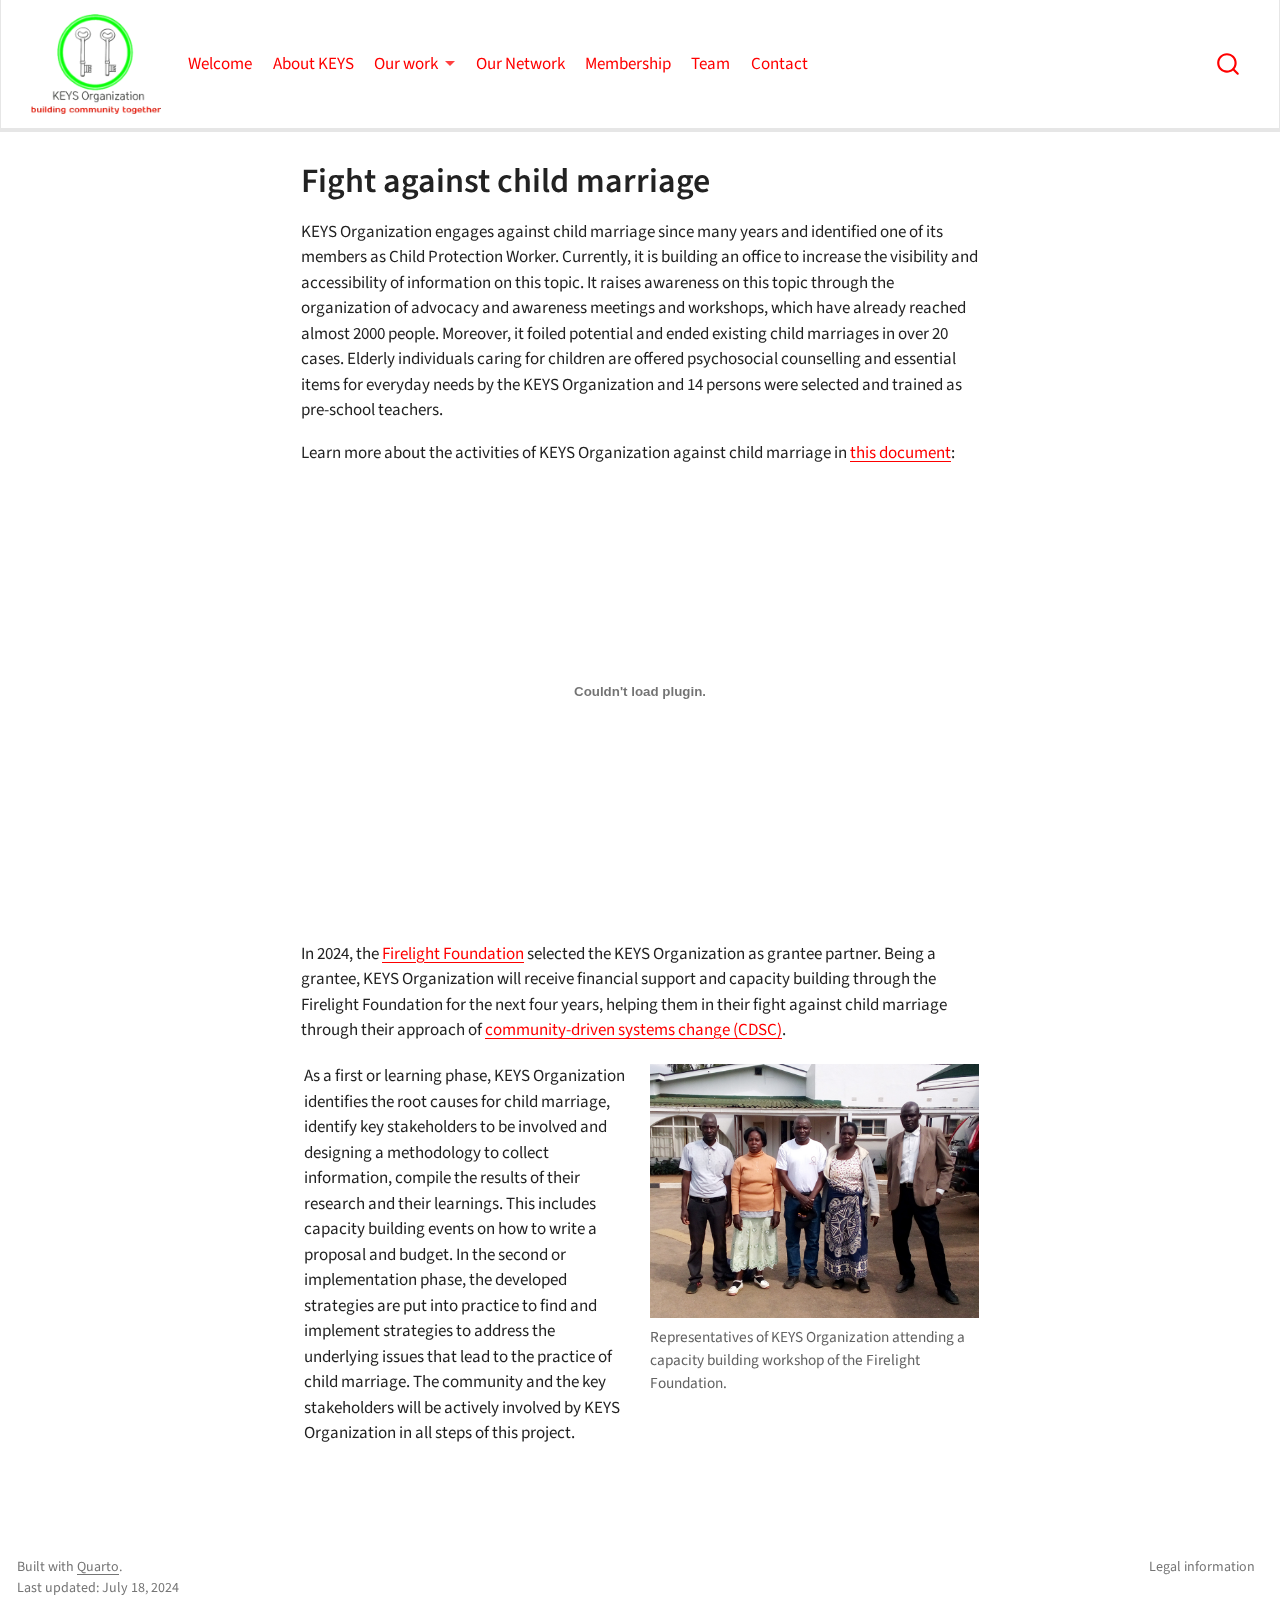
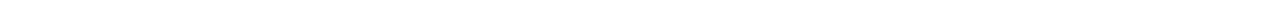
<file: work_AgainstChildMarriage.html>
<!DOCTYPE html>
<html xmlns="http://www.w3.org/1999/xhtml" lang="en" xml:lang="en"><head>

<meta charset="utf-8">
<meta name="generator" content="quarto-1.5.55">

<meta name="viewport" content="width=device-width, initial-scale=1.0, user-scalable=yes">

<meta name="dcterms.date" content="2024-07-18">

<title>Fight against child marriage – </title>
<style>
code{white-space: pre-wrap;}
span.smallcaps{font-variant: small-caps;}
div.columns{display: flex; gap: min(4vw, 1.5em);}
div.column{flex: auto; overflow-x: auto;}
div.hanging-indent{margin-left: 1.5em; text-indent: -1.5em;}
ul.task-list{list-style: none;}
ul.task-list li input[type="checkbox"] {
  width: 0.8em;
  margin: 0 0.8em 0.2em -1em; /* quarto-specific, see https://github.com/quarto-dev/quarto-cli/issues/4556 */ 
  vertical-align: middle;
}
</style>


<script src="site_libs/quarto-nav/quarto-nav.js"></script>
<script src="site_libs/quarto-nav/headroom.min.js"></script>
<script src="site_libs/clipboard/clipboard.min.js"></script>
<script src="site_libs/quarto-search/autocomplete.umd.js"></script>
<script src="site_libs/quarto-search/fuse.min.js"></script>
<script src="site_libs/quarto-search/quarto-search.js"></script>
<meta name="quarto:offset" content="./">
<link href="./assets/img/favicons/favicon-32x32.png" rel="icon" type="image/png">
<script src="site_libs/quarto-html/quarto.js"></script>
<script src="site_libs/quarto-html/popper.min.js"></script>
<script src="site_libs/quarto-html/tippy.umd.min.js"></script>
<script src="site_libs/quarto-html/anchor.min.js"></script>
<link href="site_libs/quarto-html/tippy.css" rel="stylesheet">
<link href="site_libs/quarto-html/quarto-syntax-highlighting.css" rel="stylesheet" id="quarto-text-highlighting-styles">
<script src="site_libs/bootstrap/bootstrap.min.js"></script>
<link href="site_libs/bootstrap/bootstrap-icons.css" rel="stylesheet">
<link href="site_libs/bootstrap/bootstrap.min.css" rel="stylesheet" id="quarto-bootstrap" data-mode="light">
<script id="quarto-search-options" type="application/json">{
  "location": "navbar",
  "copy-button": false,
  "collapse-after": 3,
  "panel-placement": "end",
  "type": "overlay",
  "limit": 50,
  "keyboard-shortcut": [
    "f",
    "/",
    "s"
  ],
  "show-item-context": false,
  "language": {
    "search-no-results-text": "No results",
    "search-matching-documents-text": "matching documents",
    "search-copy-link-title": "Copy link to search",
    "search-hide-matches-text": "Hide additional matches",
    "search-more-match-text": "more match in this document",
    "search-more-matches-text": "more matches in this document",
    "search-clear-button-title": "Clear",
    "search-text-placeholder": "",
    "search-detached-cancel-button-title": "Cancel",
    "search-submit-button-title": "Submit",
    "search-label": "Search"
  }
}</script>


<link rel="stylesheet" href="styles.css">
</head>

<body class="floating nav-fixed">

<div id="quarto-search-results"></div>
  <header id="quarto-header" class="headroom fixed-top">
    <nav class="navbar navbar-expand-lg " data-bs-theme="dark">
      <div class="navbar-container container-fluid">
      <div class="navbar-brand-container mx-auto">
    <a class="navbar-brand" href="./index.html">
    <span class="navbar-title"><img src="assets/logo_text.png" height="100" alt="Logo KEYS"></span>
    </a>
  </div>
            <div id="quarto-search" class="" title="Search"></div>
          <button class="navbar-toggler" type="button" data-bs-toggle="collapse" data-bs-target="#navbarCollapse" aria-controls="navbarCollapse" role="menu" aria-expanded="false" aria-label="Toggle navigation" onclick="if (window.quartoToggleHeadroom) { window.quartoToggleHeadroom(); }">
  <span class="navbar-toggler-icon"></span>
</button>
          <div class="collapse navbar-collapse" id="navbarCollapse">
            <ul class="navbar-nav navbar-nav-scroll me-auto">
  <li class="nav-item">
    <a class="nav-link" href="./index.html"> 
<span class="menu-text">Welcome</span></a>
  </li>  
  <li class="nav-item">
    <a class="nav-link" href="./about.html"> 
<span class="menu-text">About KEYS</span></a>
  </li>  
  <li class="nav-item dropdown ">
    <a class="nav-link dropdown-toggle" href="#" id="nav-menu-our-work" role="link" data-bs-toggle="dropdown" aria-expanded="false">
 <span class="menu-text">Our work</span>
    </a>
    <ul class="dropdown-menu" aria-labelledby="nav-menu-our-work">    
        <li>
    <a class="dropdown-item" href="./work.html">
 <span class="dropdown-text">Overview</span></a>
  </li>  
        <li>
    <a class="dropdown-item" href="./work_AgainstChildMarriage.html">
 <span class="dropdown-text">Fight against child marriage</span></a>
  </li>  
    </ul>
  </li>
  <li class="nav-item">
    <a class="nav-link" href="./network.html"> 
<span class="menu-text">Our Network</span></a>
  </li>  
  <li class="nav-item">
    <a class="nav-link" href="./membership.html"> 
<span class="menu-text">Membership</span></a>
  </li>  
  <li class="nav-item">
    <a class="nav-link" href="./team.html"> 
<span class="menu-text">Team</span></a>
  </li>  
  <li class="nav-item">
    <a class="nav-link" href="./contact.html"> 
<span class="menu-text">Contact</span></a>
  </li>  
</ul>
          </div> <!-- /navcollapse -->
            <div class="quarto-navbar-tools">
</div>
      </div> <!-- /container-fluid -->
    </nav>
</header>
<!-- content -->
<div id="quarto-content" class="quarto-container page-columns page-rows-contents page-layout-article page-navbar">
<!-- sidebar -->
  <nav id="quarto-sidebar" class="sidebar collapse collapse-horizontal quarto-sidebar-collapse-item sidebar-navigation floating overflow-auto">
    
</nav>
<div id="quarto-sidebar-glass" class="quarto-sidebar-collapse-item" data-bs-toggle="collapse" data-bs-target=".quarto-sidebar-collapse-item"></div>
<!-- margin-sidebar -->
    <div id="quarto-margin-sidebar" class="sidebar margin-sidebar zindex-bottom">
    </div>
<!-- main -->
<main class="content" id="quarto-document-content">

<header id="title-block-header">
<h1 class="title display-7">Fight against child marriage</h1>
</header>


<p>KEYS Organization engages against child marriage since many years and identified one of its members as Child Protection Worker. Currently, it is building an office to increase the visibility and accessibility of information on this topic. It raises awareness on this topic through the organization of advocacy and awareness meetings and workshops, which have already reached almost 2000 people. Moreover, it foiled potential and ended existing child marriages in over 20 cases. Elderly individuals caring for children are offered psychosocial counselling and essential items for everyday needs by the KEYS Organization and 14 persons were selected and trained as pre-school teachers.</p>
<p>Learn more about the activities of KEYS Organization against child marriage in <a href="assets/KEYS-Presentation-Firelight Foundation Orientation-27May2024.pdf">this document</a>: <embed src="assets/KEYS-Presentation-Firelight Foundation Orientation-27May2024.pdf" style="width:100.0%" height="450"></p>
<p>In 2024, the <a href="https://www.firelightfoundation.org/">Firelight Foundation</a> selected the KEYS Organization as grantee partner. Being a grantee, KEYS Organization will receive financial support and capacity building through the Firelight Foundation for the next four years, helping them in their fight against child marriage through their approach of <a href="https://www.firelightfoundation.org/cdsc">community-driven systems change (CDSC)</a>.</p>
<div>

</div>
<div class="quarto-layout-panel" data-layout="[ 50 , 50 ]">
<div class="quarto-layout-row">
<div id="column-text" class="quarto-layout-cell" style="flex-basis: 50.0%;justify-content: flex-start;">
<p>As a first or learning phase, KEYS Organization identifies the root causes for child marriage, identify key stakeholders to be involved and designing a methodology to collect information, compile the results of their research and their learnings. This includes capacity building events on how to write a proposal and budget. In the second or implementation phase, the developed strategies are put into practice to find and implement strategies to address the underlying issues that lead to the practice of child marriage. The community and the key stakeholders will be actively involved by KEYS Organization in all steps of this project.</p>
</div>
<div id="column-image" class="quarto-layout-cell" style="flex-basis: 50.0%;justify-content: flex-start;">
<div class="quarto-figure quarto-figure-center">
<figure class="figure">
<p><img src="assets/img/KEYS_Firefly_May2024.jpg" class="img-fluid figure-img" alt="The Executive Director of the KEYS Organization together with four other members are standing on a parking lot in front of a white wooden building with green roof tiles."></p>
<figcaption>Representatives of KEYS Organization attending a capacity building workshop of the Firelight Foundation.</figcaption>
</figure>
</div>
</div>
</div>
</div>



</main> <!-- /main -->
<script id="quarto-html-after-body" type="application/javascript">
window.document.addEventListener("DOMContentLoaded", function (event) {
  const toggleBodyColorMode = (bsSheetEl) => {
    const mode = bsSheetEl.getAttribute("data-mode");
    const bodyEl = window.document.querySelector("body");
    if (mode === "dark") {
      bodyEl.classList.add("quarto-dark");
      bodyEl.classList.remove("quarto-light");
    } else {
      bodyEl.classList.add("quarto-light");
      bodyEl.classList.remove("quarto-dark");
    }
  }
  const toggleBodyColorPrimary = () => {
    const bsSheetEl = window.document.querySelector("link#quarto-bootstrap");
    if (bsSheetEl) {
      toggleBodyColorMode(bsSheetEl);
    }
  }
  toggleBodyColorPrimary();  
  const icon = "";
  const anchorJS = new window.AnchorJS();
  anchorJS.options = {
    placement: 'right',
    icon: icon
  };
  anchorJS.add('.anchored');
  const isCodeAnnotation = (el) => {
    for (const clz of el.classList) {
      if (clz.startsWith('code-annotation-')) {                     
        return true;
      }
    }
    return false;
  }
  const onCopySuccess = function(e) {
    // button target
    const button = e.trigger;
    // don't keep focus
    button.blur();
    // flash "checked"
    button.classList.add('code-copy-button-checked');
    var currentTitle = button.getAttribute("title");
    button.setAttribute("title", "Copied!");
    let tooltip;
    if (window.bootstrap) {
      button.setAttribute("data-bs-toggle", "tooltip");
      button.setAttribute("data-bs-placement", "left");
      button.setAttribute("data-bs-title", "Copied!");
      tooltip = new bootstrap.Tooltip(button, 
        { trigger: "manual", 
          customClass: "code-copy-button-tooltip",
          offset: [0, -8]});
      tooltip.show();    
    }
    setTimeout(function() {
      if (tooltip) {
        tooltip.hide();
        button.removeAttribute("data-bs-title");
        button.removeAttribute("data-bs-toggle");
        button.removeAttribute("data-bs-placement");
      }
      button.setAttribute("title", currentTitle);
      button.classList.remove('code-copy-button-checked');
    }, 1000);
    // clear code selection
    e.clearSelection();
  }
  const getTextToCopy = function(trigger) {
      const codeEl = trigger.previousElementSibling.cloneNode(true);
      for (const childEl of codeEl.children) {
        if (isCodeAnnotation(childEl)) {
          childEl.remove();
        }
      }
      return codeEl.innerText;
  }
  const clipboard = new window.ClipboardJS('.code-copy-button:not([data-in-quarto-modal])', {
    text: getTextToCopy
  });
  clipboard.on('success', onCopySuccess);
  if (window.document.getElementById('quarto-embedded-source-code-modal')) {
    // For code content inside modals, clipBoardJS needs to be initialized with a container option
    // TODO: Check when it could be a function (https://github.com/zenorocha/clipboard.js/issues/860)
    const clipboardModal = new window.ClipboardJS('.code-copy-button[data-in-quarto-modal]', {
      text: getTextToCopy,
      container: window.document.getElementById('quarto-embedded-source-code-modal')
    });
    clipboardModal.on('success', onCopySuccess);
  }
    var localhostRegex = new RegExp(/^(?:http|https):\/\/localhost\:?[0-9]*\//);
    var mailtoRegex = new RegExp(/^mailto:/);
      var filterRegex = new RegExp("https:\/\/archaeothommy\.github\.io\/KEYS");
    var isInternal = (href) => {
        return filterRegex.test(href) || localhostRegex.test(href) || mailtoRegex.test(href);
    }
    // Inspect non-navigation links and adorn them if external
 	var links = window.document.querySelectorAll('a[href]:not(.nav-link):not(.navbar-brand):not(.toc-action):not(.sidebar-link):not(.sidebar-item-toggle):not(.pagination-link):not(.no-external):not([aria-hidden]):not(.dropdown-item):not(.quarto-navigation-tool):not(.about-link)');
    for (var i=0; i<links.length; i++) {
      const link = links[i];
      if (!isInternal(link.href)) {
        // undo the damage that might have been done by quarto-nav.js in the case of
        // links that we want to consider external
        if (link.dataset.originalHref !== undefined) {
          link.href = link.dataset.originalHref;
        }
          // target, if specified
          link.setAttribute("target", "_blank");
          if (link.getAttribute("rel") === null) {
            link.setAttribute("rel", "noopener");
          }
      }
    }
  function tippyHover(el, contentFn, onTriggerFn, onUntriggerFn) {
    const config = {
      allowHTML: true,
      maxWidth: 500,
      delay: 100,
      arrow: false,
      appendTo: function(el) {
          return el.parentElement;
      },
      interactive: true,
      interactiveBorder: 10,
      theme: 'quarto',
      placement: 'bottom-start',
    };
    if (contentFn) {
      config.content = contentFn;
    }
    if (onTriggerFn) {
      config.onTrigger = onTriggerFn;
    }
    if (onUntriggerFn) {
      config.onUntrigger = onUntriggerFn;
    }
    window.tippy(el, config); 
  }
  const noterefs = window.document.querySelectorAll('a[role="doc-noteref"]');
  for (var i=0; i<noterefs.length; i++) {
    const ref = noterefs[i];
    tippyHover(ref, function() {
      // use id or data attribute instead here
      let href = ref.getAttribute('data-footnote-href') || ref.getAttribute('href');
      try { href = new URL(href).hash; } catch {}
      const id = href.replace(/^#\/?/, "");
      const note = window.document.getElementById(id);
      if (note) {
        return note.innerHTML;
      } else {
        return "";
      }
    });
  }
  const xrefs = window.document.querySelectorAll('a.quarto-xref');
  const processXRef = (id, note) => {
    // Strip column container classes
    const stripColumnClz = (el) => {
      el.classList.remove("page-full", "page-columns");
      if (el.children) {
        for (const child of el.children) {
          stripColumnClz(child);
        }
      }
    }
    stripColumnClz(note)
    if (id === null || id.startsWith('sec-')) {
      // Special case sections, only their first couple elements
      const container = document.createElement("div");
      if (note.children && note.children.length > 2) {
        container.appendChild(note.children[0].cloneNode(true));
        for (let i = 1; i < note.children.length; i++) {
          const child = note.children[i];
          if (child.tagName === "P" && child.innerText === "") {
            continue;
          } else {
            container.appendChild(child.cloneNode(true));
            break;
          }
        }
        if (window.Quarto?.typesetMath) {
          window.Quarto.typesetMath(container);
        }
        return container.innerHTML
      } else {
        if (window.Quarto?.typesetMath) {
          window.Quarto.typesetMath(note);
        }
        return note.innerHTML;
      }
    } else {
      // Remove any anchor links if they are present
      const anchorLink = note.querySelector('a.anchorjs-link');
      if (anchorLink) {
        anchorLink.remove();
      }
      if (window.Quarto?.typesetMath) {
        window.Quarto.typesetMath(note);
      }
      // TODO in 1.5, we should make sure this works without a callout special case
      if (note.classList.contains("callout")) {
        return note.outerHTML;
      } else {
        return note.innerHTML;
      }
    }
  }
  for (var i=0; i<xrefs.length; i++) {
    const xref = xrefs[i];
    tippyHover(xref, undefined, function(instance) {
      instance.disable();
      let url = xref.getAttribute('href');
      let hash = undefined; 
      if (url.startsWith('#')) {
        hash = url;
      } else {
        try { hash = new URL(url).hash; } catch {}
      }
      if (hash) {
        const id = hash.replace(/^#\/?/, "");
        const note = window.document.getElementById(id);
        if (note !== null) {
          try {
            const html = processXRef(id, note.cloneNode(true));
            instance.setContent(html);
          } finally {
            instance.enable();
            instance.show();
          }
        } else {
          // See if we can fetch this
          fetch(url.split('#')[0])
          .then(res => res.text())
          .then(html => {
            const parser = new DOMParser();
            const htmlDoc = parser.parseFromString(html, "text/html");
            const note = htmlDoc.getElementById(id);
            if (note !== null) {
              const html = processXRef(id, note);
              instance.setContent(html);
            } 
          }).finally(() => {
            instance.enable();
            instance.show();
          });
        }
      } else {
        // See if we can fetch a full url (with no hash to target)
        // This is a special case and we should probably do some content thinning / targeting
        fetch(url)
        .then(res => res.text())
        .then(html => {
          const parser = new DOMParser();
          const htmlDoc = parser.parseFromString(html, "text/html");
          const note = htmlDoc.querySelector('main.content');
          if (note !== null) {
            // This should only happen for chapter cross references
            // (since there is no id in the URL)
            // remove the first header
            if (note.children.length > 0 && note.children[0].tagName === "HEADER") {
              note.children[0].remove();
            }
            const html = processXRef(null, note);
            instance.setContent(html);
          } 
        }).finally(() => {
          instance.enable();
          instance.show();
        });
      }
    }, function(instance) {
    });
  }
      let selectedAnnoteEl;
      const selectorForAnnotation = ( cell, annotation) => {
        let cellAttr = 'data-code-cell="' + cell + '"';
        let lineAttr = 'data-code-annotation="' +  annotation + '"';
        const selector = 'span[' + cellAttr + '][' + lineAttr + ']';
        return selector;
      }
      const selectCodeLines = (annoteEl) => {
        const doc = window.document;
        const targetCell = annoteEl.getAttribute("data-target-cell");
        const targetAnnotation = annoteEl.getAttribute("data-target-annotation");
        const annoteSpan = window.document.querySelector(selectorForAnnotation(targetCell, targetAnnotation));
        const lines = annoteSpan.getAttribute("data-code-lines").split(",");
        const lineIds = lines.map((line) => {
          return targetCell + "-" + line;
        })
        let top = null;
        let height = null;
        let parent = null;
        if (lineIds.length > 0) {
            //compute the position of the single el (top and bottom and make a div)
            const el = window.document.getElementById(lineIds[0]);
            top = el.offsetTop;
            height = el.offsetHeight;
            parent = el.parentElement.parentElement;
          if (lineIds.length > 1) {
            const lastEl = window.document.getElementById(lineIds[lineIds.length - 1]);
            const bottom = lastEl.offsetTop + lastEl.offsetHeight;
            height = bottom - top;
          }
          if (top !== null && height !== null && parent !== null) {
            // cook up a div (if necessary) and position it 
            let div = window.document.getElementById("code-annotation-line-highlight");
            if (div === null) {
              div = window.document.createElement("div");
              div.setAttribute("id", "code-annotation-line-highlight");
              div.style.position = 'absolute';
              parent.appendChild(div);
            }
            div.style.top = top - 2 + "px";
            div.style.height = height + 4 + "px";
            div.style.left = 0;
            let gutterDiv = window.document.getElementById("code-annotation-line-highlight-gutter");
            if (gutterDiv === null) {
              gutterDiv = window.document.createElement("div");
              gutterDiv.setAttribute("id", "code-annotation-line-highlight-gutter");
              gutterDiv.style.position = 'absolute';
              const codeCell = window.document.getElementById(targetCell);
              const gutter = codeCell.querySelector('.code-annotation-gutter');
              gutter.appendChild(gutterDiv);
            }
            gutterDiv.style.top = top - 2 + "px";
            gutterDiv.style.height = height + 4 + "px";
          }
          selectedAnnoteEl = annoteEl;
        }
      };
      const unselectCodeLines = () => {
        const elementsIds = ["code-annotation-line-highlight", "code-annotation-line-highlight-gutter"];
        elementsIds.forEach((elId) => {
          const div = window.document.getElementById(elId);
          if (div) {
            div.remove();
          }
        });
        selectedAnnoteEl = undefined;
      };
        // Handle positioning of the toggle
    window.addEventListener(
      "resize",
      throttle(() => {
        elRect = undefined;
        if (selectedAnnoteEl) {
          selectCodeLines(selectedAnnoteEl);
        }
      }, 10)
    );
    function throttle(fn, ms) {
    let throttle = false;
    let timer;
      return (...args) => {
        if(!throttle) { // first call gets through
            fn.apply(this, args);
            throttle = true;
        } else { // all the others get throttled
            if(timer) clearTimeout(timer); // cancel #2
            timer = setTimeout(() => {
              fn.apply(this, args);
              timer = throttle = false;
            }, ms);
        }
      };
    }
      // Attach click handler to the DT
      const annoteDls = window.document.querySelectorAll('dt[data-target-cell]');
      for (const annoteDlNode of annoteDls) {
        annoteDlNode.addEventListener('click', (event) => {
          const clickedEl = event.target;
          if (clickedEl !== selectedAnnoteEl) {
            unselectCodeLines();
            const activeEl = window.document.querySelector('dt[data-target-cell].code-annotation-active');
            if (activeEl) {
              activeEl.classList.remove('code-annotation-active');
            }
            selectCodeLines(clickedEl);
            clickedEl.classList.add('code-annotation-active');
          } else {
            // Unselect the line
            unselectCodeLines();
            clickedEl.classList.remove('code-annotation-active');
          }
        });
      }
  const findCites = (el) => {
    const parentEl = el.parentElement;
    if (parentEl) {
      const cites = parentEl.dataset.cites;
      if (cites) {
        return {
          el,
          cites: cites.split(' ')
        };
      } else {
        return findCites(el.parentElement)
      }
    } else {
      return undefined;
    }
  };
  var bibliorefs = window.document.querySelectorAll('a[role="doc-biblioref"]');
  for (var i=0; i<bibliorefs.length; i++) {
    const ref = bibliorefs[i];
    const citeInfo = findCites(ref);
    if (citeInfo) {
      tippyHover(citeInfo.el, function() {
        var popup = window.document.createElement('div');
        citeInfo.cites.forEach(function(cite) {
          var citeDiv = window.document.createElement('div');
          citeDiv.classList.add('hanging-indent');
          citeDiv.classList.add('csl-entry');
          var biblioDiv = window.document.getElementById('ref-' + cite);
          if (biblioDiv) {
            citeDiv.innerHTML = biblioDiv.innerHTML;
          }
          popup.appendChild(citeDiv);
        });
        return popup.innerHTML;
      });
    }
  }
});
</script>
</div> <!-- /content -->
<footer class="footer">
  <div class="nav-footer">
    <div class="nav-footer-left">
      <ul class="footer-items list-unstyled">
    <li class="nav-item">
 Built with <a href="https://quarto.org/">Quarto</a>. <br> Last updated: July 18, 2024
  </li>  
</ul>
    </div>   
    <div class="nav-footer-center">
      &nbsp;
    </div>
    <div class="nav-footer-right">
      <ul class="footer-items list-unstyled">
    <li class="nav-item">
    <a class="nav-link" href="./legal.html">
<p>Legal information</p>
</a>
  </li>  
</ul>
    </div>
  </div>
</footer>




</body></html>
</file>
<file: site_libs/quarto-html/tippy.css>
.tippy-box[data-animation=fade][data-state=hidden]{opacity:0}[data-tippy-root]{max-width:calc(100vw - 10px)}.tippy-box{position:relative;background-color:#333;color:#fff;border-radius:4px;font-size:14px;line-height:1.4;white-space:normal;outline:0;transition-property:transform,visibility,opacity}.tippy-box[data-placement^=top]>.tippy-arrow{bottom:0}.tippy-box[data-placement^=top]>.tippy-arrow:before{bottom:-7px;left:0;border-width:8px 8px 0;border-top-color:initial;transform-origin:center top}.tippy-box[data-placement^=bottom]>.tippy-arrow{top:0}.tippy-box[data-placement^=bottom]>.tippy-arrow:before{top:-7px;left:0;border-width:0 8px 8px;border-bottom-color:initial;transform-origin:center bottom}.tippy-box[data-placement^=left]>.tippy-arrow{right:0}.tippy-box[data-placement^=left]>.tippy-arrow:before{border-width:8px 0 8px 8px;border-left-color:initial;right:-7px;transform-origin:center left}.tippy-box[data-placement^=right]>.tippy-arrow{left:0}.tippy-box[data-placement^=right]>.tippy-arrow:before{left:-7px;border-width:8px 8px 8px 0;border-right-color:initial;transform-origin:center right}.tippy-box[data-inertia][data-state=visible]{transition-timing-function:cubic-bezier(.54,1.5,.38,1.11)}.tippy-arrow{width:16px;height:16px;color:#333}.tippy-arrow:before{content:"";position:absolute;border-color:transparent;border-style:solid}.tippy-content{position:relative;padding:5px 9px;z-index:1}
</file>
<file: site_libs/quarto-html/quarto-syntax-highlighting.css>
/* quarto syntax highlight colors */
:root {
  --quarto-hl-ot-color: #003B4F;
  --quarto-hl-at-color: #657422;
  --quarto-hl-ss-color: #20794D;
  --quarto-hl-an-color: #5E5E5E;
  --quarto-hl-fu-color: #4758AB;
  --quarto-hl-st-color: #20794D;
  --quarto-hl-cf-color: #003B4F;
  --quarto-hl-op-color: #5E5E5E;
  --quarto-hl-er-color: #AD0000;
  --quarto-hl-bn-color: #AD0000;
  --quarto-hl-al-color: #AD0000;
  --quarto-hl-va-color: #111111;
  --quarto-hl-bu-color: inherit;
  --quarto-hl-ex-color: inherit;
  --quarto-hl-pp-color: #AD0000;
  --quarto-hl-in-color: #5E5E5E;
  --quarto-hl-vs-color: #20794D;
  --quarto-hl-wa-color: #5E5E5E;
  --quarto-hl-do-color: #5E5E5E;
  --quarto-hl-im-color: #00769E;
  --quarto-hl-ch-color: #20794D;
  --quarto-hl-dt-color: #AD0000;
  --quarto-hl-fl-color: #AD0000;
  --quarto-hl-co-color: #5E5E5E;
  --quarto-hl-cv-color: #5E5E5E;
  --quarto-hl-cn-color: #8f5902;
  --quarto-hl-sc-color: #5E5E5E;
  --quarto-hl-dv-color: #AD0000;
  --quarto-hl-kw-color: #003B4F;
}

/* other quarto variables */
:root {
  --quarto-font-monospace: SFMono-Regular, Menlo, Monaco, Consolas, "Liberation Mono", "Courier New", monospace;
}

pre > code.sourceCode > span {
  color: #003B4F;
}

code span {
  color: #003B4F;
}

code.sourceCode > span {
  color: #003B4F;
}

div.sourceCode,
div.sourceCode pre.sourceCode {
  color: #003B4F;
}

code span.ot {
  color: #003B4F;
  font-style: inherit;
}

code span.at {
  color: #657422;
  font-style: inherit;
}

code span.ss {
  color: #20794D;
  font-style: inherit;
}

code span.an {
  color: #5E5E5E;
  font-style: inherit;
}

code span.fu {
  color: #4758AB;
  font-style: inherit;
}

code span.st {
  color: #20794D;
  font-style: inherit;
}

code span.cf {
  color: #003B4F;
  font-weight: bold;
  font-style: inherit;
}

code span.op {
  color: #5E5E5E;
  font-style: inherit;
}

code span.er {
  color: #AD0000;
  font-style: inherit;
}

code span.bn {
  color: #AD0000;
  font-style: inherit;
}

code span.al {
  color: #AD0000;
  font-style: inherit;
}

code span.va {
  color: #111111;
  font-style: inherit;
}

code span.bu {
  font-style: inherit;
}

code span.ex {
  font-style: inherit;
}

code span.pp {
  color: #AD0000;
  font-style: inherit;
}

code span.in {
  color: #5E5E5E;
  font-style: inherit;
}

code span.vs {
  color: #20794D;
  font-style: inherit;
}

code span.wa {
  color: #5E5E5E;
  font-style: italic;
}

code span.do {
  color: #5E5E5E;
  font-style: italic;
}

code span.im {
  color: #00769E;
  font-style: inherit;
}

code span.ch {
  color: #20794D;
  font-style: inherit;
}

code span.dt {
  color: #AD0000;
  font-style: inherit;
}

code span.fl {
  color: #AD0000;
  font-style: inherit;
}

code span.co {
  color: #5E5E5E;
  font-style: inherit;
}

code span.cv {
  color: #5E5E5E;
  font-style: italic;
}

code span.cn {
  color: #8f5902;
  font-style: inherit;
}

code span.sc {
  color: #5E5E5E;
  font-style: inherit;
}

code span.dv {
  color: #AD0000;
  font-style: inherit;
}

code span.kw {
  color: #003B4F;
  font-weight: bold;
  font-style: inherit;
}

.prevent-inlining {
  content: "</";
}

/*# sourceMappingURL=debc5d5d77c3f9108843748ff7464032.css.map */
</file>
<file: styles.css>
/* css styles */
</file>
